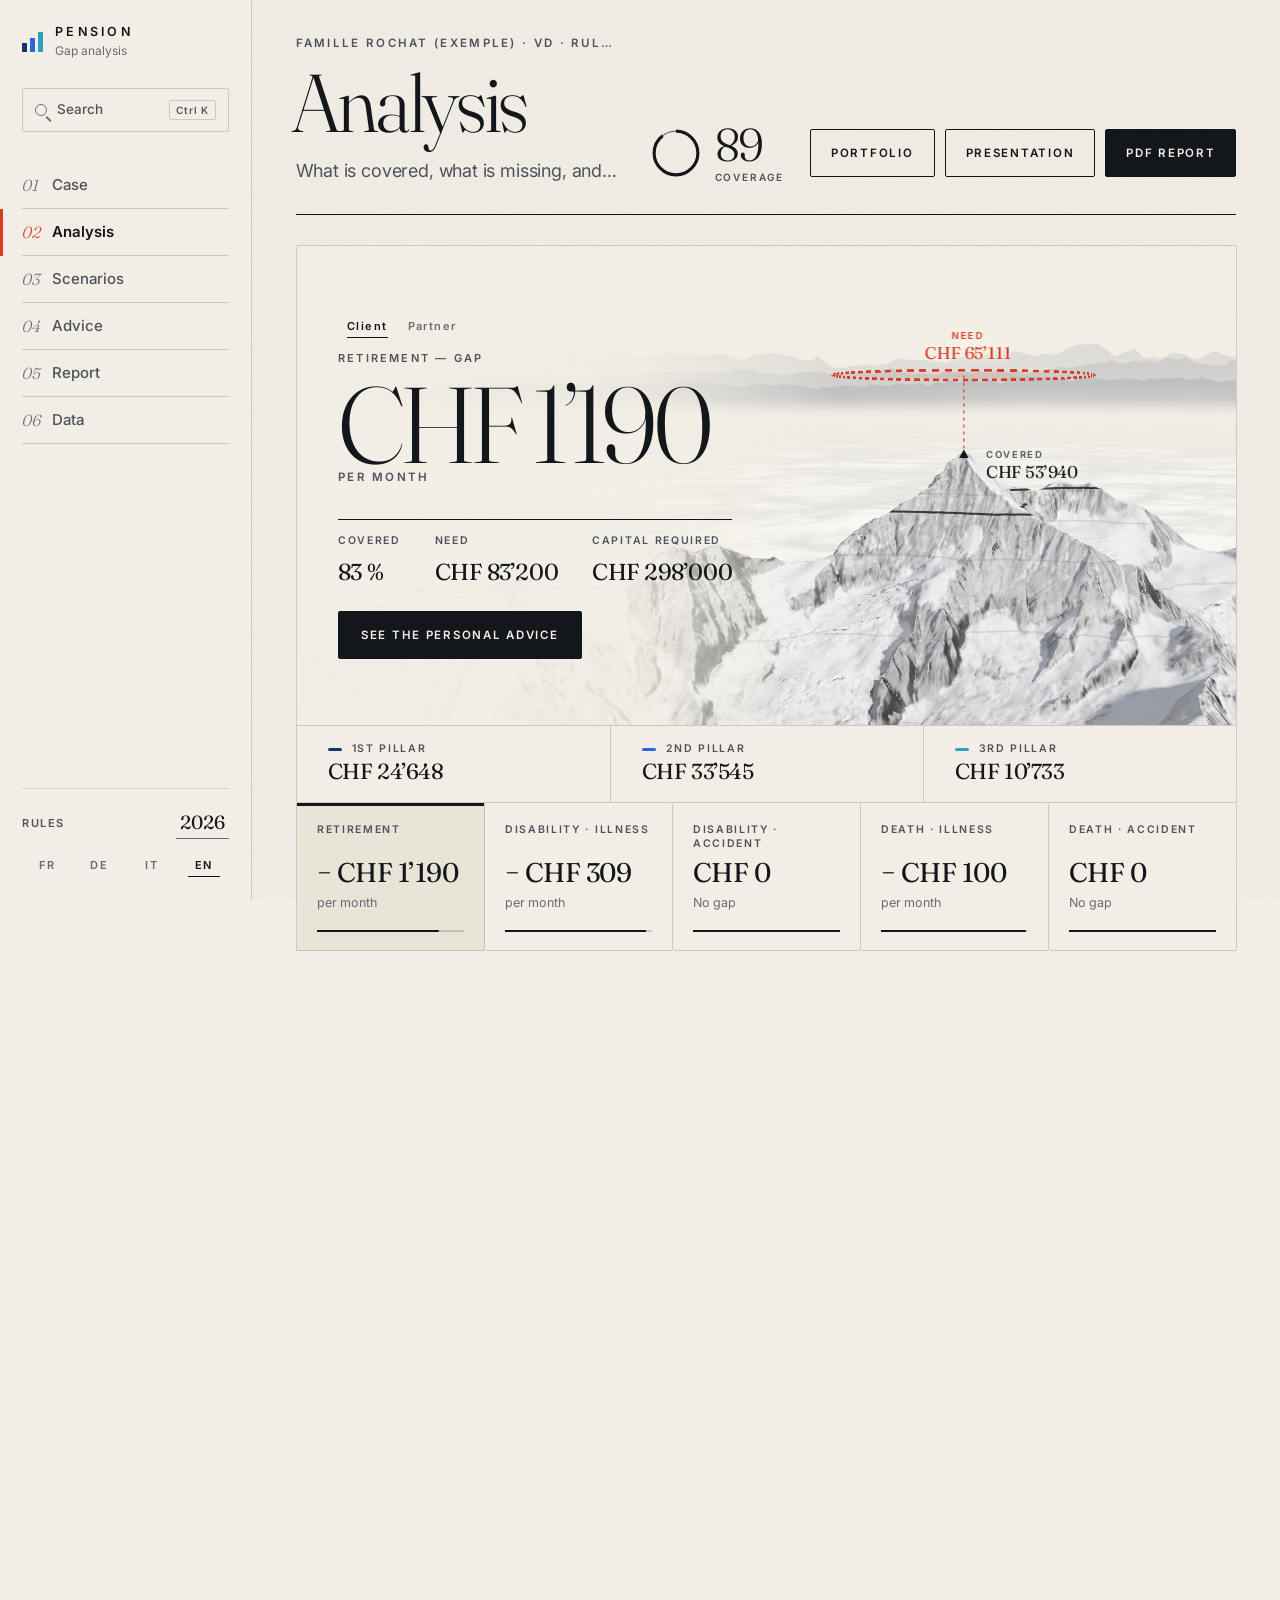
<file: web/index.html>
<!doctype html>
<html lang="fr">
<head>
<meta charset="utf-8">
<meta name="viewport" content="width=device-width, initial-scale=1, maximum-scale=1, user-scalable=no, viewport-fit=cover">
<meta name="color-scheme" content="light dark">
<meta name="theme-color" content="#0a0d12" media="(prefers-color-scheme: dark)">
<meta name="theme-color" content="#f2eee5" media="(prefers-color-scheme: light)">
<meta name="apple-mobile-web-app-capable" content="yes">
<meta name="apple-mobile-web-app-status-bar-style" content="black-translucent">
<meta name="apple-mobile-web-app-title" content="Prévoyance">
<meta name="robots" content="noindex">
<title>Prévoyance — analyse des lacunes</title>
<link rel="manifest" href="manifest.webmanifest">
<link rel="icon" href="images/icone-192.png">
<link rel="apple-touch-icon" href="images/icone-180.png">
<link rel="preload" href="polices/inter-normal-latin.woff2" as="font" type="font/woff2" crossorigin>
<link rel="preload" href="polices/fraunces-normal-latin.woff2" as="font" type="font/woff2" crossorigin>
<!-- le terrain du relief (navigateur d'ordinateur ; un téléphone charge la version légère) -->
<link rel="preload" href="images/terrain/weisshorn.png" as="image" media="(pointer: fine)">
<link rel="preload" href="images/terrain/weisshorn-photo.webp" as="image" media="(pointer: fine)">
<link rel="stylesheet" href="polices/polices.css">
<!-- Les feuilles d'origine sont rangées dans la couche « socle » : l'app iPhone / iPad s'y tient. Dans le navigateur,
     la peau « carte » (carte.css, hors couche) passe toujours devant ; « force », déclarée avant le socle, reprend ce
     qu'il impose avec !important. -->
<style>
@layer force, socle;
@import url("app.css") layer(socle);
@import url("vues.css") layer(socle);
@import url("apple.css") layer(socle);
@import url("haut.css") layer(socle);
@import url("verre.css") layer(socle);
@import url("bureau.css") layer(socle);
@import url("plus.css") layer(socle);
</style>
<link rel="stylesheet" href="carte.css">
<script type="module" src="src/app.js"></script>
</head>
<body>
<header class="barre">
  <div class="marque">
    <img src="images/icone-192.png" alt="" width="34" height="34">
    <div><b data-t="titre">Prévoyance</b><span data-t="sousTitre">Analyse des lacunes</span></div>
  </div>
  <button class="chercher" id="chercher" type="button"><span class="palette-loupe" aria-hidden="true"></span><span data-t="pa_bouton">Rechercher</span><kbd>Ctrl K</kbd></button>
  <nav class="onglets" id="onglets" role="tablist" aria-label="Vues"></nav>
  <div class="actions">
    <button class="lien" id="presentation" type="button" data-t="presentation">Présentation</button>
    <label class="choix-annee"><span data-t="regles">Règles</span><select id="annee" aria-label="Année des règles"></select></label>
    <div class="segments" id="langues" role="group" aria-label="Langue"></div>
  </div>
</header>

<main class="scene">
  <header class="entete-page" id="entete-page" hidden></header>
  <aside class="saisie" id="saisie" aria-label="Dossier du client"></aside>
  <section class="analyse" id="vue" aria-live="polite"></section>
</main>
<div class="bascule-panneau" id="panneaux" role="group"></div>
</body>
</html>
</file>
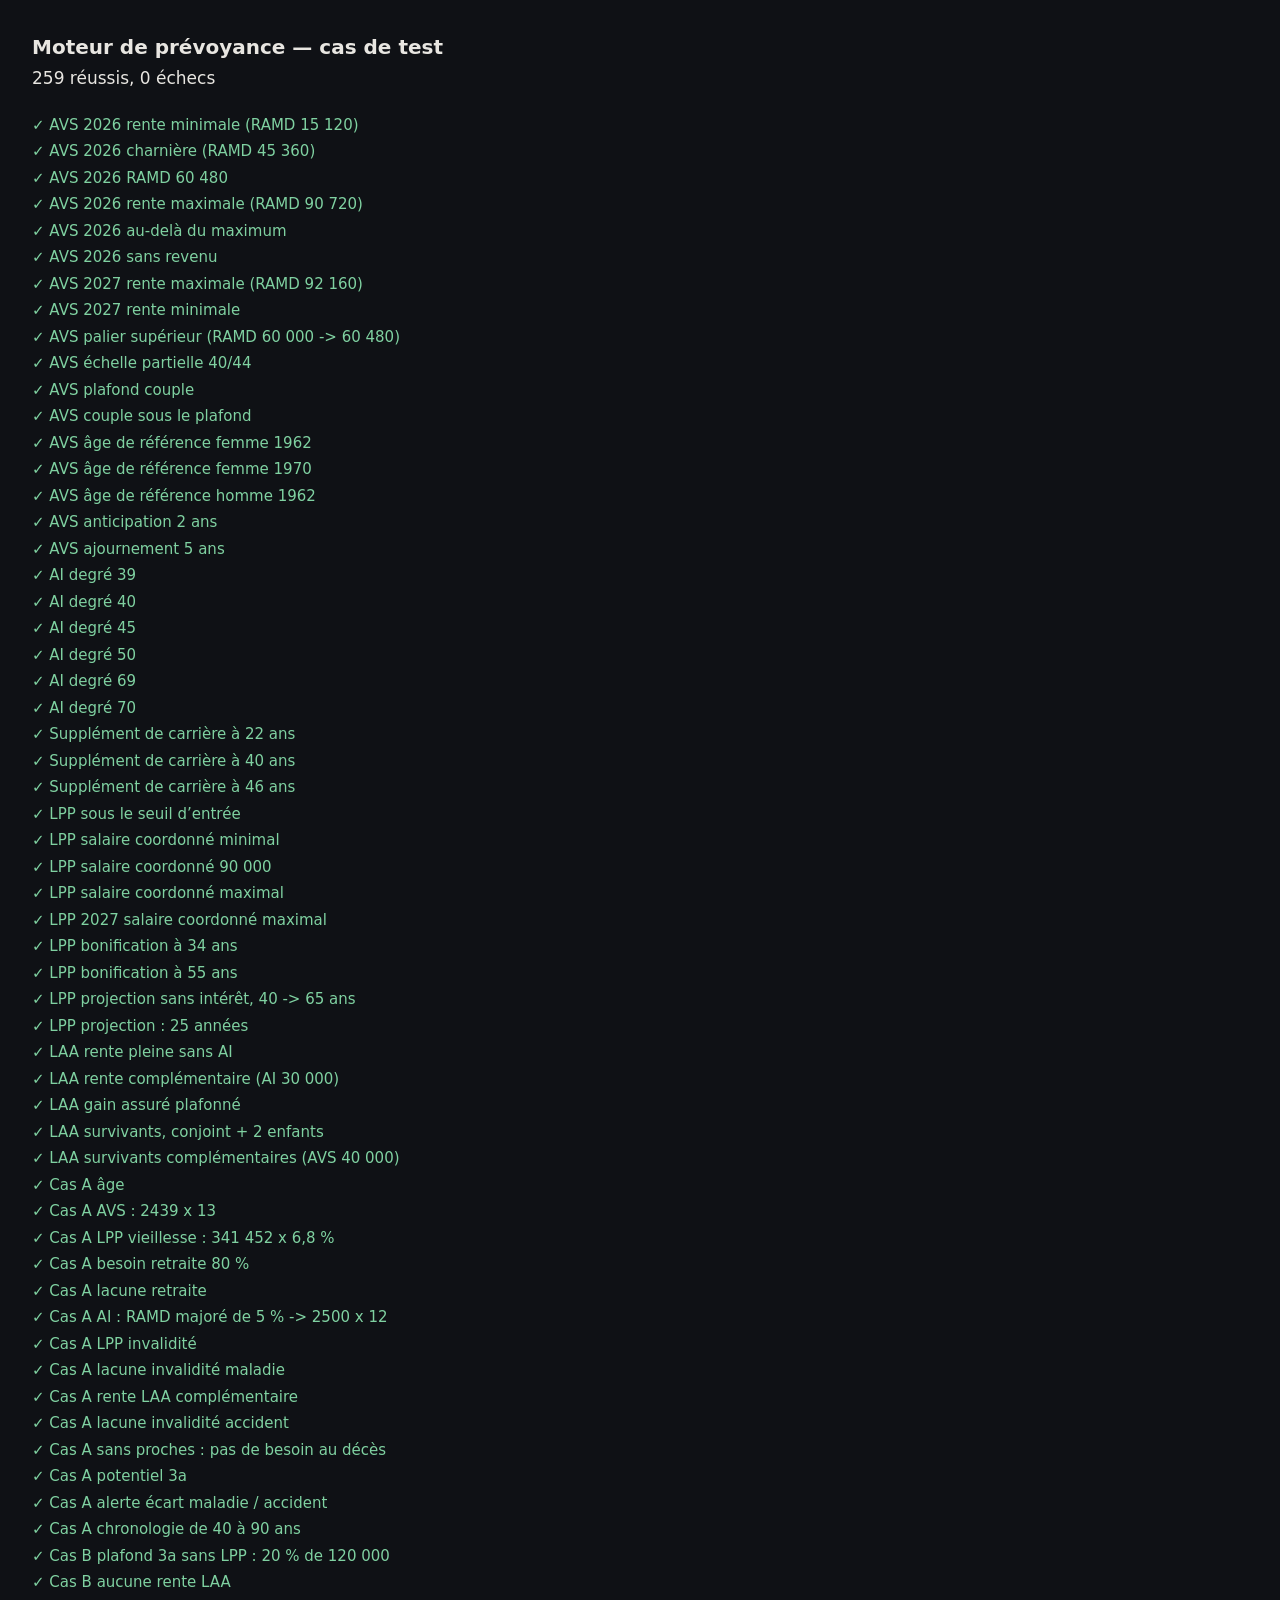
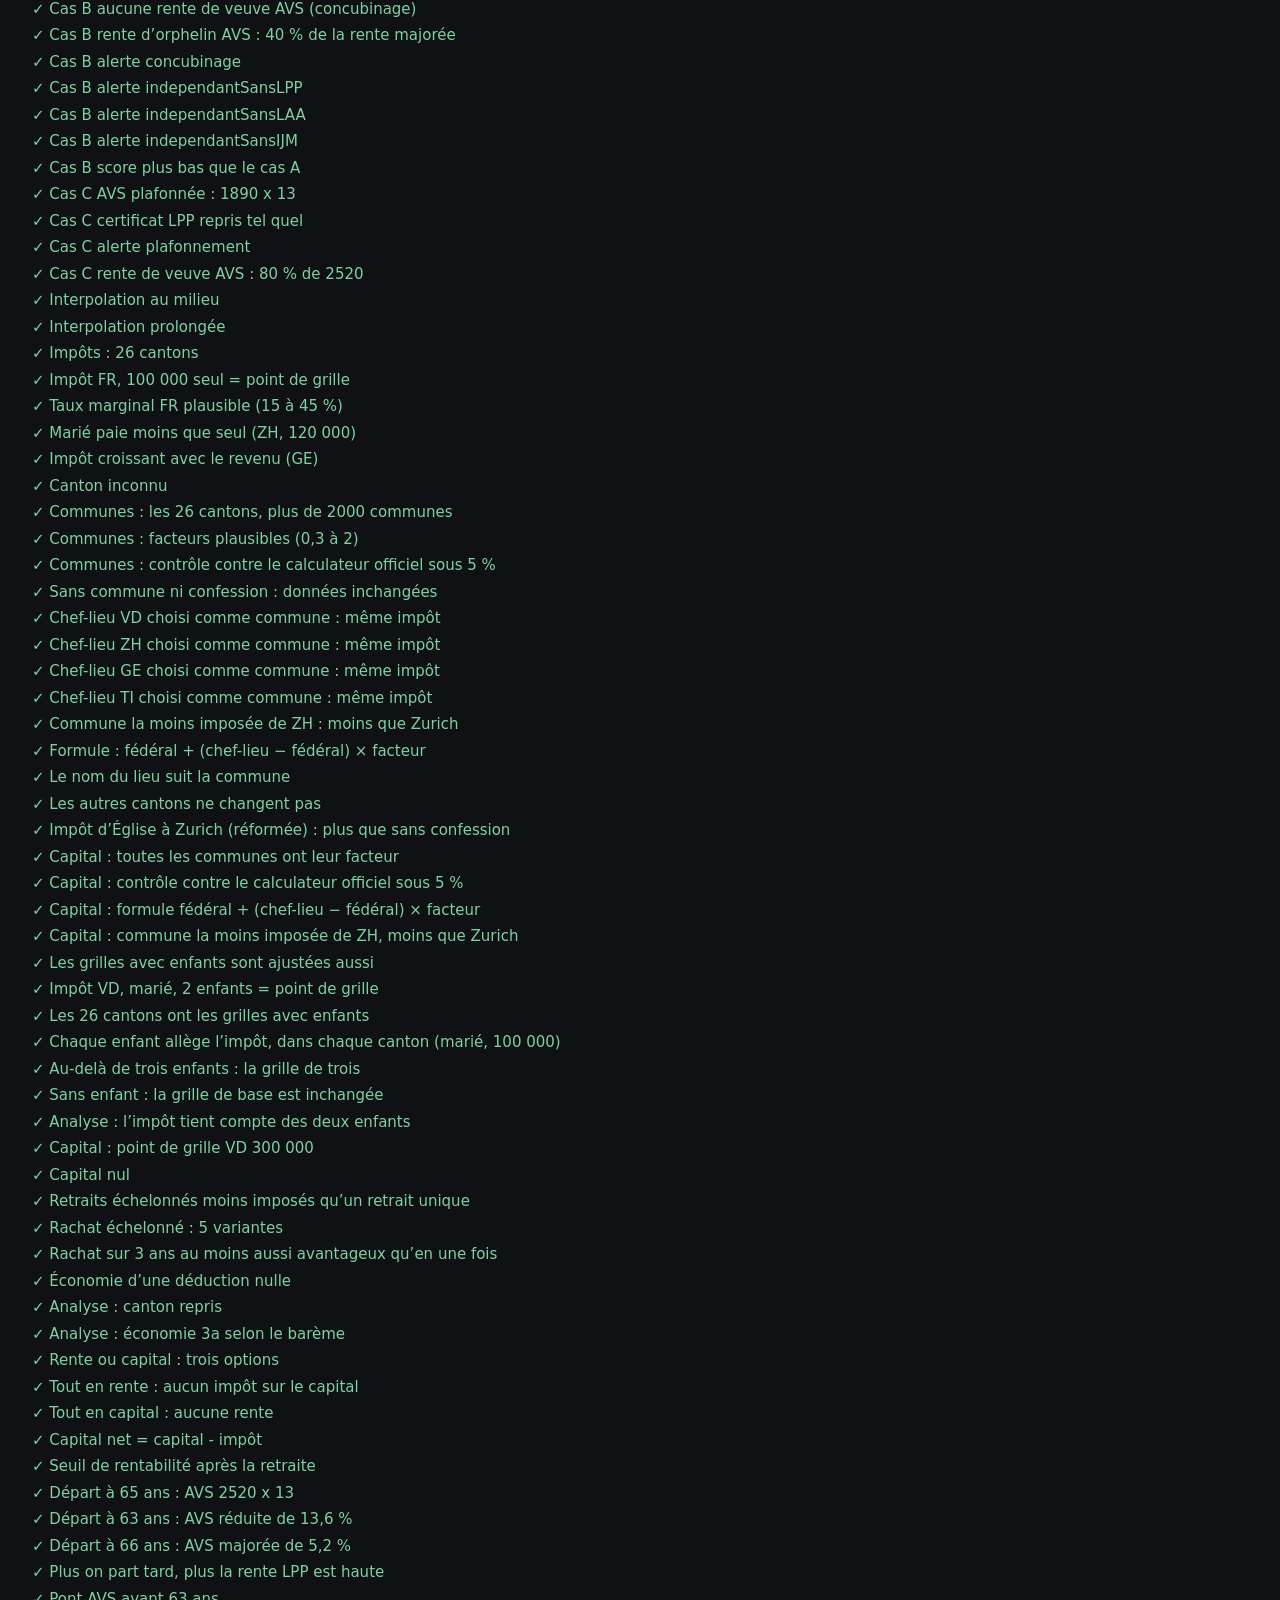
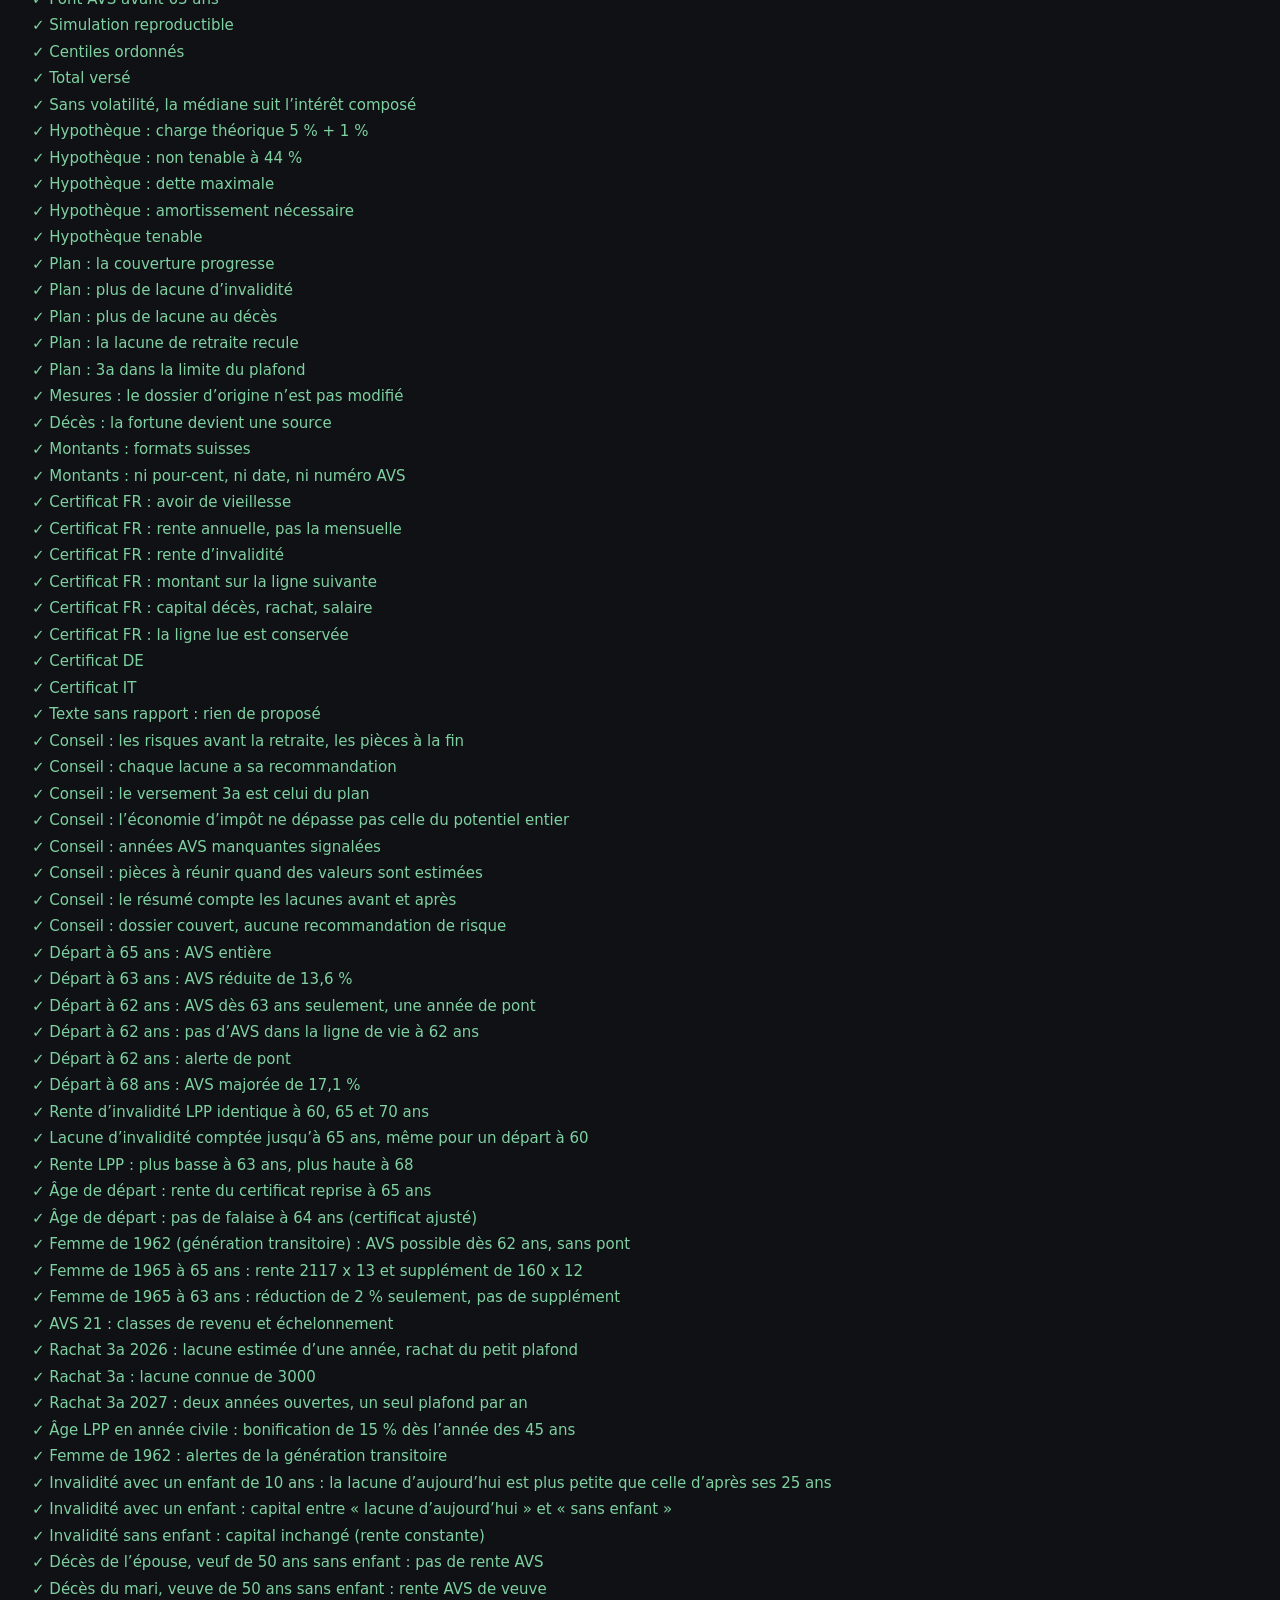
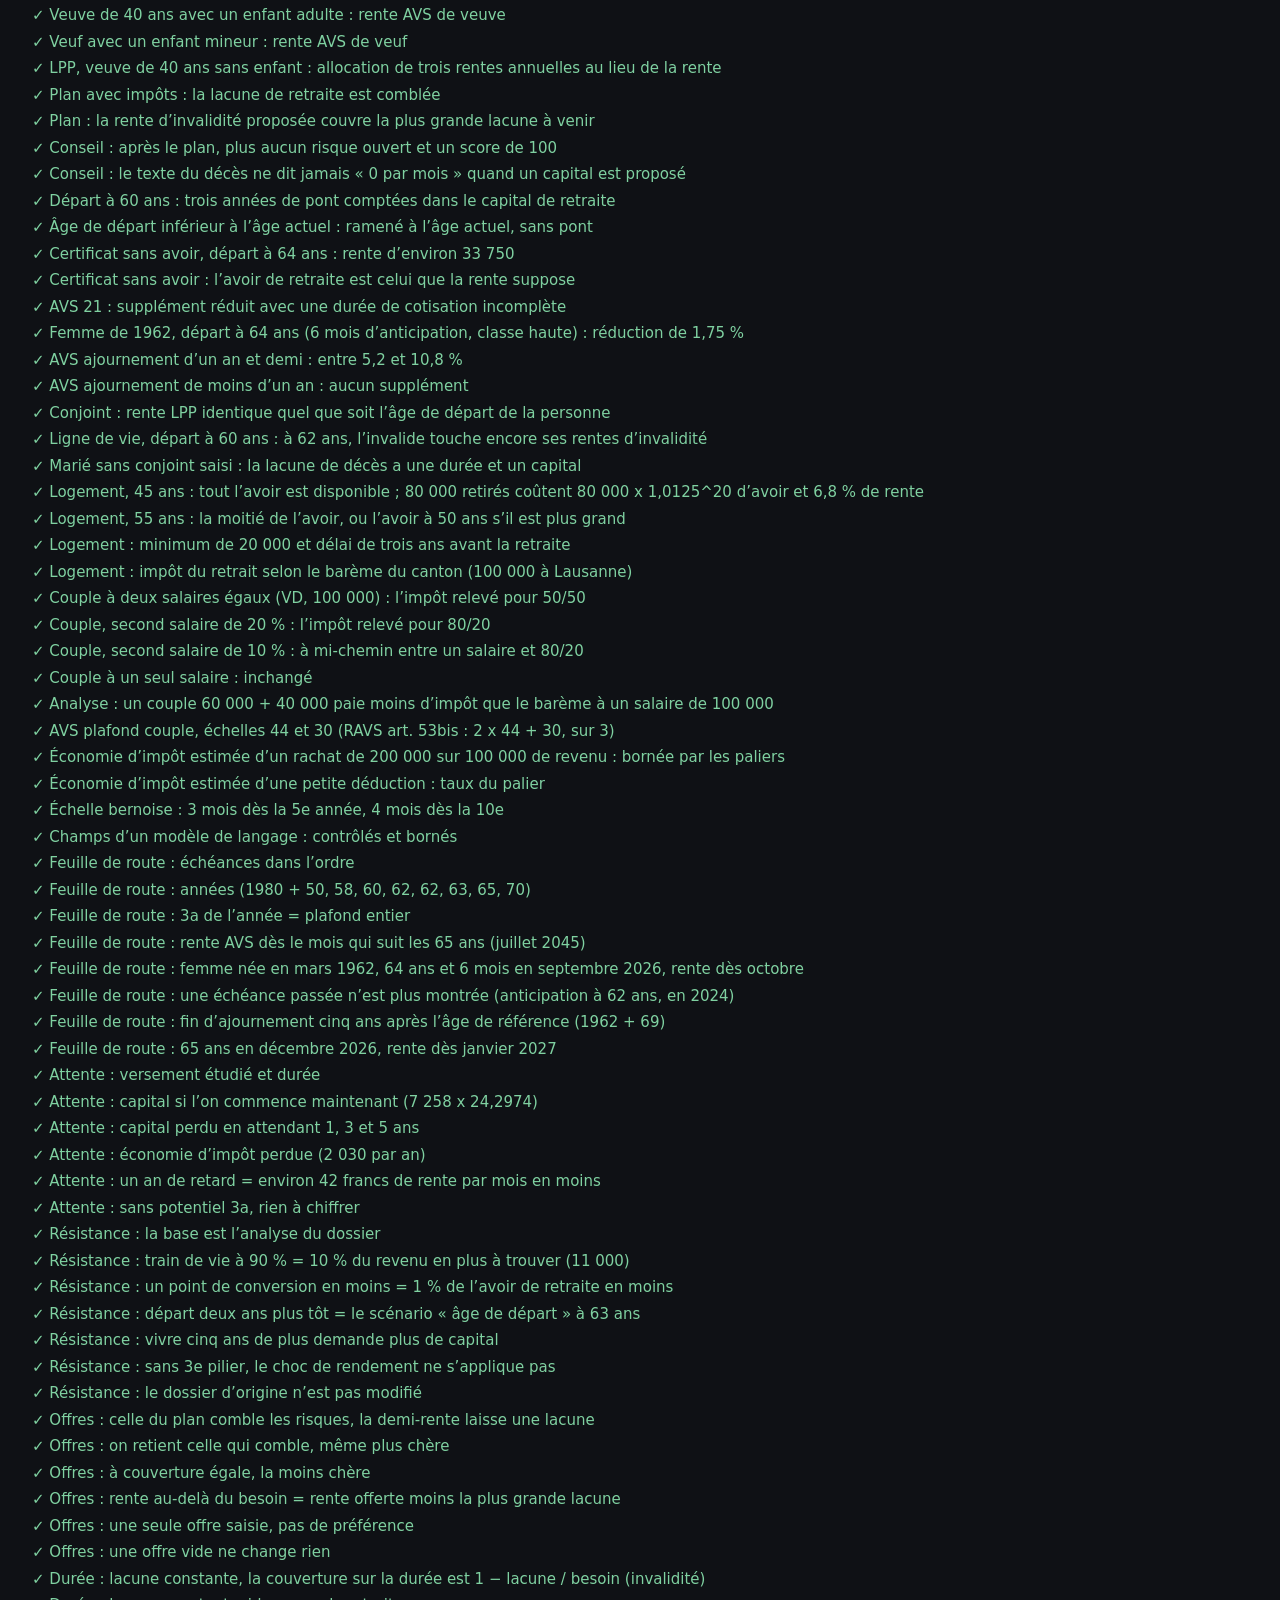
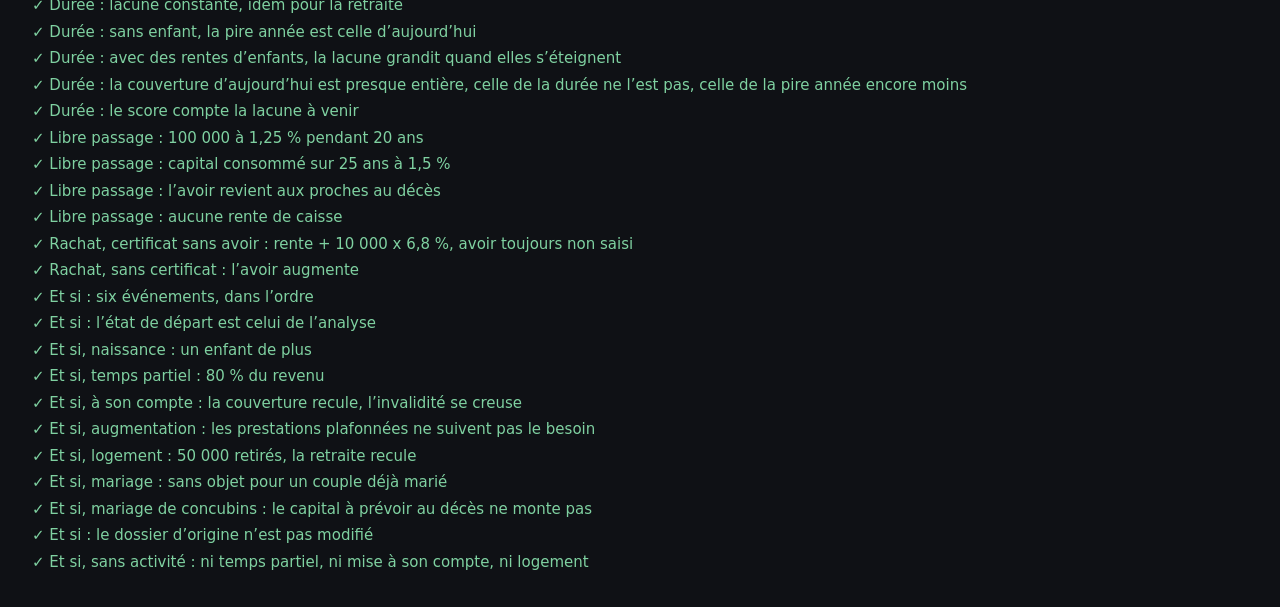
<file: moteur/tests/index.html>
<!doctype html>
<html lang="fr">
<meta charset="utf-8">
<title>Moteur de prévoyance — cas de test</title>
<style>
  body { font: 15px/1.5 system-ui, sans-serif; margin: 32px; background: #0f1115; color: #e8e6e1; }
  h1 { font-size: 20px; margin: 0 0 4px; }
  #bilan { font-size: 17px; margin: 0 0 20px; }
  li { list-style: none; padding: 2px 0; }
  .ok { color: #7fd1a1; } .ko { color: #ff8a7a; font-weight: 600; }
  ul { padding: 0; margin: 0; }
</style>
<h1>Moteur de prévoyance — cas de test</h1>
<p id="bilan">Calcul…</p>
<ul id="liste"></ul>
<script type="module">
  import { cas, casScenarios } from './cas.js';
  import { regles, impots, communes } from '../src/index.js';

  const liste = document.getElementById('liste');
  const identique = (a, b, t) => typeof a === 'number' && typeof b === 'number' ? Math.abs(a - b) <= t : JSON.stringify(a) === JSON.stringify(b);
  let reussis = 0;
  const echecs = [];
  try {
    const egal = (nom, obtenu, attendu, tolerance = 0) => {
      const ok = identique(obtenu, attendu, tolerance);
      if (ok) reussis += 1; else echecs.push(nom);
      const li = document.createElement('li');
      li.className = ok ? 'ok' : 'ko';
      li.textContent = (ok ? '✓ ' : '✗ ') + nom + (ok ? '' : ` — obtenu ${JSON.stringify(obtenu)}, attendu ${JSON.stringify(attendu)}`);
      liste.append(li);
    };
    const donnees = { r26: await regles(2026), r27: await regles(2027), i26: await impots(2026), c26: await communes(2026) };
    cas(egal, donnees);
    casScenarios(egal, donnees);
  } catch (erreur) {
    echecs.push('exception : ' + erreur.message);
    const li = document.createElement('li');
    li.className = 'ko';
    li.textContent = '✗ ' + erreur.stack;
    liste.append(li);
  }
  document.getElementById('bilan').textContent = `${reussis} réussis, ${echecs.length} échecs`;
  window.__tests = { reussis, echecs };
</script>
</html>
</file>
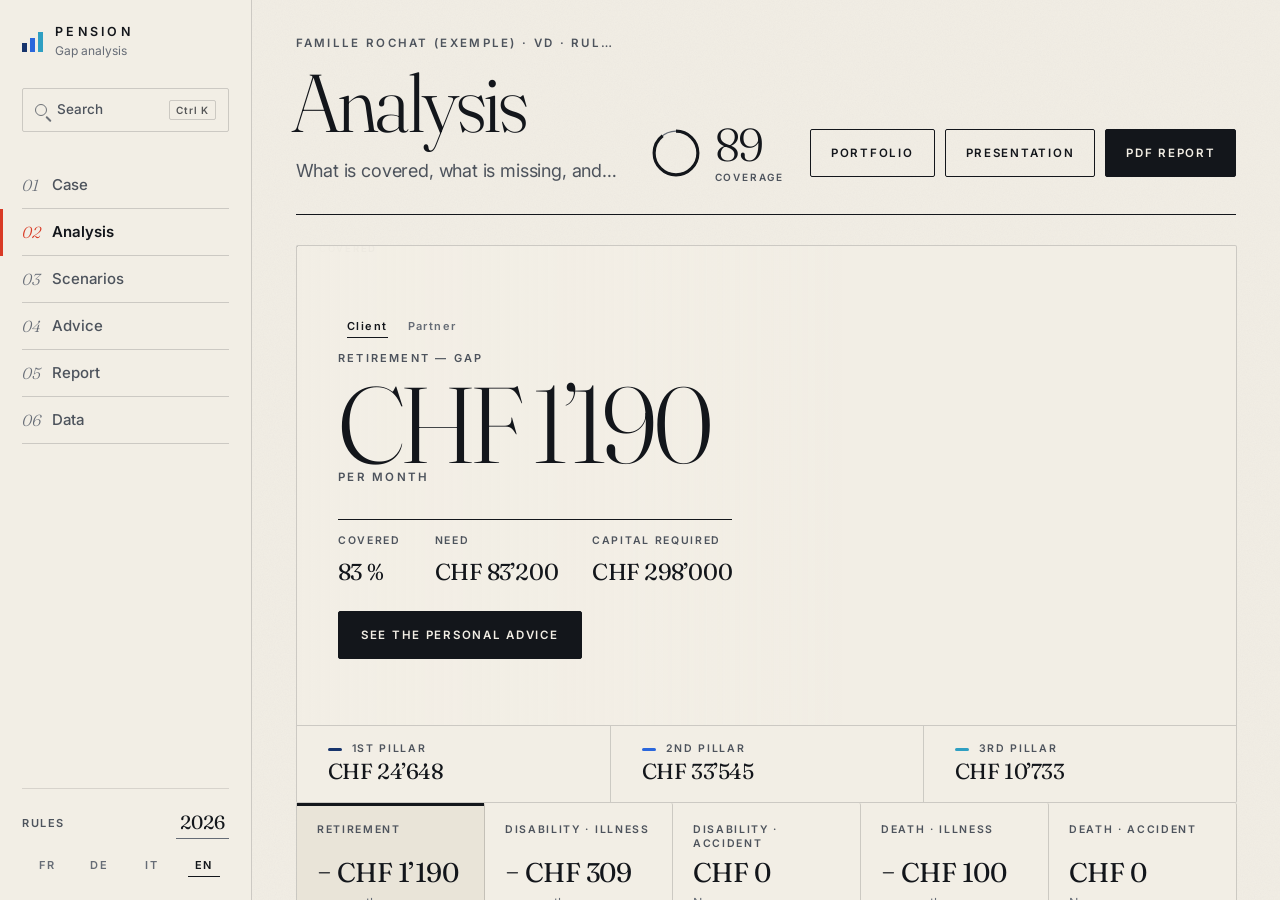
<file: outils/cadre.html>
<!doctype html>
<html lang="fr">
<head>
<meta charset="utf-8">
<meta name="color-scheme" content="light dark">
<title>Cadre de capture</title>
<!-- Cadre de capture : montre une page dans un cadre de la taille voulue, pour la photographier avec Edge sans fenêtre.
     Deux raisons : une capture d'Edge part toujours du haut du document (une page qui a défilé y paraît vide), et sa
     fenêtre ne descend pas sous 500 px de large. Ici la page défile dans son cadre, à la largeur d'un vrai téléphone.
     Usage : cadre.html?l=390&h=844&u=/web/bienvenue.html%3Ffige%26recit%3D0.5 -->
<style>
  html, body { margin: 0; height: 100%; background: #777; overflow: hidden; }
  iframe { position: fixed; left: 0; top: 0; border: 0; background: #fff; }
</style>
</head>
<body>
<script>
  const q = new URLSearchParams(location.search), cadre = document.createElement('iframe');
  cadre.style.width = q.get('l') ? q.get('l') + 'px' : '100%';
  cadre.style.height = q.get('h') ? q.get('h') + 'px' : '100%';
  cadre.src = q.get('u') || '/web/index.html';
  document.body.append(cadre);
</script>
</body>
</html>
</file>
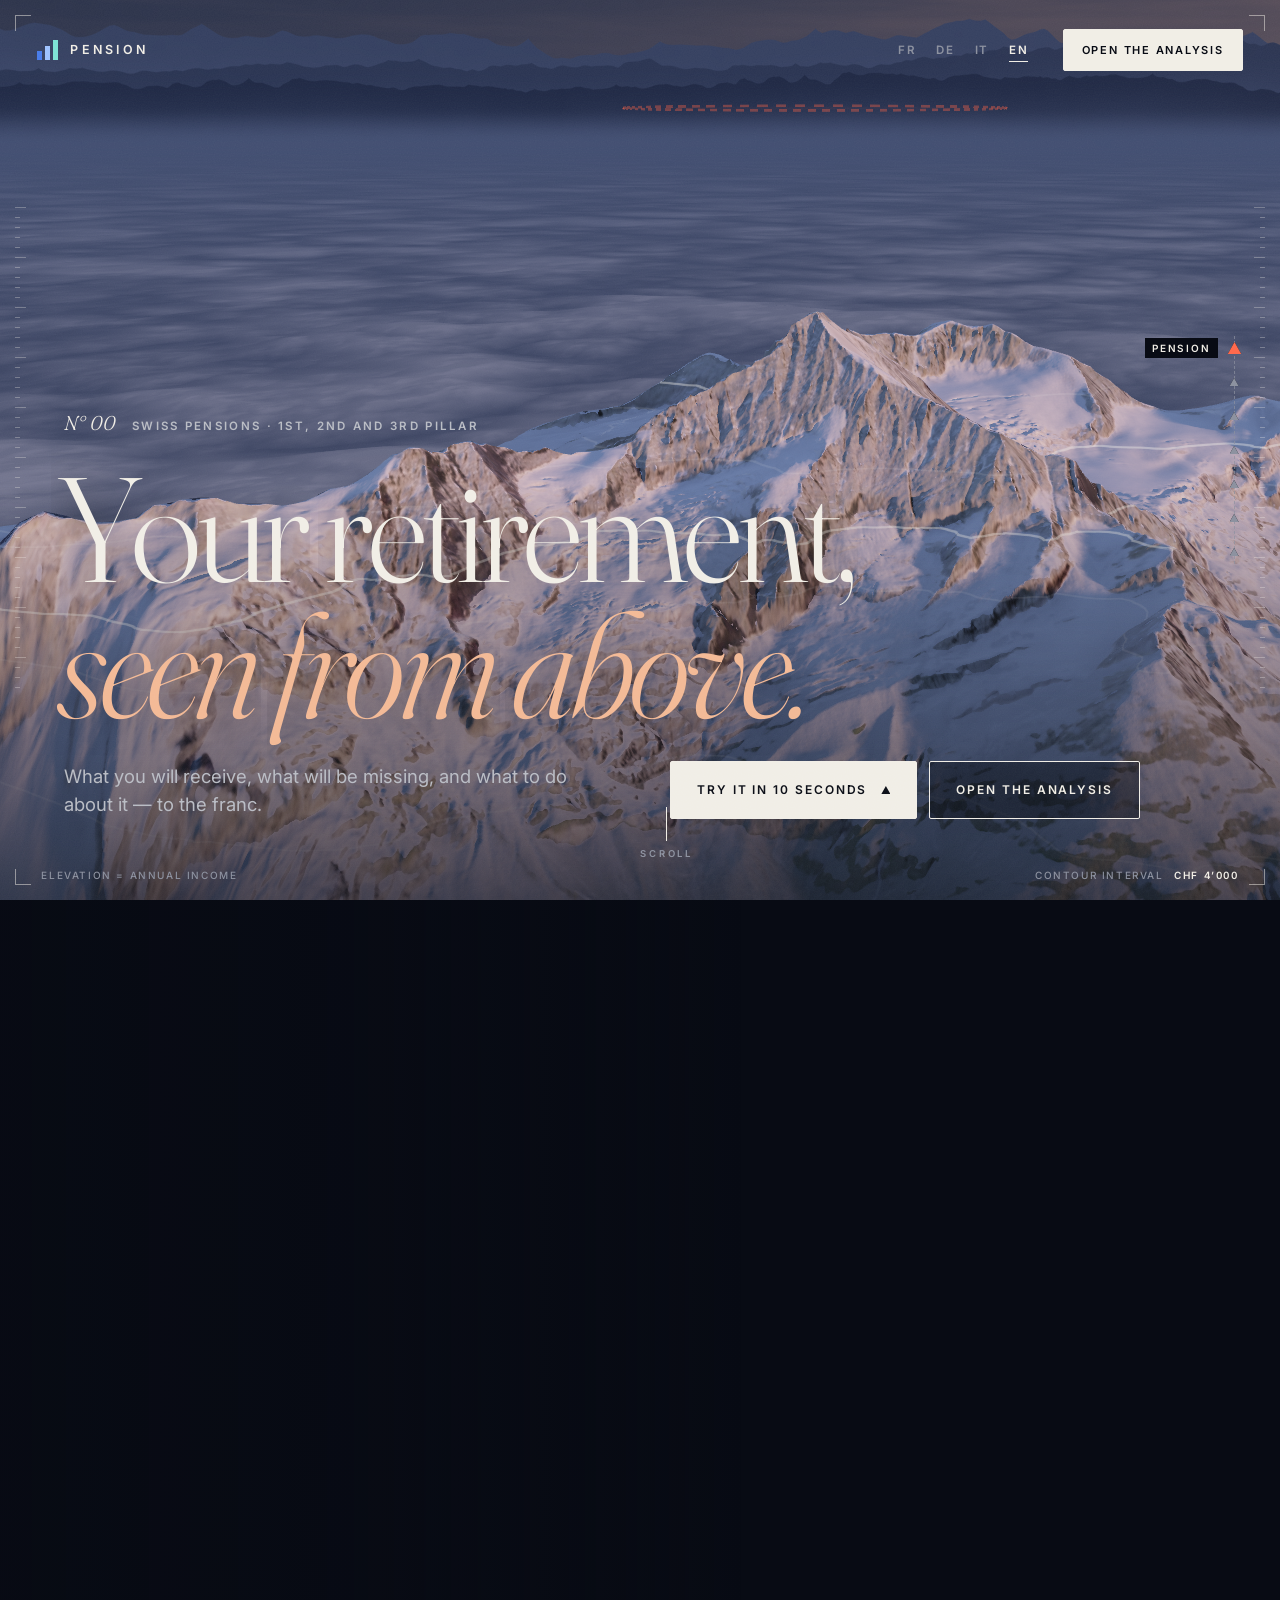
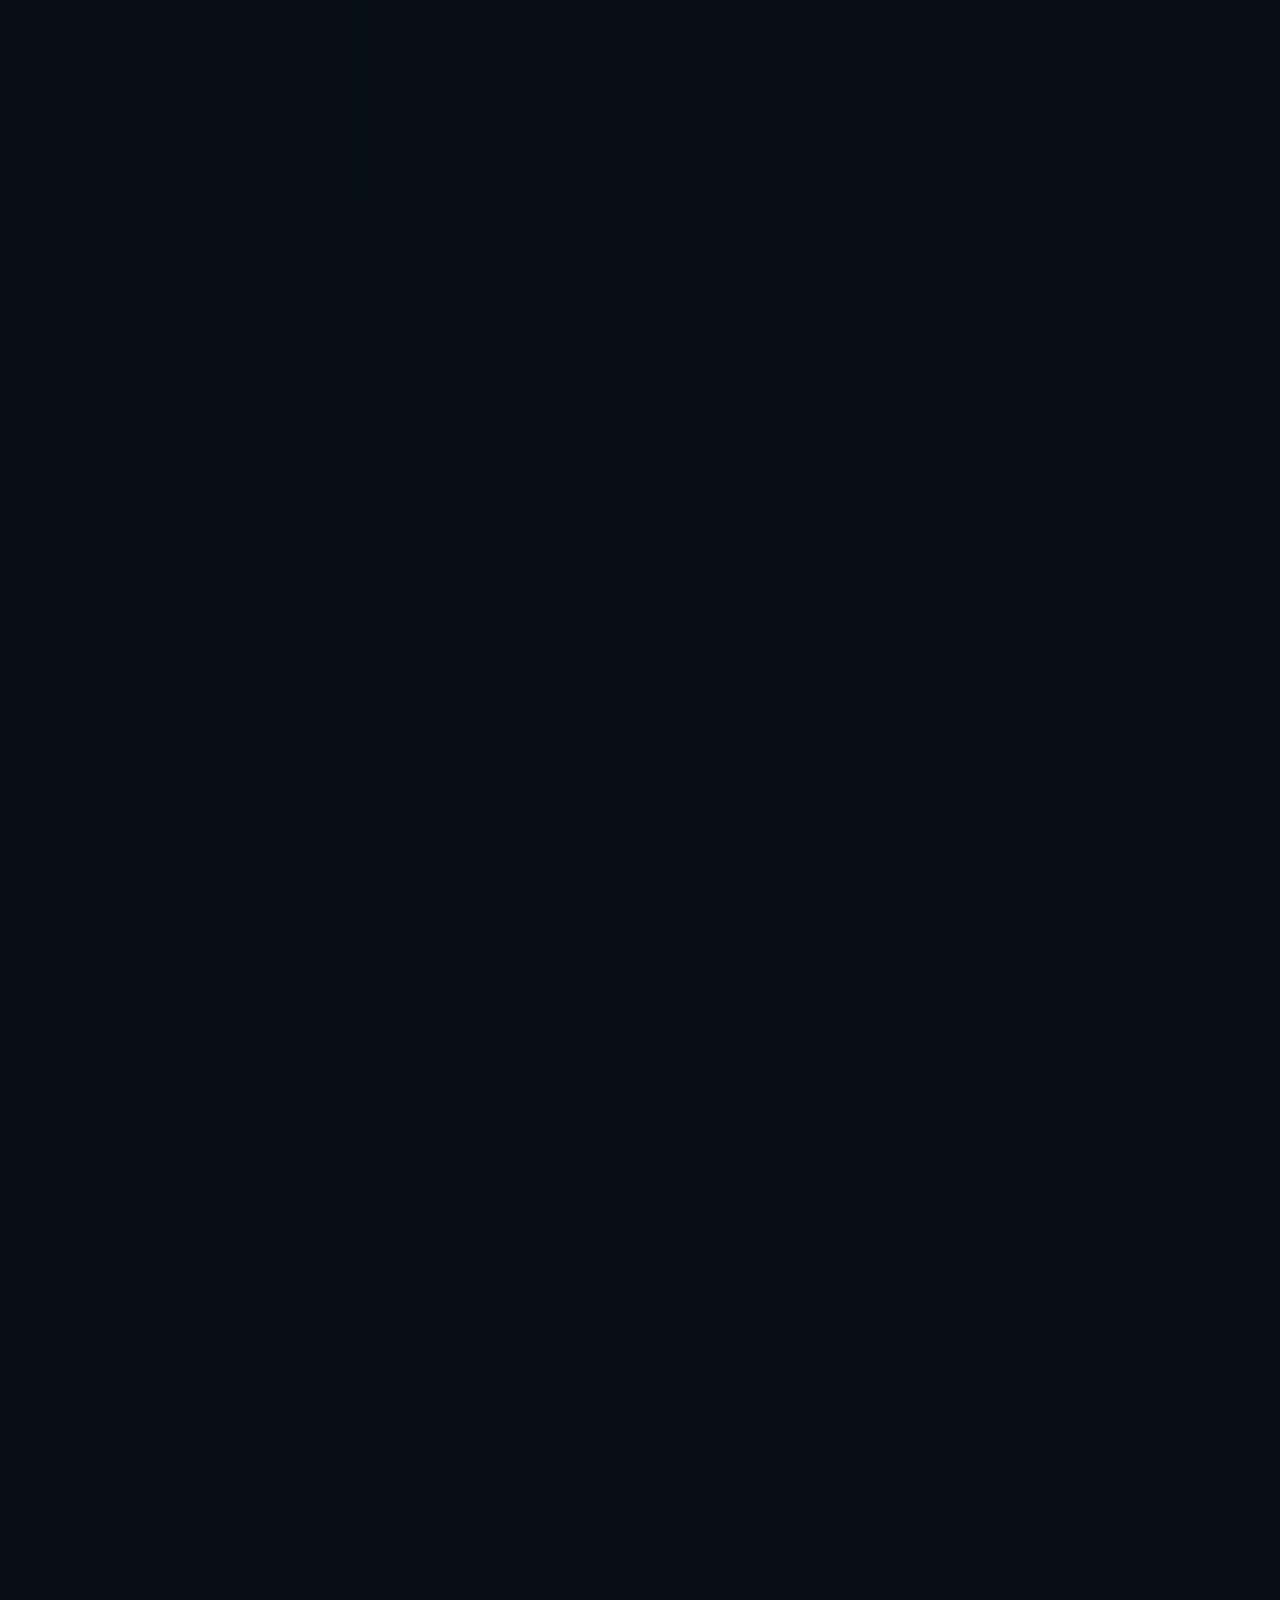
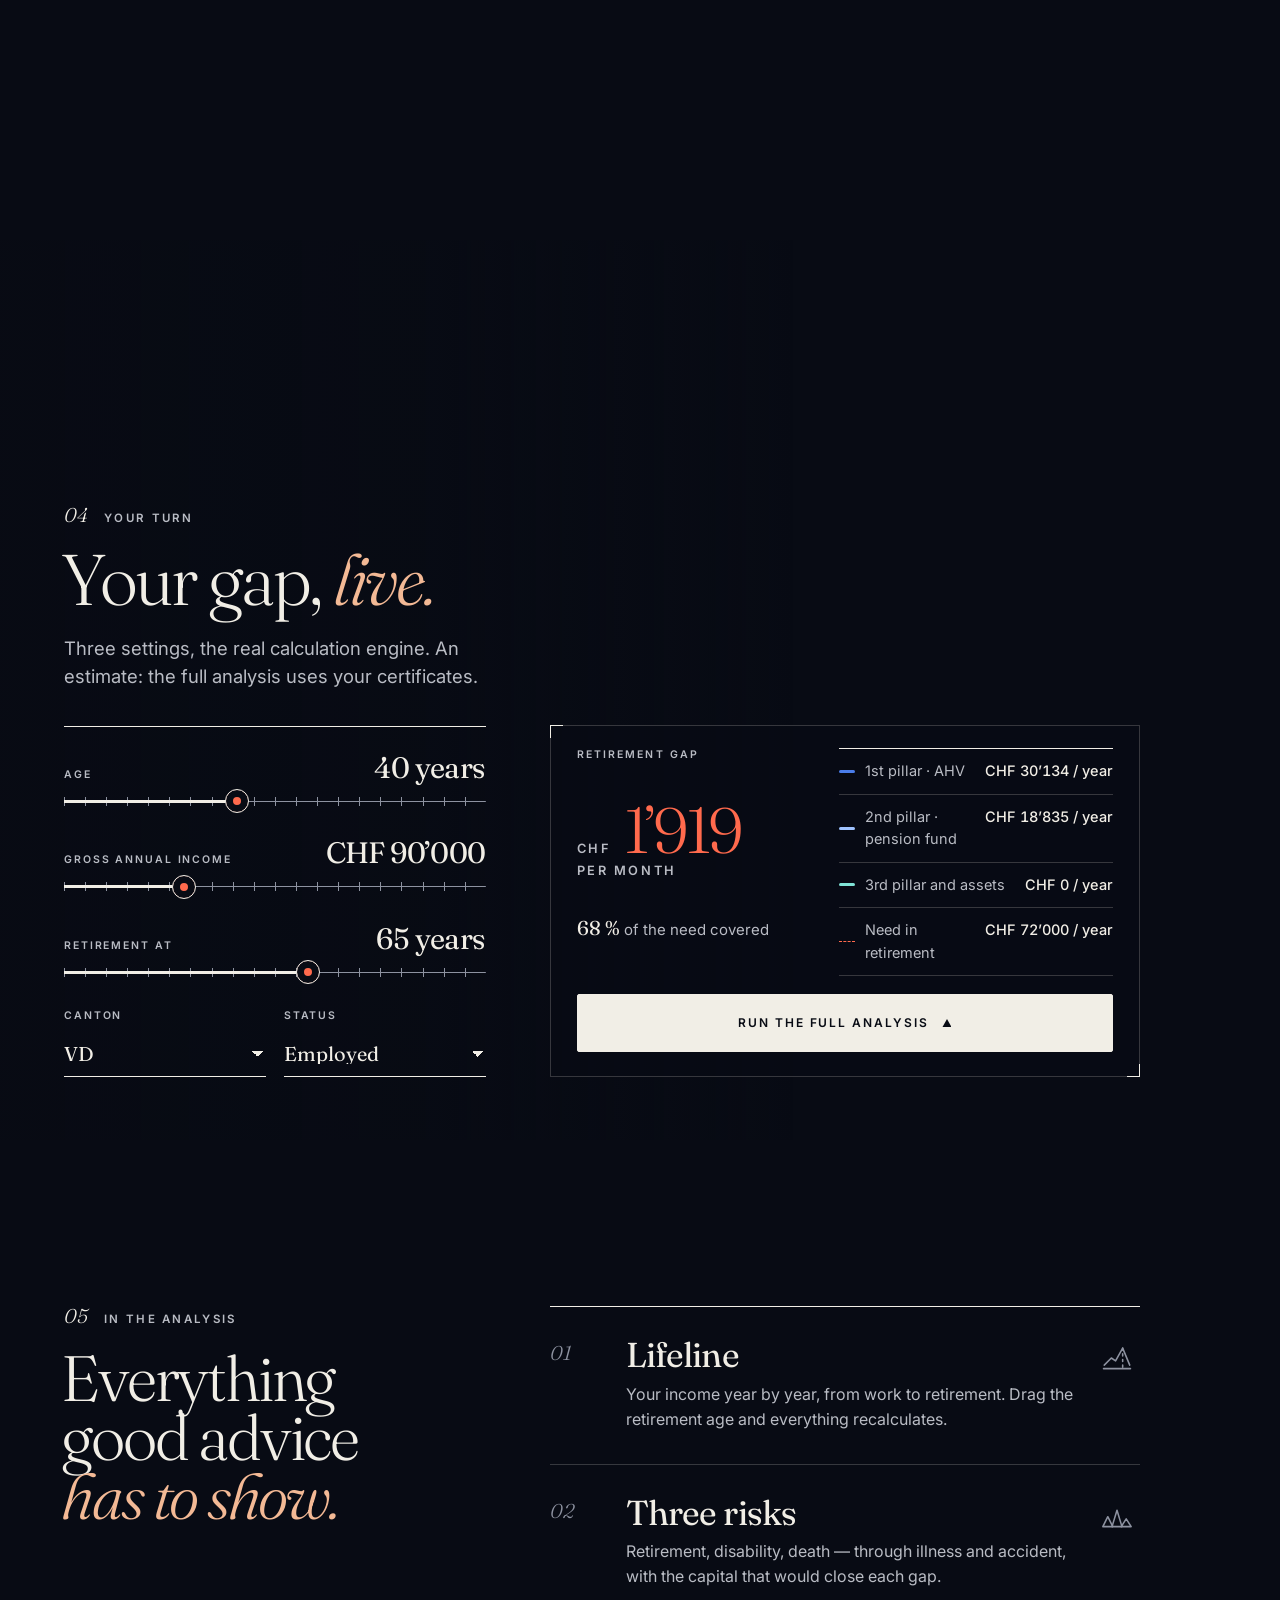
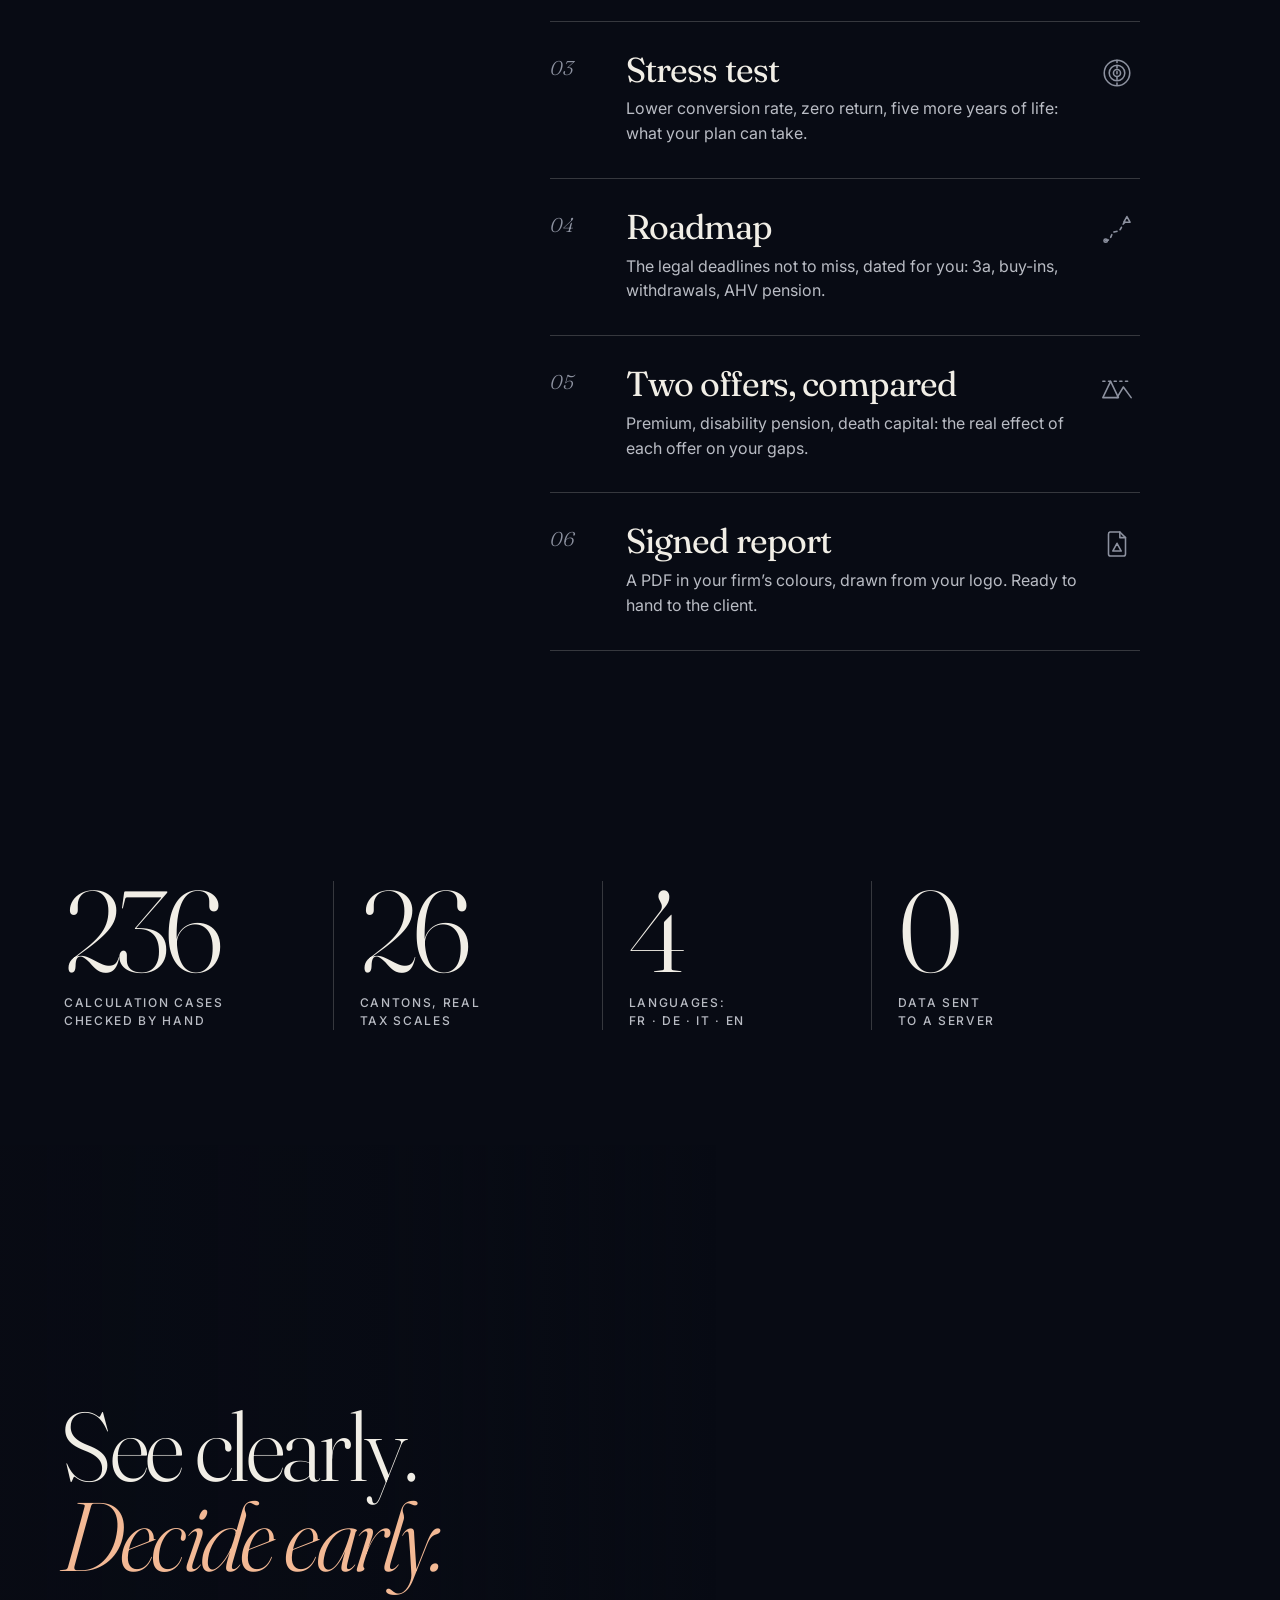
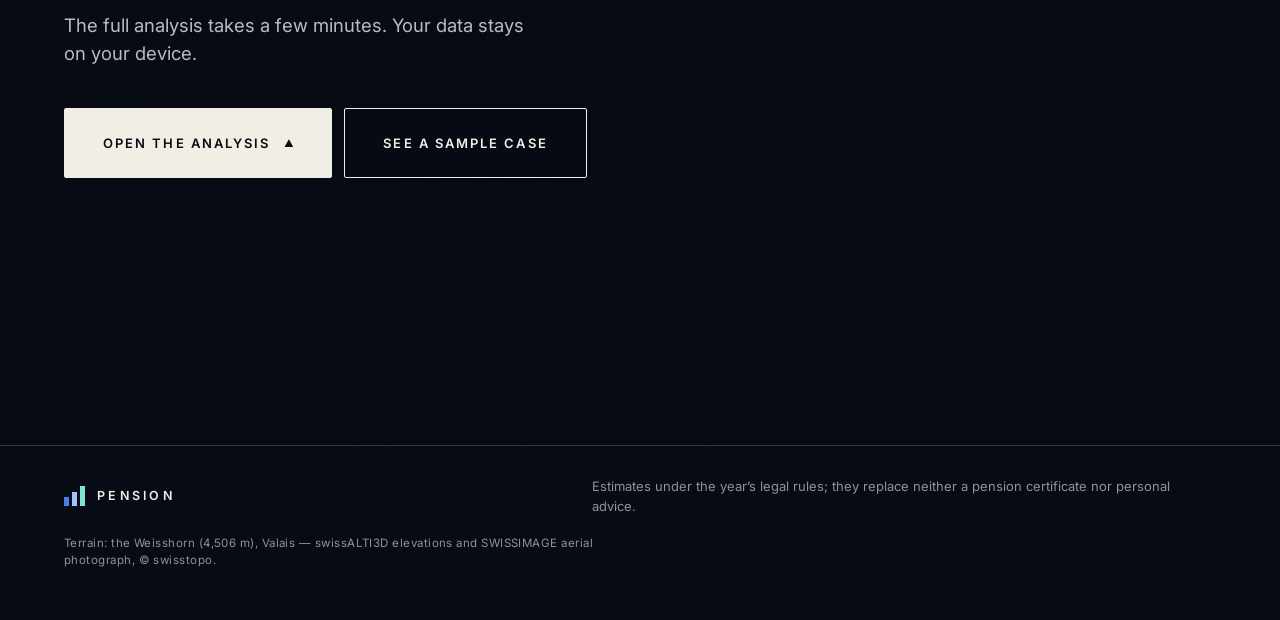
<file: web/bienvenue.html>
<!doctype html>
<html lang="fr">
<head>
<meta charset="utf-8">
<meta name="viewport" content="width=device-width, initial-scale=1, viewport-fit=cover">
<meta name="color-scheme" content="dark">
<meta name="theme-color" content="#080b14">
<meta name="robots" content="noindex">
<title>Prévoyance — votre retraite, vue d’en haut</title>
<meta name="description" content="L’analyse de prévoyance suisse : les trois piliers, la lacune chiffrée au franc près, un plan daté.">
<link rel="manifest" href="manifest.webmanifest">
<link rel="icon" href="images/icone-192.png">
<link rel="apple-touch-icon" href="images/icone-180.png">
<link rel="preload" href="polices/fraunces-normal-latin.woff2" as="font" type="font/woff2" crossorigin>
<link rel="preload" href="polices/inter-normal-latin.woff2" as="font" type="font/woff2" crossorigin>
<link rel="stylesheet" href="polices/polices.css">
<link rel="preload" href="images/terrain/weisshorn.png" as="image" media="(pointer: fine)">
<link rel="preload" href="images/terrain/weisshorn-photo.webp" as="image" media="(pointer: fine)">
<link rel="stylesheet" href="bienvenue.css?v=7">
<script src="src/pret.js?v=7"></script>
<script type="module" src="src/bienvenue.js?v=7"></script>
</head>
<body>
<!-- Le relief : un vrai sommet (le Weisshorn), éclairé et calculé en direct. Son altitude est un revenu annuel. -->
<canvas class="relief" id="relief" aria-hidden="true"></canvas>

<!-- Le cadre de la carte : coins, graduations, légende. Décor, sans rôle. -->
<div class="cadre" aria-hidden="true">
  <i class="coin hg"></i><i class="coin hd"></i><i class="coin bg"></i><i class="coin bd"></i>
  <i class="regle gauche"></i><i class="regle droite"></i>
  <p class="cadre-note gauche"><span data-t="l_altitude">Altitude = revenu annuel</span></p>
  <p class="cadre-note droite"><span data-t="l_equi">Équidistance des courbes</span> <b id="equidistance">CHF 4’000</b></p>
</div>

<!-- Les repères posés sur le relief : sommet, besoin, dénivelé. Placés par le script, à chaque image. -->
<div class="reperes" id="reperes" aria-hidden="true">
  <p class="repere sommet" id="rep-sommet"><i></i><span data-t="l_atteint">Revenu garanti</span><b id="rep-sommet-n"></b></p>
  <p class="repere besoin" id="rep-besoin"><i></i><span data-t="s_besoin">Besoin à la retraite</span><b id="rep-besoin-n"></b></p>
  <p class="repere ecart" id="rep-ecart"><span data-t="l_lacune">Lacune</span><b id="rep-ecart-n"></b></p>
  <p class="repere etage" id="rep-e1"><span data-t="s_p1">1er pilier · AVS</span></p>
  <p class="repere etage" id="rep-e2"><span data-t="s_p2">2e pilier · caisse de pension</span></p>
  <p class="repere etage" id="rep-e3"><span data-t="s_p3">3e pilier et fortune</span></p>
  <svg class="denivele" id="rep-trait"><line x1="0" y1="0" x2="0" y2="0"/></svg>
  <svg class="voie" id="rep-voie"><path d=""/></svg>
  <i class="arrivee" id="rep-arrivee"></i>
</div>

<div class="chargement" id="chargement" aria-hidden="true">
  <svg viewBox="0 0 200 200">
    <path d="M100 24c38 0 70 26 74 66 4 42-28 84-74 86-44 2-78-34-76-78 2-40 36-74 76-74z"/>
    <path d="M100 48c28 0 50 18 52 46 2 30-22 58-52 58-30 0-54-24-52-54 2-28 24-50 52-50z"/>
    <path d="M100 72c16 0 28 10 30 26 2 16-12 32-30 32s-32-14-30-30c2-16 14-28 30-28z"/>
    <path d="M100 92c6 0 10 4 10 9s-4 9-10 9-10-4-10-9 4-9 10-9z"/>
  </svg>
  <p><span data-t="l_charge">Levé du relief</span><b id="chargement-n">0</b></p>
</div>

<header class="haut" id="haut">
  <a class="griffe" href="#top" aria-label="Prévoyance"><i aria-hidden="true"></i><span data-t="marque">Prévoyance</span></a>
  <div class="langues" id="langues" role="group" aria-label="Langue"></div>
  <a class="bouton plein petit" href="index.html"><span data-t="ouvrir">Ouvrir l’analyse</span></a>
</header>

<nav class="itineraire" id="itineraire" aria-hidden="true"></nav>

<main>
  <section class="hero" id="top" data-repere="c0_sur">
    <p class="sur voir"><b>N° 00</b><span data-t="c0_sur">Prévoyance suisse · 1er, 2e et 3e pilier</span></p>
    <h1 data-t="c0_titre" data-mots>Votre retraite,<br><em>vue d’en haut.</em></h1>
    <div class="hero-pied">
      <p class="chapo voir" data-t="c0_texte">Ce que vous toucherez, ce qu’il manquera, et ce qu’il faut faire — chiffré au franc près.</p>
      <p class="actions voir">
        <a class="bouton plein" href="#essai"><span data-t="essayer">Essayer en 10 secondes</span></a>
        <a class="bouton fil" href="index.html"><span data-t="ouvrir">Ouvrir l’analyse</span></a>
      </p>
    </div>
    <p class="defiler voir" aria-hidden="true"><i></i><span data-t="defiler">Défiler</span></p>
  </section>

  <section class="recit" id="recit" aria-label="Présentation">
    <div class="recit-cadre">
      <article class="chapitre" data-repere="c1_sur">
        <p class="sur"><b>01</b><span data-t="c1_sur">Le point de départ</span></p>
        <h2 data-t="c1_titre" data-mots>Trois piliers.<br><em>Une seule image.</em></h2>
        <p class="chapo" data-t="c1_texte">AVS, caisse de pension, 3e pilier : chaque rente est calculée selon les règles de l’année, puis réunie sur une ligne de vie.</p>
        <ul class="etages">
          <li data-etage="3"><i></i><span data-t="p3">Épargne privée</span><b id="e-p3"></b></li>
          <li data-etage="2"><i></i><span data-t="p2">Caisse de pension</span><b id="e-p2"></b></li>
          <li data-etage="1"><i></i><span data-t="p1">AVS / AI</span><b id="e-p1"></b></li>
        </ul>
        <p class="exemple" id="exemple"></p>
      </article>
      <article class="chapitre" data-repere="c2_sur">
        <p class="sur"><b>02</b><span data-t="c2_sur">Le constat</span></p>
        <h2 data-t="c2_titre" data-mots>La lacune,<br><em>chiffrée.</em></h2>
        <p class="grandchiffre"><small>− CHF</small><span id="compteur">—</span><small data-t="parMois">par mois</small></p>
        <p class="chapo" data-t="c2_texte">Retraite, invalidité, décès : pour chaque risque, le revenu garanti, le besoin et l’écart entre les deux.</p>
      </article>
      <article class="chapitre" data-repere="c3_sur">
        <p class="sur"><b>03</b><span data-t="c3_sur">La suite</span></p>
        <h2 data-t="c3_titre" data-mots>Un plan,<br><em>daté.</em></h2>
        <p class="chapo" data-t="c3_texte">Rachats, versements 3a, retraits échelonnés : chaque mesure a son gain, son coût et sa dernière date utile.</p>
        <ol class="route">
          <li><time data-t="r1_quand">Chaque année</time><span data-t="r1_quoi">Versement 3a avant le 31 décembre</span></li>
          <li><time data-t="r2_quand">Dès 50 ans</time><span data-t="r2_quoi">Rachats dans la caisse de pension</span></li>
          <li><time data-t="r3_quand">5 ans avant</time><span data-t="r3_quoi">Retraits du 3a, échelonnés</span></li>
        </ol>
      </article>
    </div>
  </section>

  <section class="essai" id="essai" data-repere="s_sur">
    <div class="essai-tete">
      <p class="sur voir"><b>04</b><span data-t="s_sur">À vous</span></p>
      <h2 class="voir" data-t="s_titre" data-mots>Votre lacune, <em>en direct.</em></h2>
      <p class="chapo voir" data-t="s_texte">Trois réglages, le vrai moteur de calcul. Une estimation : l’analyse complète tient compte de vos certificats.</p>
      <form class="reglages voir" id="reglages" autocomplete="off">
        <label><span data-t="s_age">Âge</span><output id="o-age">40</output>
          <input type="range" id="age" min="25" max="62" step="1" value="40"></label>
        <label><span data-t="s_revenu">Revenu annuel brut</span><output id="o-revenu">CHF 90’000</output>
          <input type="range" id="revenu" min="30000" max="250000" step="1000" value="90000"></label>
        <label><span data-t="s_depart">Départ à la retraite</span><output id="o-depart">65</output>
          <input type="range" id="depart" min="58" max="70" step="1" value="65"></label>
        <div class="ligne">
          <label class="choix"><span data-t="s_canton">Canton</span><select id="canton"></select></label>
          <label class="choix"><span data-t="s_statut">Statut</span>
            <select id="statut"><option value="salarie" data-t="s_salarie">Salarié</option><option value="independant" data-t="s_independant">Indépendant</option></select></label>
        </div>
      </form>
    </div>
    <div class="essai-cote">
    <!-- la fenêtre du relief : le script y tient la montagne du visiteur, à la bonne taille, et elle la suit au défilement -->
    <div class="essai-scene" id="essai-scene" aria-hidden="true"></div>
    <div class="resultat voir" aria-live="polite">
      <p class="etiquette" data-t="s_resultat">Lacune à la retraite</p>
      <p class="grandchiffre"><small>CHF</small><output id="r-lacune">—</output><small data-t="parMois">par mois</small></p>
      <p class="couverture"><b id="r-couverture">—</b> <span data-t="s_couvert">du besoin couvert</span></p>
      <ul class="sources" id="r-sources"></ul>
      <a class="bouton plein" href="index.html#dossier"><span data-t="s_complet">Faire l’analyse complète</span></a>
    </div>
    </div>
  </section>

  <section class="fonctions" id="fonctions" data-repere="f_sur">
    <div class="fonctions-tete">
      <p class="sur voir"><b>05</b><span data-t="f_sur">Dans l’analyse</span></p>
      <h2 class="voir" data-t="f_titre" data-mots>Tout ce qu’un bon conseil <em>doit montrer.</em></h2>
    </div>
    <ol class="index" id="grille"></ol>
    <figure class="apercu" id="apercu" aria-hidden="true"><img alt="" width="1200" height="800" decoding="async"></figure>
  </section>

  <section class="preuves-bloc">
    <ul class="preuves" id="preuves"></ul>
  </section>

  <section class="fin" id="fin" data-repere="ouvrir">
    <h2 class="voir" data-t="c4_titre" data-mots>Voyez clair.<br><em>Décidez tôt.</em></h2>
    <p class="chapo voir" data-t="c4_texte">L’analyse complète se fait en quelques minutes. Vos données restent sur votre appareil.</p>
    <p class="actions voir">
      <a class="bouton plein grand" href="index.html"><span data-t="ouvrir">Ouvrir l’analyse</span></a>
      <a class="bouton fil grand" href="index.html#analyse"><span data-t="exemple">Voir un dossier d’exemple</span></a>
    </p>
  </section>
</main>

<footer class="pied">
  <a class="griffe" href="#top" aria-label="Prévoyance"><i aria-hidden="true"></i><span data-t="marque">Prévoyance</span></a>
  <p data-t="pied">Estimations selon les règles légales de l’année ; elles ne remplacent ni un certificat de prévoyance ni un conseil personnalisé.</p>
  <p class="source" data-t="source">Relief : le Weisshorn (4506 m), Valais — altitudes swissALTI3D et photographie aérienne SWISSIMAGE, © swisstopo.</p>
</footer>
</body>
</html>
</file>
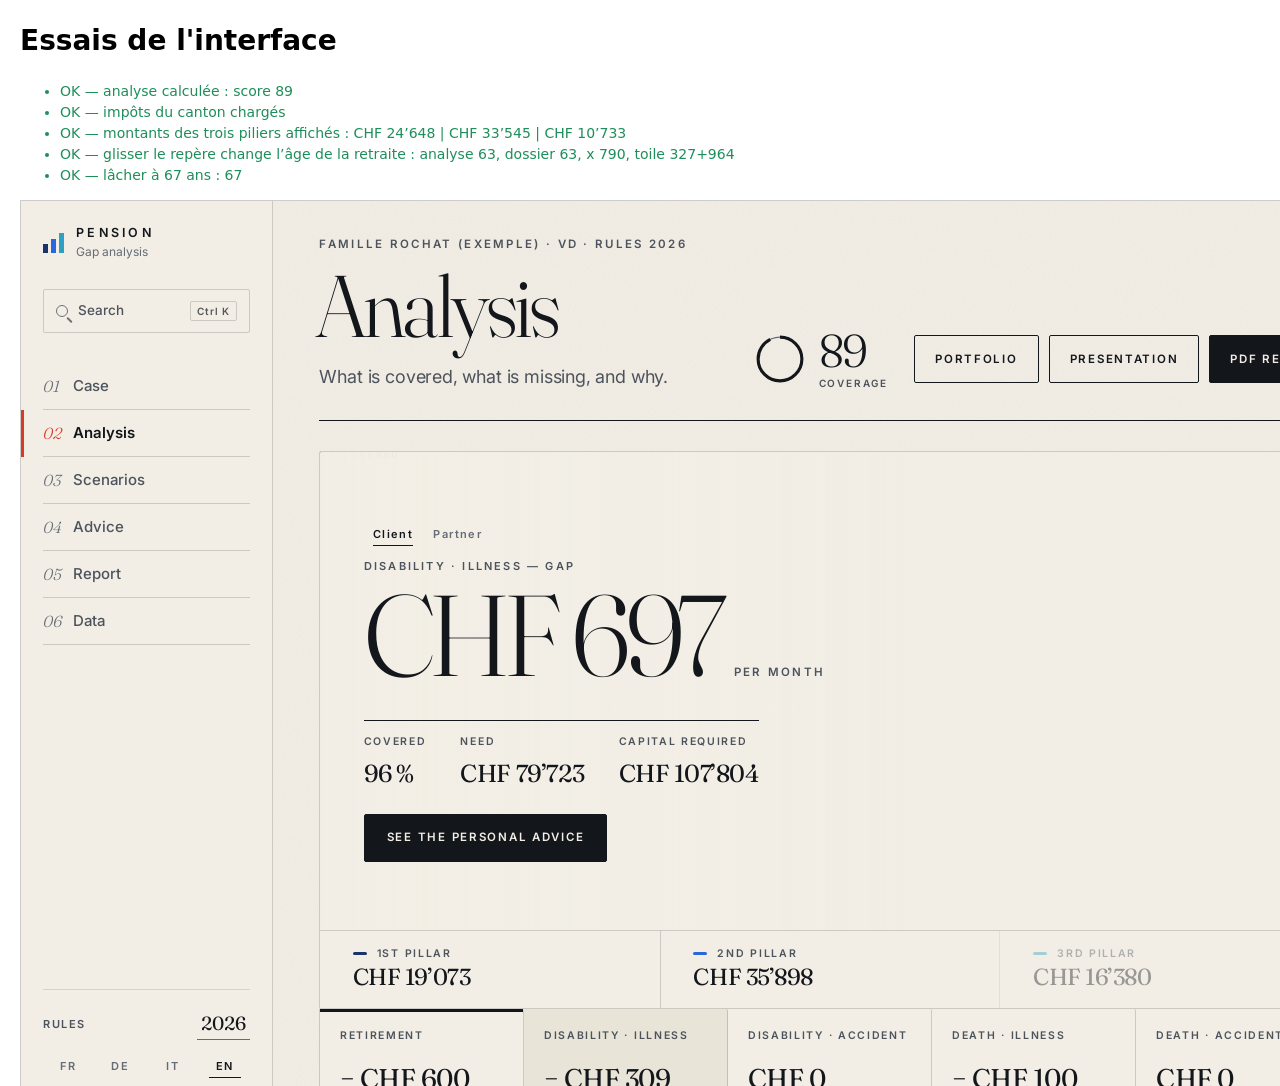
<file: web/essais.html>
<!doctype html>
<html lang="fr">
<meta charset="utf-8">
<title>Prévoyance — essais de l'interface</title>
<style>body { font: 14px/1.5 system-ui, sans-serif; margin: 20px; } iframe { width: 1366px; height: 900px; border: 1px solid #ccc; } .ko { color: #c0392b; font-weight: 700; } .ok { color: #1e8e5a; }</style>
<h1>Essais de l'interface</h1>
<ul id="resultats"></ul>
<iframe id="app" src="index.html#analyse"></iframe>
<script type="module">
  // Pilote l'application dans un cadre et vérifie les interactions principales. S'ouvre dans un navigateur, ou en
  // arrière-plan : msedge --headless --virtual-time-budget=20000 --dump-dom …/web/essais.html
  const liste = document.getElementById('resultats'), cadre = document.getElementById('app');
  const attendre = ms => new Promise(r => setTimeout(r, ms));
  // attend qu'une condition devienne vraie (l'interface se met à jour au rythme de l'écran)
  const jusqua = async (condition, max = 5000) => { for (let i = 0; i < max / 100; i++) { try { if (condition()) return true; } catch { /* pas encore */ } await attendre(100); } return false; };
  const noter = (nom, ok, detail = '') => { const li = document.createElement('li'); li.className = ok ? 'ok' : 'ko'; li.textContent = `${ok ? 'OK' : 'ECHEC'} — ${nom}${detail ? ' : ' + detail : ''}`; liste.append(li); };
  await new Promise(r => cadre.addEventListener('load', r, { once: true }));
  const w = cadre.contentWindow, d = cadre.contentDocument;
  for (let i = 0; i < 60 && !w.__prevoyance?.ctx.analyse; i++) await attendre(100);
  const p = w.__prevoyance;
  try {
    noter('analyse calculée', !!p?.ctx.analyse, `score ${p.ctx.analyse.score}`);
    noter('impôts du canton chargés', p.ctx.analyse.potentiels.canton === 'VD');
    await attendre(1200);
    noter('montants des trois piliers affichés', [...d.querySelectorAll('.scene-puce b')].every(b => /CHF/.test(b.textContent)), [...d.querySelectorAll('.scene-puce b')].map(b => b.textContent).join(' | '));
    // glisser le repère de la retraite sur la ligne de vie
    const toile = d.querySelector('.toile canvas'), b = toile.getBoundingClientRect(), a = p.ctx.analyse.personne;
    const X = age => b.left + 46 + (age - a.age) / (91 - a.age) * (b.width - 46 - 14);
    const ev = (type, x) => toile.dispatchEvent(new w.PointerEvent(type, { clientX: x, clientY: b.top + 60, pointerId: 1, bubbles: true }));
    ev('pointerdown', X(a.ageRetraite)); ev('pointermove', X(63));
    noter('glisser le repère change l’âge de la retraite', await jusqua(() => p.ctx.analyse.personne.ageRetraite === 63), `analyse ${p.ctx.analyse.personne.ageRetraite}, dossier ${p.etat.dossiers[0].ageRetraite}, x ${Math.round(X(63))}, toile ${Math.round(b.left)}+${Math.round(b.width)}`);
    ev('pointermove', X(67)); ev('pointerup', X(67));
    noter('lâcher à 67 ans', await jusqua(() => p.ctx.analyse.personne.ageRetraite === 67), String(p.ctx.analyse.personne.ageRetraite));
    // changer de risque
    d.querySelector('[data-risque=invaliditeMaladie]').click();
    noter('changement de risque', await jusqua(() => /maladie/i.test(d.querySelector('.surtitre').textContent)), d.querySelector('.surtitre').textContent);
    // saisie : le revenu passe à 150 000
    const revenu = d.querySelector('#saisie .montant input'); revenu.value = '150000'; revenu.dispatchEvent(new w.Event('input', { bubbles: true }));
    noter('la saisie recalcule', await jusqua(() => p.ctx.analyse.personne.revenu === 150000), String(p.ctx.analyse.personne.revenu));
    // les autres vues
    for (const [vue, motif] of [['scenarios', /63|65|67/], ['plan', /\d/], ['rapport', /CHF/], ['donnees', /2027/]]) {
      d.querySelector(`#onglets [data-vue=${vue}]`).click();
      const marque = { scenarios: '#scenarios .carte', plan: '.plan-tete', rapport: '.page', donnees: '.donnees-table' }[vue];
      const ok = await jusqua(() => d.body.dataset.vue === vue && d.querySelector('#vue ' + marque) && motif.test(d.getElementById('vue').innerText));
      noter(`vue ${vue}`, ok, `${d.getElementById('vue').innerText.length} caractères, vue ${d.body.dataset.vue}, marque ${!!d.querySelector('#vue ' + marque)}, motif ${motif.test(d.getElementById('vue').innerText)}`);
    }
    d.querySelector('#onglets [data-vue=rapport]').click();
    noter('rapport : au moins six pages', await jusqua(() => d.querySelectorAll('.page').length >= 6), String(d.querySelectorAll('.page').length));
    // conformité : fiche de l'intermédiaire (art. 45 LSA) et procès-verbal de conseil en fin de rapport
    const titres = [...d.querySelectorAll('.page header h2')].map(x => x.textContent);
    noter('rapport : informations de l’intermédiaire et procès-verbal de conseil', titres.includes('Informations de l’intermédiaire') && titres.at(-1) === 'Procès-verbal de conseil', titres.slice(-2).join(' | '));
    noter('rapport : le bandeau signale ce qui manque', /sur \d+/.test(d.querySelector('.conformite h2')?.textContent ?? '') && d.querySelectorAll('.page .a-completer').length > 0, d.querySelector('.conformite h2')?.textContent);
    // verrouillage : chiffrement des dossiers avec un code (dans un stockage d'essai, sans toucher à celui de l'application)
    const Verrou = await import('./src/verrou.js');
    const boite = new Map(), faux = { getItem: k => boite.get(k) ?? null, setItem: (k, v) => boite.set(k, v), removeItem: k => boite.delete(k) };
    const secret = { dossiers: [{ id: 'a', nom: 'Dupont Marie', personne: { revenu: 91000 } }], conseiller: 'Jean Conseiller' };
    await Verrou.creer('code-essai-42', secret, faux, 2000);
    const brut = [...boite.values()].join(' ');
    noter('verrou : rien de lisible dans le coffre', !brut.includes('Dupont') && !brut.includes('91000') && !brut.includes('code-essai'), `${brut.length} caractères`);
    Verrou.fermer();
    noter('verrou : un mauvais code n’ouvre pas', await Verrou.ouvrir('code-essai-43', faux) === null && !Verrou.ouvert());
    const rendu = await Verrou.ouvrir('code-essai-42', faux);
    noter('verrou : le bon code rend les dossiers', rendu?.dossiers[0].nom === 'Dupont Marie' && rendu.conseiller === 'Jean Conseiller' && Verrou.ouvert());
    const avant = boite.get('prevoyance.coffre.v1');
    await Verrou.enregistrer({ ...secret, conseiller: 'Autre' }, faux);
    noter('verrou : chaque enregistrement change de vecteur', JSON.parse(avant).iv !== JSON.parse(boite.get('prevoyance.coffre.v1')).iv);
    const abime = JSON.parse(boite.get('prevoyance.coffre.v1')); abime.donnees = abime.donnees.slice(0, -4) + 'AAAA'; boite.set('prevoyance.coffre.v1', JSON.stringify(abime));
    Verrou.fermer();
    noter('verrou : un contenu altéré est refusé', await Verrou.ouvrir('code-essai-42', faux) === null);
    let refus = false; try { await Verrou.creer('court', secret, faux, 2000); } catch { refus = true; }
    noter('verrou : un code trop court est refusé', refus);
    Verrou.supprimer(faux);
    noter('verrou : coffre supprimé', !Verrou.actif(faux) && !Verrou.ouvert());
    // un dossier lourd (logo, signatures) : 120 000 caractères passent par le chiffrement sans erreur
    const lourd = { dossiers: [{ nom: 'Lourd', image: 'x'.repeat(120000) }] };
    await Verrou.creer('code-essai-42', lourd, faux, 2000);
    Verrou.fermer();
    noter('verrou : un dossier lourd (120 000 caractères) se chiffre et se relit', (await Verrou.ouvrir('code-essai-42', faux))?.dossiers?.[0]?.image?.length === 120000);
    Verrou.supprimer(faux);
    const conf = await import('./src/conformite.js');
    noter('conformité : une fiche vide n’est pas complète, les signatures sont sur la dernière page', conf.controle().some(x => !x.ok) && !!d.querySelector('.page:last-child .r-signatures'));
    // langues
    for (const l of ['de', 'it', 'en', 'fr']) { d.querySelector(`[data-langue=${l}]`).click(); await jusqua(() => d.documentElement.lang === l && d.querySelectorAll('.page').length >= 6); }
    noter('retour au français', d.documentElement.lang === 'fr');
    const manquants = [...d.querySelectorAll('#vue *, #saisie *, .barre *')].filter(e => e.children.length === 0 && /^(a_|s_|sc_|pl_|rp_|dn_|v_|ct_|att_|p_|pr_|ev_|pf_|do_|ag_)\w+$/.test(e.textContent.trim())).map(e => e.textContent.trim());
    noter('aucun texte manquant', manquants.length === 0, manquants.slice(0, 8).join(', '));
    // traductions : chaque langue doit porter exactement les clés du français
    const i18n = await import('./src/i18n.js'), fr = i18n.clesDe('fr');
    for (const l of ['de', 'it', 'en']) {
      const cles = i18n.clesDe(l), absentes = [...fr].filter(c => !cles.has(c)), enTrop = [...cles].filter(c => !fr.has(c));
      noter(`traduction ${l} complète (${cles.size} textes)`, absentes.length === 0 && enTrop.length === 0, [...absentes, ...enTrop].slice(0, 10).join(', '));
    }
    // fonctions d'octobre 2026 : « Et si… », adresse qui suit la vue, demande d'offre, portefeuille, accords, enfants qui vieillissent
    d.querySelector('#onglets [data-vue=scenarios]').click();
    noter('Et si : au moins cinq événements, en tête des scénarios', await jusqua(() => d.querySelectorAll('#scenarios > .carte:first-child .evenement').length >= 5), String(d.querySelectorAll('#scenarios .evenement').length));
    noter('adresse : elle suit la vue ouverte', w.location.hash === '#scenarios', w.location.hash);
    d.querySelector('#onglets [data-vue=plan]').click();
    const demande = await jusqua(() => d.querySelectorAll('.demande-lignes li').length >= 3);
    noter('demande d’offre : des lignes, sans le nom du dossier', demande && !/Rochat/i.test(d.querySelector('.demande-lignes')?.textContent ?? ''), (d.querySelector('.demande-lignes')?.textContent ?? '').slice(0, 90));
    noter('plan : aucune phrase ne parle d’un rachat de zéro franc', !/CHF\s0\./.test(d.querySelector('.plan-tete .note')?.textContent ?? ''), d.querySelector('.plan-tete .note')?.textContent);
    d.dispatchEvent(new w.KeyboardEvent('keydown', { key: 'p', bubbles: true }));
    const lignesPortefeuille = () => d.querySelectorAll('dialog.portefeuille-vue .pf-liste > li').length;
    noter('portefeuille : la touche P l’ouvre, une ligne par dossier', await jusqua(() => lignesPortefeuille() === p.etat.dossiers.length), `${lignesPortefeuille()} ligne(s), ${p.etat.dossiers.length} dossier(s)`);
    d.querySelector('dialog.portefeuille-vue .pf-gestes .pastille:last-child')?.click();
    noter('portefeuille : il se referme', !d.querySelector('dialog.portefeuille-vue'));
    const accords = [i18n.accorder('1 année(s) manquante(s)', 'fr'), i18n.accorder('3 lacune(s)', 'fr'), i18n.accorder('1 fehlende(s) Jahr(e)', 'de'),
      i18n.accorder('2 fehlende(s) Jahr(e)', 'de'), i18n.accorder('1 year(s)', 'en'), i18n.accorder('widow(er)’s pension', 'en')].join(' | ');
    noter('accords : singulier et pluriel dans chaque langue', accords === '1 année manquante | 3 lacunes | 1 fehlendes Jahr | 2 fehlende Jahre | 1 year | widow(er)’s pension', accords);
    const Etat = await import('./src/etat.js');
    const vieilli = Etat.vieillirEnfants({ enfants: [4, 7], enfantsLe: '2024-10-01' }, '2026-10-10'), jeune = Etat.vieillirEnfants({ enfants: [4], enfantsLe: '2026-01-15' }, '2026-10-10');
    noter('enfants : l’âge avance avec les années du dossier', vieilli.enfants.join() === '6,9' && vieilli.enfantsLe === '2026-10-01' && jeune.enfants.join() === '4', `${vieilli.enfants} le ${vieilli.enfantsLe} ; ${jeune.enfants}`);
    // l'agenda des échéances (.ics) et les segments du portefeuille
    const Agenda = await import('./src/agenda.js'), Partage = await import('./src/partage.js'), Portefeuille = await import('./src/portefeuille.js');
    const echeances = Agenda.echeances(p.etat.dossiers, p.ctx), agenda = Agenda.enICS(echeances, p.ctx), lignesAgenda = agenda.split('\r\n');
    const octets = new TextEncoder();
    noter('agenda : un événement par échéance, fichier bien formé', echeances.length >= 3 && lignesAgenda[0] === 'BEGIN:VCALENDAR' && agenda.trimEnd().endsWith('END:VCALENDAR')
      && agenda.split('BEGIN:VEVENT').length - 1 === echeances.length && agenda.split('END:VEVENT').length - 1 === echeances.length, `${echeances.length} échéance(s)`);
    noter('agenda : aucune ligne de plus de 75 octets, dates d’une journée', lignesAgenda.every(l => octets.encode(l).length <= 75) && /DTSTART;VALUE=DATE:\d{8}\r\nDTEND;VALUE=DATE:\d{8}/.test(agenda),
      String(Math.max(...lignesAgenda.map(l => octets.encode(l).length))));
    const trois = echeances.find(e => e.cle === 'versement3a');
    noter('agenda : le versement 3a tombe le 1er décembre, un anniversaire du 29 février devient le 28', (!trois || trois.jour.endsWith('1201'))
      && Agenda.jourDe({ cle: 'anticipationLPP', annee: 2031, v: {} }, '1988-02-29') === '20310228' && Agenda.jourDe({ cle: 'anticipationLPP', annee: 2032, v: {} }, '1988-02-29') === '20320229'
      && Agenda.jourDe({ cle: 'renteAVS', annee: 2052, v: { mois: 4, anneeRente: 2052 } }, '1987-03-21') === '20520401', trois?.jour ?? 'sans 3a');
    noter('agenda : les virgules et points-virgules du texte sont protégés', !/^(SUMMARY|DESCRIPTION):.*[^\\][,;]/m.test(agenda.replace(/\r\n /g, '')));
    noter('partage : dans un navigateur, pas de pont vers l’app', Partage.dansApp() === false);
    const portefeuille = Portefeuille.calculer(p.ctx), segment3a = Portefeuille.segment(portefeuille, '3a'), tous = Portefeuille.segment(portefeuille, 'tous');
    noter('portefeuille : un segment ne garde que les dossiers concernés, triés par montant', tous.dossiers.length === portefeuille.dossiers.length
      && segment3a.dossiers.every(x => x.potentiel3a > 0) && segment3a.dossiers.every((x, i, l) => i === 0 || l[i - 1].potentiel3a >= x.potentiel3a)
      && segment3a.somme === segment3a.dossiers.reduce((n, x) => n + x.potentiel3a, 0), `${segment3a.dossiers.length} dossier(s) 3a, ${segment3a.somme}`);
    d.dispatchEvent(new w.KeyboardEvent('keydown', { key: 'p', bubbles: true }));
    const puces = await jusqua(() => d.querySelectorAll('dialog.portefeuille-vue .pf-segments .pastille').length === 6);
    d.querySelector('dialog.portefeuille-vue [data-segment="3a"]')?.click();
    noter('portefeuille : six segments, celui choisi filtre la liste', puces && d.querySelector('dialog.portefeuille-vue [data-segment="3a"]')?.getAttribute('aria-pressed') === 'true'
      && d.querySelectorAll('dialog.portefeuille-vue .pf-liste > li').length === segment3a.dossiers.length, `${d.querySelectorAll('dialog.portefeuille-vue .pf-liste > li').length} ligne(s)`);
    d.querySelector('dialog.portefeuille-vue .pf-gestes .pastille:last-child')?.click();
    // la peau « carte » (navigateur) : elle passe devant les feuilles d'origine, le relief tient la synthèse, le rapport garde ses feuilles
    noter('carte : la peau du navigateur est appliquée', getComputedStyle(d.documentElement).getPropertyValue('--relief-fond').trim() !== '' && /Inter/.test(getComputedStyle(d.body).fontFamily), getComputedStyle(d.body).fontFamily.slice(0, 30));
    d.querySelector('#onglets [data-vue=analyse]').click();
    noter('carte : la synthèse porte le relief, ou à défaut la scène d’origine', await jusqua(() => !!d.querySelector('.tete .relief-toile, .tete .scene-toile')), d.querySelector('.tete')?.className);
    d.querySelector('#onglets [data-vue=rapport]').click();
    const feuille = await jusqua(() => !!d.querySelector('.rapport .page'));
    const fondPage = feuille ? getComputedStyle(d.querySelector('.rapport .page')).backgroundColor : '';
    noter('carte : une page du rapport reste sur papier blanc, avec ses feuilles d’origine', feuille && fondPage === 'rgb(255, 255, 255)', fondPage);
    noter('rapport : la couverture porte son image (relief du client, ou image d’origine)', !!d.querySelector('.rapport .page.couverture img, .rapport .page.couverture .r-bandeau'));
    // le relief : son terrain réel (altitudes et photographie de swisstopo) se charge, et il se règle sur les montants
    const Relief = await import('./src/relief.js');
    noter('relief : le terrain réel se charge (altitudes et photographie)', await Relief.chargerTerrain() === true);
    const toileRelief = document.createElement('canvas');
    const rel = Relief.creerRelief(toileRelief, { fige: true, taille: [480, 300], couleurs: { fond: '#0a0d12', trait: '#f1eee6', besoin: '#ff6a4d', ok: '#45c08a' } });
    if (!rel) noter('relief : sans WebGL ici, la page garde sa version sans relief', true, 'WebGL indisponible');
    else {
      rel.regler({ p1: 20000, p2: 30000, p3: 10000, besoin: 80000 }, true); rel.viser({ azimut: 0.5, elevation: 0.12, distance: 2, cibleY: 0.7, dx: 0, dy: 0 }, true); rel.redessiner();
      const sous = rel.reperes();
      rel.regler({ besoin: 40000 }, true); rel.redessiner();
      const dessus = rel.reperes();
      noter('relief : le sommet est sous l’anneau quand il manque de l’argent, au-dessus quand le besoin est couvert',
        sous.total === 60000 && sous.sommet.y > sous.anneau.y + 4 && dessus.sommet.y < dessus.anneau.y - 4 && sous.flancs.length === 3,
        `sommet ${Math.round(sous.sommet.y)} / anneau ${Math.round(sous.anneau.y)}, puis ${Math.round(dessus.sommet.y)} / ${Math.round(dessus.anneau.y)}`);
      const image = toileRelief.toDataURL('image/png');
      noter('relief : l’image est bien dessinée', image.length > 20000, `${Math.round(image.length / 1024)} Ko`);
      rel.detruire();
    }
    // vitesse du moteur : une analyse complète doit rester très en dessous d'une image à 120 Hz (8,3 ms)
    const moteur = await import('../moteur/src/index.js'), TOURS = 3000, debut = Date.now();
    let temoin = null;
    for (let i = 0; i < TOURS; i++) temoin = moteur.analyser(p.ctx.dossierMoteur, p.ctx.regles, { impots: p.ctx.impots });
    const duree = Date.now() - debut, parAnalyse = duree / TOURS;
    noter('analyse recalculée à l’identique', temoin.score === p.ctx.analyse.score, `score ${temoin.score}`);
    // en arrière-plan (temps virtuel) l'horloge est figée : la vitesse ne se mesure que dans un navigateur ouvert
    if (duree > 0) noter('analyse complète en moins de 4 ms', parAnalyse < 4, `${parAnalyse.toFixed(3)} ms (${TOURS} analyses en ${duree} ms)`);
    // largeur de tablette : le dossier (liste + rubrique) ne s'affiche que sur son onglet, jamais par-dessus une vue
    cadre.style.width = '1180px'; cadre.style.height = '820px';
    const affiche = id => w.getComputedStyle(d.getElementById(id)).display !== 'none';
    for (const vue of ['analyse', 'scenarios', 'plan', 'rapport', 'donnees']) {
      d.querySelector(`#onglets [data-vue=${vue}]`).click(); await jusqua(() => d.body.dataset.vue === vue); await attendre(300);
      noter(`tablette : la vue ${vue} s’affiche seule, sans le dossier`, affiche('vue') && !affiche('saisie'));
    }
    d.querySelector('#onglets [data-vue=dossier]').click(); await attendre(300);
    const visibles = () => [...d.querySelectorAll('#saisie .bloc[data-bloc]')].filter(b => w.getComputedStyle(b).display !== 'none');
    noter('tablette : le dossier montre la liste des rubriques et une seule rubrique', affiche('saisie') && !affiche('vue')
      && w.getComputedStyle(d.querySelector('.rubriques')).display !== 'none' && visibles().length === 1, `${visibles().length} rubrique(s)`);
    d.querySelector('.rubriques [data-rubrique=lpp]').click(); await attendre(200);
    noter('tablette : choisir une rubrique dans la liste l’affiche', visibles().length === 1 && visibles()[0].dataset.bloc === 'lpp');
    noter('tablette (1180 px) : aucun débordement horizontal', d.documentElement.scrollWidth <= 1182, `${d.documentElement.scrollWidth} px`);
    // largeur de téléphone : rien ne dépasse de l'écran
    cadre.style.width = '390px'; cadre.style.height = '844px';
    d.querySelector('#onglets [data-vue=analyse]').click(); await jusqua(() => d.body.dataset.vue === 'analyse' && d.querySelector('.scene-puce'));
    await attendre(600);
    noter('téléphone (390 px) : aucun débordement horizontal', d.documentElement.scrollWidth <= 392, `${d.documentElement.scrollWidth} px`);
    d.querySelector('#onglets [data-vue=dossier]').click(); await attendre(300);
    noter('navigation : « Dossier » ouvre le dossier seul', w.getComputedStyle(d.getElementById('saisie')).display !== 'none' && w.getComputedStyle(d.getElementById('vue')).display === 'none');
    noter('dossier sur téléphone : aucun débordement', d.documentElement.scrollWidth <= 392, `${d.documentElement.scrollWidth} px`);
    d.querySelector('.voir-analyse').click(); await attendre(300);
    noter('« Voir l’analyse » revient à l’analyse', w.getComputedStyle(d.getElementById('vue')).display !== 'none' && d.querySelector('#onglets [data-vue=analyse]').getAttribute('aria-selected') === 'true');
    for (const vue of ['scenarios', 'plan', 'donnees']) {
      d.querySelector(`#onglets [data-vue=${vue}]`).click(); await jusqua(() => d.body.dataset.vue === vue); await attendre(700);
      noter(`téléphone : vue ${vue} sans débordement`, d.documentElement.scrollWidth <= 392, `${d.documentElement.scrollWidth} px`);
    }
  } catch (erreur) {
    noter('exception', false, erreur.stack);
  }
  document.title = `essais : ${liste.querySelectorAll('.ok').length} ok, ${liste.querySelectorAll('.ko').length} échecs`;
  document.body.dataset.fini = 'oui';
</script>
</html>
</file>
<file: web/polices/polices.css>
/* Polices de l'application : Fraunces et Inter, licence OFL. Générées par outils/visuels/polices.py. */
@font-face {
  font-family: 'Fraunces';
  font-style: italic;
  font-weight: 300 500;
  font-display: swap;
  src: url(fraunces-italic-latin-ext.woff2) format('woff2');
  unicode-range: U+0100-02BA, U+02BD-02C5, U+02C7-02CC, U+02CE-02D7, U+02DD-02FF, U+0304, U+0308, U+0329, U+1D00-1DBF, U+1E00-1E9F, U+1EF2-1EFF, U+2020, U+20A0-20AB, U+20AD-20C4, U+2113, U+2C60-2C7F, U+A720-A7FF;
}
@font-face {
  font-family: 'Fraunces';
  font-style: italic;
  font-weight: 300 500;
  font-display: swap;
  src: url(fraunces-italic-latin.woff2) format('woff2');
  unicode-range: U+0000-00FF, U+0131, U+0152-0153, U+02BB-02BC, U+02C6, U+02DA, U+02DC, U+0304, U+0308, U+0329, U+2000-206F, U+20AC, U+2122, U+2191, U+2193, U+2212, U+2215, U+FEFF, U+FFFD;
}
@font-face {
  font-family: 'Fraunces';
  font-style: normal;
  font-weight: 300 500;
  font-display: swap;
  src: url(fraunces-normal-latin-ext.woff2) format('woff2');
  unicode-range: U+0100-02BA, U+02BD-02C5, U+02C7-02CC, U+02CE-02D7, U+02DD-02FF, U+0304, U+0308, U+0329, U+1D00-1DBF, U+1E00-1E9F, U+1EF2-1EFF, U+2020, U+20A0-20AB, U+20AD-20C4, U+2113, U+2C60-2C7F, U+A720-A7FF;
}
@font-face {
  font-family: 'Fraunces';
  font-style: normal;
  font-weight: 300 500;
  font-display: swap;
  src: url(fraunces-normal-latin.woff2) format('woff2');
  unicode-range: U+0000-00FF, U+0131, U+0152-0153, U+02BB-02BC, U+02C6, U+02DA, U+02DC, U+0304, U+0308, U+0329, U+2000-206F, U+20AC, U+2122, U+2191, U+2193, U+2212, U+2215, U+FEFF, U+FFFD;
}
@font-face {
  font-family: 'Inter';
  font-style: normal;
  font-weight: 400 600;
  font-display: swap;
  src: url(inter-normal-latin-ext.woff2) format('woff2');
  unicode-range: U+0100-02BA, U+02BD-02C5, U+02C7-02CC, U+02CE-02D7, U+02DD-02FF, U+0304, U+0308, U+0329, U+1D00-1DBF, U+1E00-1E9F, U+1EF2-1EFF, U+2020, U+20A0-20AB, U+20AD-20C4, U+2113, U+2C60-2C7F, U+A720-A7FF;
}
@font-face {
  font-family: 'Inter';
  font-style: normal;
  font-weight: 400 600;
  font-display: swap;
  src: url(inter-normal-latin.woff2) format('woff2');
  unicode-range: U+0000-00FF, U+0131, U+0152-0153, U+02BB-02BC, U+02C6, U+02DA, U+02DC, U+0304, U+0308, U+0329, U+2000-206F, U+20AC, U+2122, U+2191, U+2193, U+2212, U+2215, U+FEFF, U+FFFD;
}
</file>
<file: web/carte.css>
/* Prévoyance — « la carte » : la peau de l'application dans le navigateur (téléphone, tablette, ordinateur).
   Même parti pris que la page d'entrée : la prévoyance se lit comme une carte nationale. Papier le jour, encre la
   nuit ; des filets à la place des panneaux de verre ; Fraunces pour les titres et les montants, Inter pour le reste ;
   le triangle des sommets comme jalon ; dans l'Analyse, le relief calculé en direct (relief.js).
   Les feuilles d'origine (app, vues, apple, haut, verre, bureau, plus) restent chargées, rangées dans la couche
   « socle » (voir index.html) : tout ce qui est écrit ici passe devant, sans guerre de sélecteurs. Là où le socle
   impose une valeur (!important), la couche « force », déclarée avant lui, la reprend.
   Chaque sélecteur commence par html:not(.natif) : l'app iPhone / iPad garde son apparence. Écran seulement : le
   rapport imprimé n'est pas concerné. */

@media screen {

/* ------------------------------------------------------------------ couleurs, typographie */
html:not(.natif) {
  --fond: #f2eee5; --surface: #f2eee5; --creux: #e9e4d8; --encre: #13161b; --encre-2: #4d535c; --encre-3: #666c76;
  --filet: rgba(19, 22, 27, .17); --ombre: none;
  --p1: #17346c; --p2: #2b67dc; --p3: #2f9fc2; --salaire: #cdc7b8; --attente: #b98a2f; --lacune: #d93a25; --ok: #1d8658;
  --critique: #d93a25; --attention: #b7791f; --opportunite: #1d8658; --info: #4d535c;
  --accent: #13161b; --sur-accent: #f2eee5; --trait: #13161b; --bleu: #2b67dc; --bleu-2: #1f51b4;
  --rayon: 2px; --aise-2: cubic-bezier(.65, 0, .35, 1);
  --police: 'Inter', ui-sans-serif, system-ui, -apple-system, 'Segoe UI', sans-serif;
  --titre: 'Fraunces', 'Iowan Old Style', Georgia, serif;
  --verre: transparent; --verre-bord: var(--filet); --verre-flou: none; --verre-ombre: 0 0 0 0 transparent; --verre-reflet: 0 0 0 0 transparent;
  --bulle: transparent; --bulle-ombre: 0 0 0 0 transparent; --puits: transparent; --puits-bord: transparent; --halo: none; --tel: var(--fond);
  --relief-fond: var(--fond); --relief-trait: #13161b;
}
@media (prefers-color-scheme: dark) {
  html:not(.natif) {
    --fond: #0a0d12; --surface: #0a0d12; --creux: #141920; --encre: #eeeae0; --encre-2: #adb0b6; --encre-3: #858a93;
    --filet: rgba(238, 234, 224, .17);
    --p1: #3f74e6; --p2: #9fc3ff; --p3: #7fe3d6; --salaire: #2a313c; --attente: #e0b055; --lacune: #ff6a4d; --ok: #45c08a;
    --critique: #ff6a4d; --attention: #e0b055; --opportunite: #45c08a; --info: #adb0b6;
    --accent: #eeeae0; --sur-accent: #0a0d12; --trait: #eeeae0; --bleu: #9cc0ff; --bleu-2: #7fa9f5;
    --relief-trait: #f1eee6;
  }
}

/* le papier et son grain */
html:not(.natif) body { font-family: var(--police); font-feature-settings: 'cv11', 'ss01'; color: var(--encre); background-color: var(--fond); background-attachment: fixed;
  background-image: url("data:image/svg+xml;utf8,<svg xmlns='http://www.w3.org/2000/svg' width='220' height='220'><filter id='g'><feTurbulence type='fractalNoise' baseFrequency='.85' numOctaves='2' stitchTiles='stitch'/><feColorMatrix values='0 0 0 0 .5  0 0 0 0 .5  0 0 0 0 .5  0 0 0 .1 0'/></filter><rect width='220' height='220' filter='url(%23g)'/></svg>"); }
html:not(.natif) .fond { display: none; }
html:not(.natif) ::selection { background: var(--bleu); color: var(--fond); }
html:not(.natif) :focus-visible { outline: 2px solid var(--bleu); outline-offset: 3px; }
html:not(.natif) h2 { font-family: var(--titre); font-weight: 400; letter-spacing: -.02em; }

/* ------------------------------------------------------------------ commandes */
html:not(.natif) .bouton { position: relative; isolation: isolate; overflow: hidden; display: inline-flex; align-items: center; justify-content: center; gap: 12px; min-height: 48px; padding: 8px 22px;
  border: 1px solid var(--encre); border-radius: 2px; background: var(--encre); color: var(--fond); box-shadow: none; filter: none;
  font: 600 11.5px/1.25 var(--police); letter-spacing: .15em; text-transform: uppercase; text-align: center; transition: color .45s var(--aise), border-color .45s, transform .3s var(--aise); }
html:not(.natif) .bouton::before { content: ""; position: absolute; inset: -1px; z-index: -1; background: var(--bleu); transform: scaleX(0); transform-origin: right center; transition: transform .6s var(--aise-2); }
html:not(.natif) .bouton::after { content: ""; flex: none; width: 9px; height: 8px; background: currentColor; clip-path: polygon(50% 0, 100% 100%, 0 100%); transition: transform .5s var(--aise); }
html:not(.natif) .bouton.discret, html:not(.natif) .ep-droite .bouton.discret { background: none; color: var(--encre); box-shadow: none; }
html:not(.natif) .bouton.discret::before { background: var(--encre); }
html:not(.natif) .bouton.discret::after { display: none; }
html:not(.natif) .bouton i { display: none; }
html:not(.natif) .bouton:disabled { filter: none; opacity: .4; }
html:not(.natif) .bouton:active { transform: scale(.98); }
html:not(.natif) .pastille { border: 1px solid var(--encre-3); border-radius: 2px; background: none; box-shadow: none; padding: 9px 14px; color: var(--encre); font: 600 10.5px/1.2 var(--police); letter-spacing: .13em; text-transform: uppercase;
  transition: background .35s var(--aise), color .35s var(--aise), border-color .35s; }
html:not(.natif) .pastille.danger { color: var(--critique); border-color: color-mix(in srgb, var(--critique) 50%, transparent); }
html:not(.natif) .lien { font: 600 11px/1 var(--police); letter-spacing: .14em; text-transform: uppercase; color: var(--encre-2); }
html:not(.natif) kbd { border-radius: 2px; background: none; border: 1px solid var(--filet); font: 600 10px/1 var(--police); letter-spacing: .08em; }

html:not(.natif) .segments, html:not(.natif) .choix-annee select, html:not(.natif) .compteur { background: none; border: 0; box-shadow: none; }
html:not(.natif) .segments { display: inline-flex; gap: 2px; padding: 0; border-radius: 0; }
html:not(.natif) .segments button { position: relative; padding: 9px 9px; border-radius: 0; background: none; box-shadow: none; font: 600 11px/1 var(--police); letter-spacing: .13em; color: var(--encre-3); transition: color .3s; }
html:not(.natif) .segments button::after { content: ""; position: absolute; left: 9px; right: 9px; bottom: 3px; height: 1px; background: var(--encre); transform: scaleX(0); transform-origin: right; transition: transform .5s var(--aise); }
html:not(.natif) .segments button[aria-pressed="true"], html:not(.natif) .cibles button[aria-pressed="true"] { background: none; box-shadow: none; color: var(--encre); }
html:not(.natif) .segments button[aria-pressed="true"]::after { transform: scaleX(1); transform-origin: left; }
html:not(.natif) select { border-radius: 0; }
html:not(.natif) .choix-annee { font: 600 11px/1 var(--police); letter-spacing: .14em; text-transform: uppercase; color: var(--encre-2); }
html:not(.natif) .choix-annee select { padding: 6px 4px; border-bottom: 1px solid var(--encre-3); font: 400 19px/1 var(--titre); letter-spacing: 0; color: var(--encre); }
html:not(.natif) .compteur { border: 1px solid var(--encre-3); border-radius: 2px; padding: 0; }
html:not(.natif) .compteur button { background: none; box-shadow: none; border-radius: 0; color: var(--encre); }
html:not(.natif) .compteur b { font: 400 18px/1 var(--titre); }

/* champs : une ligne d'écriture, pas une boîte */
html:not(.natif) .champ > span { font: 600 10.5px/1.35 var(--police); letter-spacing: .14em; text-transform: uppercase; color: var(--encre-2); }
html:not(.natif) .champ > span i { letter-spacing: .06em; text-transform: none; font-weight: 500; }
html:not(.natif) .champ input[type="text"], html:not(.natif) .champ input[type="date"], html:not(.natif) .champ input[type="password"], html:not(.natif) .champ select, html:not(.natif) .champ textarea, html:not(.natif) dialog.scan textarea, html:not(.natif) .verrou-carte input {
  background-color: transparent; border: 0; border-bottom: 1px solid var(--encre-3); border-radius: 0; box-shadow: none; padding: 9px 0 10px; font: 400 19px/1.2 var(--titre); color: var(--encre); }
html:not(.natif) .champ select { padding-right: 22px; background-image: linear-gradient(45deg, transparent 50%, var(--encre) 50%), linear-gradient(-45deg, transparent 50%, var(--encre) 50%);
  background-size: 6px 6px; background-position: right 7px center, right 1px center; background-repeat: no-repeat; }
html:not(.natif) .champ select option { color: #13161b; background: #fff; }
html:not(.natif) .champ input:hover, html:not(.natif) .champ select:hover { border-color: var(--encre); }
html:not(.natif) .champ input:focus, html:not(.natif) .champ select:focus, html:not(.natif) .champ textarea:focus, html:not(.natif) dialog.scan textarea:focus, html:not(.natif) .verrou-carte input:focus { background-color: transparent; border-color: var(--bleu); box-shadow: 0 1px 0 var(--bleu); }
html:not(.natif) .champ input[type="text"]::placeholder { color: var(--encre-3); }
html:not(.natif) .montant::before { left: 0; font: 600 10.5px/1 var(--police); letter-spacing: .12em; }
html:not(.natif) .bascule { font-size: 14.5px; }
html:not(.natif) .bascule input { width: 40px; height: 22px; background: none; border: 1px solid var(--encre); box-shadow: none; }
html:not(.natif) .bascule input::after { left: 3px; top: 3px; width: 14px; height: 14px; background: var(--encre); box-shadow: none; }
html:not(.natif) .bascule input:checked { background: var(--encre); }
html:not(.natif) .bascule input:checked::after { background: var(--fond); transform: translateX(18px); }
html:not(.natif) .curseur output { font: 400 22px/1 var(--titre); letter-spacing: -.01em; }
html:not(.natif) input[type="range"] { height: 30px; cursor: grab; }
html:not(.natif) input[type="range"]::-webkit-slider-runnable-track { height: 9px; border-radius: 0;
  background: linear-gradient(var(--encre), var(--encre)) left center / var(--part, 50%) 3px no-repeat, linear-gradient(var(--encre-3), var(--encre-3)) center / 100% 1px no-repeat,
    repeating-linear-gradient(90deg, var(--encre-3) 0 1px, transparent 1px 5%) center / 100% 9px no-repeat; }
html:not(.natif) input[type="range"]::-moz-range-track { height: 1px; background: var(--encre-3); }
html:not(.natif) input[type="range"]::-moz-range-progress { height: 3px; background: var(--encre); }
html:not(.natif) input[type="range"]::-webkit-slider-thumb { width: 24px; height: 24px; margin-top: -7.5px; border-radius: 50%; background: var(--fond); border: 1px solid var(--encre);
  box-shadow: inset 0 0 0 7px var(--fond), inset 0 0 0 12px var(--lacune); }
html:not(.natif) input[type="range"]::-moz-range-thumb { width: 22px; height: 22px; border-radius: 50%; background: var(--fond); border: 1px solid var(--encre); box-shadow: inset 0 0 0 7px var(--fond), inset 0 0 0 12px var(--lacune); }
html:not(.natif) .intertitre { font: 600 10.5px/1.3 var(--police); letter-spacing: .16em; color: var(--encre-2); border-top-color: var(--encre); padding-top: 12px; }

/* ------------------------------------------------------------------ feuilles : un filet, deux coins, pas d'ombre */
html:not(.natif) .carte, html:not(.natif) .bloc, html:not(.natif) .risque, html:not(.natif) dialog.scan, html:not(.natif) .verrou-carte, html:not(.natif) .rubriques { background: var(--fond); background-image: none; border: 1px solid var(--filet); border-radius: 2px; box-shadow: none; -webkit-backdrop-filter: none; backdrop-filter: none; }
html:not(.natif) .carte { position: relative; padding: clamp(18px, 2vw, 30px); }
html:not(.natif) #vue .carte::before, html:not(.natif) #vue .carte::after, html:not(.natif) .saisie .bloc[data-bloc]::before { content: ""; position: absolute; width: 12px; height: 12px; border: 0 solid var(--encre); background: none; opacity: 1; border-radius: 0; pointer-events: none; }
html:not(.natif) #vue .carte::before, html:not(.natif) .saisie .bloc[data-bloc]::before { left: -1px; top: -1px; right: auto; bottom: auto; border-width: 1px 0 0 1px; }
html:not(.natif) #vue .carte::after { inset: auto -1px -1px auto; border-width: 0 1px 1px 0; }
html:not(.natif) #vue .carte:not(.tete):hover, html:not(.natif) .risque:hover { transform: none; }
html:not(.natif) .carte h2 { font: 400 clamp(22px, 1.75vw, 28px)/1.12 var(--titre); letter-spacing: -.02em; }
html:not(.natif) .carte-tete { align-items: flex-start; margin-bottom: 16px; }
html:not(.natif) .carte-tete p, html:not(.natif) .carte > p { color: var(--encre-2); font-size: 14.5px; line-height: 1.5; margin-top: 6px; }
html:not(.natif) .surtitre { font: 600 11px/1.3 var(--police); letter-spacing: .2em; color: var(--encre-2); }
html:not(.natif) .note { color: var(--encre-2); }
html:not(.natif) .petit { color: var(--encre-3); font-size: 12.5px; line-height: 1.5; }
html:not(.natif) .avertissement { font-size: 12px; color: var(--encre-3); letter-spacing: .01em; }

html:not(.natif) .chiffres { gap: 0 22px; margin-top: 18px; border-top: 1px solid var(--encre); }
html:not(.natif) .chiffre, html:not(.natif) .tenue, html:not(.natif) .option, html:not(.natif) .scan-ligne, html:not(.natif) .attente, html:not(.natif) .remarque, html:not(.natif) .alertes li { background: none; border: 0; border-radius: 0; }
html:not(.natif) .chiffre { padding: 13px 0 14px; gap: 5px; border-bottom: 1px solid var(--filet); align-content: start; }
html:not(.natif) .chiffre small { font: 600 10.5px/1.35 var(--police); letter-spacing: .14em; text-transform: uppercase; color: var(--encre-2); }
html:not(.natif) .chiffre b { font-family: var(--titre); letter-spacing: -.02em; line-height: 1.08; }
html:not(.natif) .chiffre span { color: var(--encre-3); font-size: 12.5px; }

html:not(.natif) .lignes li { padding: 11px 0; }
html:not(.natif) .lignes .nom i, html:not(.natif) .legende i { width: 14px; height: 3px; border-radius: 2px; transform: translateY(-4px); }
html:not(.natif) .legende i { transform: none; }
html:not(.natif) .legende { font: 600 10.5px/1.3 var(--police); letter-spacing: .12em; text-transform: uppercase; gap: 8px 18px; }
html:not(.natif) .lignes em { border-radius: 2px; font: 600 9.5px/1 var(--police); letter-spacing: .1em; text-transform: uppercase; padding: 3px 6px; }
html:not(.natif) .lignes b, html:not(.natif) .lignes .total b { font: 400 18px/1 var(--titre); white-space: nowrap; }
html:not(.natif) .lignes .nom { flex-wrap: wrap; row-gap: 4px; }
html:not(.natif) .lignes .total { font-weight: 500; }
html:not(.natif) .lignes .total span { font: 600 10.5px/1.3 var(--police); letter-spacing: .14em; text-transform: uppercase; }
html:not(.natif) .lignes li.total { border-top: 1px solid var(--encre); }
html:not(.natif) .pile { height: 12px; border-radius: 0; background: var(--creux); margin: 16px 0 8px; }
html:not(.natif) .pile.large { height: 16px; }
html:not(.natif) .pile i.separateur { background: var(--fond); }
html:not(.natif) .attente { margin-top: 14px; padding: 12px 0 0 14px; border-left: 2px solid var(--attente); font-size: 14px; line-height: 1.5; }
html:not(.natif) .attente b { font: 600 10.5px/1.3 var(--police); letter-spacing: .16em; margin-bottom: 5px; }
html:not(.natif) .remarque { margin-top: 14px; padding: 4px 0 4px 14px; border-left: 2px solid var(--attention); font-size: 14.5px; line-height: 1.5; }
html:not(.natif) .remarque.ok { border-left-color: var(--ok); background: none; }
html:not(.natif) .levier { padding: 14px 0; }
html:not(.natif) .levier b { font: 400 19px/1.2 var(--titre); letter-spacing: -.01em; margin-bottom: 5px; }
html:not(.natif) .levier p { font-size: 14.5px; line-height: 1.5; }

html:not(.natif) .alertes { gap: 0; margin-top: 14px; border-top: 1px solid var(--encre); }
html:not(.natif) .alertes li { grid-template-columns: 12px minmax(0, 1fr); gap: 14px; padding: 13px 0; border-bottom: 1px solid var(--filet); font-size: 14.5px; line-height: 1.5; }
html:not(.natif) .alertes li::before { width: 9px; height: 8px; margin-top: 7px; border-radius: 0; box-shadow: none; clip-path: polygon(50% 0, 100% 100%, 0 100%); }

html:not(.natif) .options { gap: 0; border-top: 1px solid var(--encre); border-left: 1px solid var(--filet); }
html:not(.natif) .option { position: relative; padding: 18px; border-right: 1px solid var(--filet); border-bottom: 1px solid var(--filet); gap: 6px; }
html:not(.natif) .option.meilleure { background: var(--creux); border-color: var(--filet); box-shadow: inset 0 3px 0 var(--ok); }
html:not(.natif) .option h3 { font: 600 10.5px/1.35 var(--police); letter-spacing: .14em; text-transform: uppercase; color: var(--encre-2); }
html:not(.natif) .option > b { font-family: var(--titre); letter-spacing: -.02em; }
html:not(.natif) .option li { padding: 8px 0; font-size: 13.5px; }
html:not(.natif) .mini-barres i { border-radius: 0; background: var(--creux); }
html:not(.natif) .tenues { gap: 0 26px; border-top: 1px solid var(--encre); }
html:not(.natif) .tenue { padding: 14px 0; border-bottom: 1px solid var(--filet); }
html:not(.natif) .tenue small { font: 600 10.5px/1.35 var(--police); letter-spacing: .14em; text-transform: uppercase; }
html:not(.natif) .tenue b { font-family: var(--titre); font-size: 30px; }
html:not(.natif) .tenue-barre { height: 2px; border-radius: 0; background: var(--filet); margin-top: 10px; }
html:not(.natif) .tenue-barre em { top: -5px; bottom: -5px; width: 1px; border-radius: 0; }
html:not(.natif) .barre-couv, html:not(.natif) .effet-barres { height: 2px; border-radius: 0; background: var(--filet); overflow: visible; }
html:not(.natif) .effet-barres { height: 6px; background: var(--creux); margin: 8px 0 6px; }
html:not(.natif) .effet-barres .avant { height: 2px; top: 2px; background: var(--encre-3); opacity: .7; }
html:not(.natif) .effet-tete b { font: 400 18px/1 var(--titre); }

html:not(.natif) svg .axe { font-family: var(--police); letter-spacing: .04em; }
html:not(.natif) svg .besoin { stroke-width: 1.2; }
html:not(.natif) .bulle { border-radius: 2px; background: var(--encre); color: var(--fond); box-shadow: none; }
html:not(.natif) .r-tableau thead th { font: 600 10px/1.3 var(--police); letter-spacing: .14em; }
html:not(.natif) .r-tableau td { font-variant-numeric: tabular-nums; }
html:not(.natif) .cantons-barres i { border-radius: 0; }
html:not(.natif) .etapes b { font: 400 24px/1.1 var(--titre); letter-spacing: -.02em; }
html:not(.natif) .etapes li[data-prochaine="true"] b { color: var(--lacune); }
html:not(.natif) .etapes small { font: 600 10px/1.4 var(--police); letter-spacing: .14em; text-transform: uppercase; }
html:not(.natif) .avant-apres small { font: 600 10.5px/1.3 var(--police); letter-spacing: .16em; }
html:not(.natif) .avant-apres b { font-family: var(--titre); letter-spacing: -.04em; }
html:not(.natif) .avant-apres .apres b { color: var(--encre); }
html:not(.natif) .fleche { font-size: 0; width: 44px; height: 1px; background: var(--encre-3); position: relative; }
html:not(.natif) .fleche::after { content: ""; position: absolute; right: -1px; top: -4px; width: 9px; height: 8px; background: var(--encre); clip-path: polygon(0 0, 100% 50%, 0 100%); }
html:not(.natif) .petit-grand, html:not(.natif) .menage-total { font-family: var(--titre); letter-spacing: -.03em; }
html:not(.natif) .budget h3, html:not(.natif) .cantons h3 { font: 400 20px/1.2 var(--titre); }

/* ------------------------------------------------------------------ dossier : les rubriques, la fiche ouverte */
html:not(.natif) .bloc > summary { font: 400 20px/1.2 var(--titre); letter-spacing: -.01em; padding: 16px 18px; }
html:not(.natif) .champs { padding: 0 18px 20px; gap: 16px; }
html:not(.natif) .rubriques { padding: 0; gap: 0; border-radius: 2px; counter-reset: rubrique; }
html:not(.natif) .rubriques button { min-height: 52px; padding: 10px 16px; border-radius: 0; border-bottom: 1px solid var(--filet); font: 500 15px/1.25 var(--police); transition: background .3s, color .3s, padding .4s var(--aise); }
html:not(.natif) .rubriques button:last-child { border-bottom: 0; }
html:not(.natif) .rubriques button[aria-current="true"] { background: var(--creux); box-shadow: inset 3px 0 0 var(--encre); color: var(--encre); font-weight: 600; }
html:not(.natif) .rubriques i { width: 26px; height: auto; border-radius: 0; background: none; font: italic 300 16px/1 var(--titre); color: var(--encre-3); justify-items: start; }
html:not(.natif) .rubriques button[aria-current="true"] i { background: none; color: var(--lacune); }
html:not(.natif) .saisie .bloc[data-bloc] { position: relative; overflow: visible; }
html:not(.natif) .saisie .bloc[data-bloc] > summary { font: 300 clamp(30px, 3vw, 44px)/1.05 var(--titre); letter-spacing: -.03em; padding-bottom: 20px; }
html:not(.natif) .bloc[data-bloc][open] > summary::before { background: var(--encre); color: var(--fond); border-radius: 2px; }
html:not(.natif) .portefeuille > summary small { font: 600 10px/1.3 var(--police); letter-spacing: .16em; }
html:not(.natif) .portefeuille > summary b { font: 400 22px/1.15 var(--titre); letter-spacing: -.01em; }
html:not(.natif) .portefeuille > summary em { border-radius: 2px; background: none; border: 1px solid var(--filet); font: 600 10.5px/1 var(--police); padding: 4px 7px; }
html:not(.natif) .portefeuille-liste button { border-radius: 0; background: none; border: 0; border-bottom: 1px solid var(--filet); padding: 12px 4px; }
html:not(.natif) .portefeuille-liste button.actif { background: var(--creux); border-color: var(--filet); box-shadow: inset 3px 0 0 var(--encre); padding-left: 12px; }
html:not(.natif) .ecran-titre h1 { font: 300 clamp(40px, 9vw, 72px)/.95 var(--titre); letter-spacing: -.035em; }
html:not(.natif) .ecran-titre p { color: var(--encre-2); }

/* ------------------------------------------------------------------ analyse : la synthèse sur le relief */
html:not(.natif) .tete, html:not(.natif) .tete.carte { border: 1px solid var(--filet); border-radius: 2px; box-shadow: none; -webkit-backdrop-filter: none; backdrop-filter: none; overflow: hidden; }
html:not(.natif) .tete .jauge { display: none; }
html:not(.natif) .relief-toile { position: absolute; inset: 0; width: 100%; height: 100%; z-index: 0; pointer-events: none; }
html:not(.natif) .relief-reperes { position: absolute; inset: 0; z-index: 1; pointer-events: none; }
html:not(.natif) .repere { position: absolute; left: 0; top: 0; display: grid; gap: 3px; margin: 0; white-space: nowrap; transform: translate3d(calc(var(--x, 0) * 1px), calc(var(--y, 0) * 1px), 0); transition: opacity .5s var(--aise); will-change: transform; }
html:not(.natif) .repere span { font: 600 9.5px/1 var(--police); letter-spacing: .18em; text-transform: uppercase; color: var(--encre-2); }
html:not(.natif) .repere b { font: 400 17px/1 var(--titre); letter-spacing: -.01em; }
/* sur la photographie du massif, un halo à la couleur du fond garde les étiquettes lisibles */
html:not(.natif) .repere b, html:not(.natif) .repere span { text-shadow: 0 0 3px var(--fond), 0 0 8px var(--fond), 0 0 14px var(--fond); }
html:not(.natif) .repere.sommet { padding-left: 22px; margin-top: -2px; }
html:not(.natif) .repere.sommet i { position: absolute; left: -5px; top: 0; width: 10px; height: 9px; background: var(--encre); clip-path: polygon(50% 0, 100% 100%, 0 100%); }
html:not(.natif) .repere.besoin { justify-items: center; text-align: center; color: var(--lacune); transform: translate3d(calc(var(--x, 0) * 1px - 50%), calc(var(--y, 0) * 1px - 100% - 10px), 0); }
html:not(.natif) .repere.besoin span { color: inherit; }
html:not(.natif) .relief-reperes.atteint .repere.besoin { color: var(--ok); }
html:not(.natif) .relief-reperes.atteint .repere.sommet, html:not(.natif) .relief-reperes.proche .repere.sommet { opacity: 0; }
html:not(.natif) .relief-reperes svg { position: absolute; inset: 0; width: 100%; height: 100%; }
html:not(.natif) .relief-reperes line { stroke: var(--lacune); stroke-width: 1.2; stroke-dasharray: 3 4; }
html:not(.natif) .relief-reperes.atteint line { opacity: 0; }
html:not(.natif) .tete.avec-relief .scene-toile, html:not(.natif) .tete.avec-relief .scene-voile, html:not(.natif) .tete.avec-relief .scene-point { display: none; }
html:not(.natif) .tete .resume { position: relative; z-index: 2; }
html:not(.natif) .tete .grand small { font: 600 11.5px/1 var(--police); letter-spacing: .2em; text-transform: uppercase; color: var(--encre-2); }
html:not(.natif) .tete .note { display: none; }
html:not(.natif) .cles { display: flex; flex-wrap: wrap; gap: 0 34px; margin-top: 26px; padding-top: 2px; border-top: 1px solid var(--encre); }
html:not(.natif) .cles > div { display: grid; gap: 6px; padding-top: 12px; }
html:not(.natif) .cles small { font: 600 10.5px/1.3 var(--police); letter-spacing: .16em; text-transform: uppercase; color: var(--encre-2); }
html:not(.natif) .cles b { font: 400 clamp(20px, 1.8vw, 26px)/1 var(--titre); letter-spacing: -.02em; }
html:not(.natif) .vers-conseil { margin-top: 28px; align-self: flex-start; }
html:not(.natif) .scene-piliers { position: relative; z-index: 2; border-top: 1px solid var(--filet); background: var(--fond); }
html:not(.natif) .scene-puce { border-radius: 0; cursor: default; transition: background .4s var(--aise); }
html:not(.natif) .scene-puce small { display: flex; align-items: center; gap: 10px; font: 600 10.5px/1.3 var(--police); letter-spacing: .16em; text-transform: uppercase; color: var(--encre-2); }
html:not(.natif) .scene-puce small::before { content: ""; width: 14px; height: 3px; border-radius: 2px; background: var(--c); }
html:not(.natif) .scene-puce:nth-child(1) { --c: var(--p1); } html:not(.natif) .scene-puce:nth-child(2) { --c: var(--p2); } html:not(.natif) .scene-puce:nth-child(3) { --c: var(--p3); }
html:not(.natif) .scene-puce b { font: 400 clamp(19px, 1.7vw, 24px)/1.1 var(--titre); letter-spacing: -.02em; }
html:not(.natif) .scene-puce.actif b, html:not(.natif) .scene-puce:hover b { color: var(--encre); }
html:not(.natif) .scene-puce.vide { opacity: .4; }

html:not(.natif) .risques { background: none; border: 0; border-radius: 0; box-shadow: none; -webkit-backdrop-filter: none; backdrop-filter: none; }
html:not(.natif) .risque { position: relative; }
html:not(.natif) .risque::before { content: ""; position: absolute; left: -1px; top: -1px; bottom: -1px; width: 3px; background: var(--encre); transform: scaleY(0); transform-origin: top; transition: transform .5s var(--aise); }
html:not(.natif) .risque[aria-selected="true"] { background: var(--creux); border-color: var(--filet); box-shadow: none; }
html:not(.natif) .risque[aria-selected="true"]::before { transform: scaleY(1); }
html:not(.natif) .risque h3 { font: 600 10.5px/1.35 var(--police); letter-spacing: .16em; text-transform: uppercase; color: var(--encre-2); }
html:not(.natif) .risque b { font-family: var(--titre); letter-spacing: -.02em; }
html:not(.natif) .risque small { font-size: 12.5px; color: var(--encre-3); }
html:not(.natif) .toile { margin-top: 6px; }

/* ------------------------------------------------------------------ fenêtres : palette, portefeuille */
html:not(.natif) dialog.palette, html:not(.natif) dialog.portefeuille-vue { border-radius: 2px; border: 1px solid var(--encre); background: var(--fond); -webkit-backdrop-filter: none; backdrop-filter: none; box-shadow: 0 40px 90px -40px rgba(0, 0, 0, .55); }
html:not(.natif) dialog.palette::backdrop, html:not(.natif) dialog.portefeuille-vue::backdrop { background: color-mix(in srgb, var(--fond) 78%, transparent); -webkit-backdrop-filter: none; backdrop-filter: none; }
html:not(.natif) dialog.portefeuille-vue::after { display: none; }
html:not(.natif) .palette-champ input { font: 400 22px/1.3 var(--titre); }
html:not(.natif) .palette-groupe { font: 600 10px/1 var(--police); letter-spacing: .2em; }
html:not(.natif) .palette-entree { border-radius: 0; font-size: 15px; }
html:not(.natif) .palette-entree[aria-selected="true"] { background: var(--creux); box-shadow: inset 3px 0 0 var(--encre); }
html:not(.natif) .pf-tete h2 { font: 300 clamp(34px, 4vw, 56px)/.95 var(--titre); letter-spacing: -.035em; }
html:not(.natif) .pf-gestes .pastille, html:not(.natif) .pf-liste .pastille, html:not(.natif) .demande-actions .pastille, html:not(.natif) .pf-segments .pastille { border-radius: 2px; }
html:not(.natif) .pf-segments .pastille[aria-pressed="true"] { background: var(--encre); color: var(--fond); border-color: var(--encre); }
html:not(.natif) .pf-bilan { font: 600 10.5px/1.4 var(--police); letter-spacing: .14em; text-transform: uppercase; }
html:not(.natif) .pf-totaux { border-top: 1px solid var(--encre); margin: 18px 28px 0; padding: 0; }
html:not(.natif) .pf-liste > li { border-radius: 0; }
html:not(.natif) .pf-liste > li:hover { background: var(--creux); }
html:not(.natif) .pf-corps > b { font: 400 21px/1.15 var(--titre); letter-spacing: -.01em; }
html:not(.natif) .pf-corps > small { font: 600 10px/1.3 var(--police); letter-spacing: .14em; text-transform: uppercase; }
html:not(.natif) .pf-raisons li { border-radius: 2px; background: none; border: 1px solid var(--filet); padding: 5px 9px 5px 22px; font-weight: 500; }
html:not(.natif) .pf-raisons li::before { width: 7px; height: 6px; border-radius: 0; margin-top: -3px; clip-path: polygon(50% 0, 100% 100%, 0 100%); }
html:not(.natif) .pf-score circle { stroke-width: 1.5; }
html:not(.natif) .pf-score circle + circle { stroke: var(--encre); stroke-width: 3; stroke-linecap: butt; }
html:not(.natif) .pf-score b { font: 400 19px/1 var(--titre); }
html:not(.natif) .demande-lignes li::before { width: 7px; height: 6px; border-radius: 0; background: var(--encre); clip-path: polygon(50% 0, 100% 100%, 0 100%); }
html:not(.natif) .evenement .levier b { font: 400 20px/1.2 var(--titre); }
html:not(.natif) .conseil-resume { font: 300 clamp(20px, 2vw, 26px)/1.35 var(--titre); letter-spacing: -.015em; }
html:not(.natif) .conseil-rang { width: 30px; height: 32px; place-items: start; border: 0; border-bottom: 1px solid var(--encre); border-radius: 0; background: none; color: var(--encre); font: italic 300 22px/1 var(--titre); }
html:not(.natif) .conseil-point[data-urgence="maintenant"] .conseil-rang { background: none; color: var(--lacune); border-color: var(--lacune); }
html:not(.natif) .conseil-point small { font: 600 10.5px/1.3 var(--police); letter-spacing: .16em; }

/* ------------------------------------------------------------------ menu du bas (téléphone, tablette) : une marge de carte */
html:not(.natif) .onglets { background: var(--fond); border: 0; border-top: 1px solid var(--encre); border-radius: 0; box-shadow: none; -webkit-backdrop-filter: none; backdrop-filter: none; }
html:not(.natif) .onglets::before { background: var(--encre); box-shadow: none; border-radius: 0; }
html:not(.natif) .onglets button { border-radius: 0; font-family: var(--police); }
html:not(.natif) .bascule-panneau { background: var(--fond); border: 1px solid var(--encre); border-radius: 2px; box-shadow: none; -webkit-backdrop-filter: none; backdrop-filter: none; }
html:not(.natif) .bascule-panneau button { border-radius: 0; font: 600 11px/1 var(--police); letter-spacing: .14em; text-transform: uppercase; }
@media (max-width: 1199.98px) {
  html:not(.natif) .barre::before { -webkit-backdrop-filter: none; backdrop-filter: none; background: var(--fond); -webkit-mask-image: none; mask-image: none; inset: 0; border-bottom: 1px solid var(--filet); }
  html:not(.natif) .marque b { font: 600 12.5px/1.5 var(--police); letter-spacing: .24em; text-transform: uppercase; }
  html:not(.natif) .onglets { left: 0; right: 0; bottom: 0; transform: none; width: auto; justify-content: space-around; padding: 6px 8px calc(6px + env(safe-area-inset-bottom, 0px)); }
  html:not(.natif) .onglets::before { top: -1px; bottom: auto; height: 3px; }
  html:not(.natif) .onglets button { flex: 1 1 0; min-width: 0; flex-direction: column; justify-content: center; gap: 5px; min-height: 50px; padding: 6px 1px; font: 600 8.5px/1 var(--police); letter-spacing: .05em; text-transform: uppercase; color: var(--encre-3); }
  html:not(.natif) .onglets button span:not(.icone) { max-width: 100%; overflow: hidden; text-overflow: clip; white-space: nowrap; }
  html:not(.natif) .onglets button[aria-selected="true"] { color: var(--encre); }
  html:not(.natif) .onglets button .icone, html:not(.natif) .onglets button svg { width: 20px; height: 20px; }
  html:not(.natif) body::after { display: none; }
  html:not(.natif) .tete, html:not(.natif) .tete.carte { min-height: 0; }
  html:not(.natif) .relief-toile { position: relative; inset: auto; order: -1; flex: none; height: clamp(260px, 44vh, 380px); }
  html:not(.natif) .relief-reperes { bottom: auto; height: clamp(260px, 44vh, 380px); }
  html:not(.natif) .tete .resume { width: auto; margin-top: 0; padding: 4px clamp(18px, 4vw, 30px) 24px; }
  html:not(.natif) .scene-piliers { padding: 0; gap: 0; }
  html:not(.natif) .scene-puce { padding: 14px clamp(12px, 3vw, 22px); }
  html:not(.natif) .scene-puce + .scene-puce { border-left: 1px solid var(--filet); }
  html:not(.natif) .risques { border-top: 1px solid var(--encre); padding: 0; }
  html:not(.natif) .risque { padding: 16px 12px 15px 16px; }
  html:not(.natif) .carte, html:not(.natif) .bloc { border-radius: 2px; }
}

/* ------------------------------------------------------------------ grand écran : le rail, l'en-tête de page, la grille */
@media (min-width: 1200px) {
  html:not(.natif) { --rail: 252px; --encre-2: #4d535c; --encre-3: #666c76; }
  html:not(.natif) body { font-size: 16px; }
  html:not(.natif) .barre { gap: 30px; border-right: 1px solid var(--filet); -webkit-backdrop-filter: none; backdrop-filter: none; }
  html:not(.natif) .marque { padding: 0; }
  html:not(.natif) .marque img { width: 30px; height: 30px; border-radius: 8px; box-shadow: none; }
  html:not(.natif) .marque b { font: 600 12.5px/1 var(--police); letter-spacing: .26em; text-transform: uppercase; }
  html:not(.natif) .marque span { font: 400 12px/1.2 var(--police); color: var(--encre-3); }
  html:not(.natif) .chercher { margin: 0; min-height: 44px; padding: 0 12px; border-radius: 2px; border: 1px solid var(--filet); background: none; font: 500 13.5px/1 var(--police); color: var(--encre-2); }
  html:not(.natif) .chercher:hover { background: none; border-color: var(--encre); color: var(--encre); }
  html:not(.natif) .palette-loupe { width: 12px; height: 12px; border-width: 1.5px; }
  html:not(.natif) .onglets { counter-reset: vue; border-top: 1px solid var(--encre); }
  html:not(.natif) .onglets::before { left: -22px; right: auto; top: 0; border-radius: 0; background: var(--lacune); box-shadow: none; }
  html:not(.natif) .onglets button { counter-increment: vue; border-bottom: 1px solid var(--filet); }
  html:not(.natif) .onglets button::before { content: counter(vue, decimal-leading-zero); flex: none; width: 30px; text-align: left; font: italic 300 16px/1 var(--titre); letter-spacing: 0; color: var(--encre-3); transition: color .4s; }
  html:not(.natif) .onglets button[aria-selected="true"]::before { color: var(--lacune); }
  html:not(.natif) .onglets button span:not(.icone) { transition: transform .5s var(--aise); }
  html:not(.natif) .onglets button:not([aria-selected="true"]):hover span:not(.icone) { transform: translateX(5px); }
  html:not(.natif) .actions { border-top-color: var(--encre); }
  html:not(.natif) .actions .choix-annee { padding: 0; }
  html:not(.natif) .actions .segments { display: flex; justify-content: space-between; }
  html:not(.natif) .entete-page { align-items: flex-end; padding: 0 0 30px; margin-bottom: 30px; border-bottom: 1px solid var(--encre); }
  html:not(.natif) .ep-sur { margin-bottom: 20px; font: 600 11.5px/1 var(--police); letter-spacing: .2em; color: var(--encre-2); }
  html:not(.natif) .entete-page h1 { margin-left: -.05em; font: 300 clamp(64px, 6.4vw, 124px)/.9 var(--titre); letter-spacing: -.04em; }
  html:not(.natif) .ep-sous { margin-top: 18px; font: 400 18px/1.45 var(--police); color: var(--encre-2); }
  html:not(.natif) .ep-droite { gap: 10px; padding-bottom: 2px; }
  html:not(.natif) .ep-score { grid-template-columns: 50px auto; column-gap: 14px; margin-right: 16px; }
  html:not(.natif) .ep-score svg { width: 50px; height: 50px; }
  html:not(.natif) .ep-score circle { stroke-width: 1.2; stroke: var(--encre-3); }
  html:not(.natif) .ep-score circle + circle { stroke: var(--encre); stroke-width: 3; stroke-linecap: butt; transition: stroke-dasharray 1.1s var(--aise); }
  html:not(.natif) .ep-score b { font: 300 46px/.86 var(--titre); letter-spacing: -.04em; }
  html:not(.natif) .ep-score small { font: 600 10px/1 var(--police); letter-spacing: .18em; margin-top: 8px; }
  html:not(.natif) .ep-droite .bouton { min-height: 48px; padding: 8px 20px; border-radius: 2px; font-size: 11.5px; }
  html:not(.natif) .carte h2 { font: 400 clamp(22px, 1.75vw, 28px)/1.12 var(--titre); letter-spacing: -.02em; }
  html:not(.natif) .carte-tete p, html:not(.natif) .carte > p { font-size: 14.5px; }
  html:not(.natif) .cles b { font-weight: 400; }
  html:not(.natif) .surtitre, html:not(.natif) .cles small, html:not(.natif) .risque h3, html:not(.natif) .scene-puce small { font-weight: 600; }
  html:not(.natif) .lignes li { font-size: 15px; }
  html:not(.natif) .alertes li { font-size: 14.5px; }
  html:not(.natif) .tete .resume { width: min(58%, 700px); max-width: none; padding: clamp(28px, 3.2vw, 54px); align-self: flex-start; flex: 1 1 auto; justify-content: center;
    background: linear-gradient(90deg, var(--fond) 0%, color-mix(in srgb, var(--fond) 86%, transparent) 62%, color-mix(in srgb, var(--fond) 0%, transparent) 100%); }
  html:not(.natif) .scene-puce { padding: 16px clamp(18px, 2.4vw, 34px) 18px; }
  /* la synthèse sur toute la largeur ; dessous, les cinq risques en onglets : celui qu'on choisit redessine le relief */
  html:not(.natif) body[data-vue="analyse"] #vue > .tete, html:not(.natif) body[data-vue="analyse"] #vue > .risques { grid-column: 1 / -1; }
  html:not(.natif) body[data-vue="analyse"] #vue > .risques { gap: 0; margin-top: -20px; border-left: 1px solid var(--filet); }
  html:not(.natif) body[data-vue="analyse"] .risque { grid-template-columns: minmax(0, 1fr); grid-template-areas: "titre" "montant" "note" "barre"; align-items: start; row-gap: 8px;
    padding: 20px 20px 18px; border: 0; border-right: 1px solid var(--filet); border-bottom: 1px solid var(--filet); }
  html:not(.natif) body[data-vue="analyse"] .risque::before { left: 0; right: 0; top: 0; bottom: auto; width: auto; height: 3px; transform: scaleX(0); transform-origin: left; }
  html:not(.natif) body[data-vue="analyse"] .risque[aria-selected="true"]::before { transform: scaleX(1); }
  html:not(.natif) body[data-vue="analyse"] .risque h3 { font-size: 10.5px; min-height: 2.7em; align-self: start; }
  html:not(.natif) body[data-vue="analyse"] .risque small { align-self: start; }
  html:not(.natif) body[data-vue="analyse"] .risque .barre-couv { margin-top: 10px; }
  html:not(.natif) body[data-vue="analyse"] .alertes { gap: 0 28px; }
  html:not(.natif) .rubriques { top: 28px; }
}
@media (min-width: 1200px) and (prefers-color-scheme: dark) { html:not(.natif) { --encre-2: #adb0b6; --encre-3: #858a93; } }

/* ------------------------------------------------------------------ mouvement */
@media (prefers-reduced-motion: no-preference) {
  /* les feuilles entrent quand elles arrivent à l'écran (carte.js pose « a-voir », puis « vu ») */
  html:not(.natif) #vue > *, html:not(.natif) .pile-cartes > *, html:not(.natif) body[data-vue="analyse"] #vue > .deux > .carte, html:not(.natif) .carte, html:not(.natif) .risque, html:not(.natif) .bloc { animation: none; }
  html:not(.natif) .a-voir { opacity: 0; transform: translate3d(0, 26px, 0); }
  html:not(.natif) .a-voir.vu { opacity: 1; transform: none; transition: opacity .9s var(--aise), transform .9s var(--aise); transition-delay: calc(var(--rang, 0) * 70ms); }
  /* le titre de la page monte mot à mot quand on change de vue */
  html:not(.natif) .mot { display: inline-block; overflow: hidden; vertical-align: top; padding: .08em .05em .16em; margin: -.08em -.05em -.16em; }
  html:not(.natif) .mot > span { display: inline-block; animation: mot-monte 1s var(--aise) both; animation-delay: calc(var(--m, 0) * 70ms + 40ms); }
  @keyframes mot-monte { from { transform: translate3d(0, 112%, 0) rotate(4deg); } }
  html:not(.natif) .entete-page.change .ep-sur, html:not(.natif) .entete-page.change .ep-sous { animation: ep-entre .9s var(--aise) both; }
  html:not(.natif) .entete-page.change .ep-sous { animation-delay: .16s; }
  @keyframes ep-entre { from { opacity: 0; transform: translate3d(0, 14px, 0); } }
  html:not(.natif) .onglets button { animation: none; }
}
@media (hover: hover) {
  html:not(.natif) .bouton:hover::before { transform: scaleX(1); transform-origin: left center; }
  html:not(.natif) .bouton:hover { color: var(--fond); filter: none; }
  html:not(.natif) .bouton.discret:hover { color: var(--fond); }
  html:not(.natif) .bouton:hover::after { transform: translateY(-3px); }
  html:not(.natif) .pastille:hover { background: var(--encre); color: var(--fond); border-color: var(--encre); }
  html:not(.natif) .pastille.danger:hover { background: var(--critique); border-color: var(--critique); color: var(--fond); }
  html:not(.natif) .segments button:hover { color: var(--encre); }
  html:not(.natif) .risque:not([aria-selected="true"]):hover { background: color-mix(in srgb, var(--creux) 55%, transparent); }
  html:not(.natif) .scene-puce:hover { background: var(--creux); }
  html:not(.natif) input[type="range"]:hover::-webkit-slider-thumb { transform: scale(1.15); }
}

/* ------------------------------------------------------------------ retouches après une relecture critique indépendante */
/* la marque : trois barres qui montent, à plat (le dessin de l'icône, sans son vernis) */
html:not(.natif) .marque img { display: none; }
html:not(.natif) .marque::before { content: ""; flex: none; width: 21px; height: 20px; background: linear-gradient(var(--p1), var(--p1)) 0 100% / 5px 46% no-repeat,
  linear-gradient(var(--p2), var(--p2)) 8px 100% / 5px 72% no-repeat, linear-gradient(var(--p3), var(--p3)) 16px 100% / 5px 100% no-repeat; }
/* le triangle reste le signe des sommets et des jalons : ni sur les boutons, ni sur les puces */
html:not(.natif) .bouton::after { display: none; }
html:not(.natif) .alertes li::before { width: 10px; height: 2px; margin-top: 10px; clip-path: none; }
html:not(.natif) .pf-raisons li::before { width: 6px; height: 6px; margin-top: -3px; clip-path: none; }
html:not(.natif) .demande-lignes li::before { width: 8px; height: 1px; top: 1.25em; clip-path: none; }
/* interrupteurs à angles droits, comme le reste ; fenêtres : une ombre portée nette, sans flou */
html:not(.natif) .bascule input { border-radius: 2px; }
html:not(.natif) .bascule input::after { border-radius: 1px; }
html:not(.natif) dialog.palette, html:not(.natif) dialog.portefeuille-vue { box-shadow: 10px 10px 0 color-mix(in srgb, var(--encre) 10%, transparent); }
/* libellés longs (allemand surtout) : césure propre, jamais de mot coupé au hasard ni de boîte qui déborde */
html:not(.natif) .chiffre small, html:not(.natif) .option h3, html:not(.natif) .champ > span, html:not(.natif) .tenue small, html:not(.natif) .cles small, html:not(.natif) .risque h3, html:not(.natif) .curseur > span { overflow-wrap: break-word; hyphens: auto; min-width: 0; }
html:not(.natif) .rangee > *, html:not(.natif) .chiffres > *, html:not(.natif) .tenues > *, html:not(.natif) .curseur > * { min-width: 0; }
html:not(.natif) .chiffre { position: relative; }
html:not(.natif) .chiffre b { overflow-wrap: anywhere; }
html:not(.natif) .effet-tete b, html:not(.natif) .curseur output, html:not(.natif) .r-tableau td, html:not(.natif) .r-tableau thead th, html:not(.natif) .etapes b { white-space: nowrap; }
html:not(.natif) .lignes li { flex-wrap: wrap; }
html:not(.natif) .conformite-liste { margin-top: 6px; }
html:not(.natif) .conformite-liste li { padding: 8px 0 8px 20px; font-size: 14px; }
html:not(.natif) .rapport-cote { display: grid; gap: 14px; margin-bottom: 18px; min-width: 0; }
/* une feuille A4 ne doit jamais élargir la page : la colonne garde sa largeur, la feuille s'y réduit */
html:not(.natif) #vue > *, html:not(.natif) #rapport-zone, html:not(.natif) .rapport { min-width: 0; }
html:not(.natif) .rapport { overflow-x: clip; }
/* cantons : seules les valeurs utiles sont écrites (la plus basse, la plus haute, celle du client) ; barres visibles de nuit */
html:not(.natif) .cantons-barres div:not(.actif):not(:first-child):not(:last-child) b { visibility: hidden; }
html:not(.natif) .cantons-barres i { background: color-mix(in srgb, var(--encre) 18%, transparent); }
html:not(.natif) .cantons-barres .actif i { background: var(--encre); }
html:not(.natif) svg.colonnes .axe, html:not(.natif) svg.couloir .axe { font-size: 13.5px; }
html:not(.natif) .evenement .chiffre small { min-height: 2.7em; }
@media (min-width: 760px) { html:not(.natif) .lignes b { white-space: nowrap; } }
@media (max-width: 1199.98px) {
  html:not(.natif) .onglets button { font: 600 9px/1.5 var(--police); letter-spacing: .02em; }
}
@media (max-width: 760px) {
  /* un tableau de montants ne se coupe pas : il défile dans sa carte */
  html:not(.natif) .r-tableau.donnees-table { display: block; overflow-x: auto; }
}
@media (max-width: 520px) {
  /* six entrées sur un téléphone : l'icône pour toutes, le mot (lisible) pour celle qui est ouverte */
  html:not(.natif) .onglets button:not([aria-selected="true"]) span:not(.icone) { position: absolute; width: 1px; height: 1px; overflow: hidden; clip-path: inset(50%); }
  html:not(.natif) .onglets button[aria-selected="true"] { flex: 2.4 1 0; }
  html:not(.natif) .onglets button span:not(.icone) { font-size: 10px; letter-spacing: .06em; overflow: visible; }
}
@media (min-width: 1200px) {
  /* en-tête de page : une ligne par élément, quelle que soit la vue (la hauteur ne change plus d'une vue à l'autre) */
  html:not(.natif) .ep-texte { flex: 1 1 auto; min-width: 0; }
  html:not(.natif) .ep-sur, html:not(.natif) .ep-sous { white-space: nowrap; overflow: hidden; text-overflow: ellipsis; }
  html:not(.natif) .ep-sur { line-height: 1.6; margin-bottom: 14px; }   /* la place des accents sur les capitales (« RÈGLES ») */
  /* rapport : les réglages restent en vue pendant que les feuilles défilent */
  html:not(.natif) .rapport-cote { gap: 20px; margin: 0; align-self: start; position: sticky; top: 28px; max-height: calc(100vh - 56px); overflow: auto; scrollbar-width: thin; }
  /* une carte en pleine largeur garde le même écart que les autres avec ce qui la précède */
  html:not(.natif) .pile-cartes > .carte:has(.options):not(:first-child), html:not(.natif) .pile-cartes > .carte:has(.evenements):not(:first-child) { margin-top: 20px; }
  /* « Et si… » : les quatre libellés une seule fois, en tête ; dessous, les valeurs alignées d'une ligne à l'autre */
  html:not(.natif) .pile-cartes .evenement { align-items: end; }
  html:not(.natif) .pile-cartes .evenement .chiffres { border-top: 0; }
  html:not(.natif) .pile-cartes .evenement .chiffre { border-bottom: 0; padding: 4px 0 2px; }
  html:not(.natif) .pile-cartes .evenement:first-child .chiffre small { min-height: 4em; padding-bottom: 8px; margin-bottom: 8px; border-bottom: 1px solid var(--encre); }
  html:not(.natif) .pile-cartes .evenement:not(:first-child) .chiffre small { position: absolute; width: 1px; height: 1px; min-height: 0; overflow: hidden; clip-path: inset(50%); }
}

/* ------------------------------------------------------------------ les pages du rapport : ce qu'on voit est ce qui s'imprime
   La peau ne s'applique pas à l'intérieur d'une page A4 : tout y revient aux feuilles d'origine, les mêmes qu'à
   l'impression. (Le sélecteur porte un identifiant fictif pour passer devant toutes les règles ci-dessus.) */
html:not(.natif) .page:is(#feuille, *), html:not(.natif) .page :is(#feuille, *), html:not(.natif) .page :is(#feuille, *)::before, html:not(.natif) .page :is(#feuille, *)::after, html:not(.natif) .page:is(#feuille, *)::before, html:not(.natif) .page:is(#feuille, *)::after { all: revert-layer; }
html:not(.natif) .page { --accent: #0b1322; --sur-accent: #ffffff; --trait: #17335c; --bleu: #2f7cf6; --rayon: 22px; }
/* Chaque feuille garde sa vraie largeur A4, celle de l'impression, et se réduit d'un bloc à la place disponible
   (rapport.js mesure la colonne et pose --echelle-page). Avant, la feuille rétrécissait sans son contenu, coupé en bas. */
html:not(.natif) .rapport .page:is(#feuille, *) { all: revert-layer; width: 210mm; height: 297mm; max-width: none; aspect-ratio: auto; zoom: var(--echelle-page, 1); border-radius: 0; box-shadow: 0 0 0 1px rgba(19, 22, 27, .18); }
/* mêmes marges et mêmes deux colonnes qu'à l'impression, quelle que soit la largeur de l'écran */
html:not(.natif) .rapport .page:not(.couverture):is(#feuille, *) { padding: 9mm; }
html:not(.natif) .rapport .page .r-deux:is(#feuille, *) { grid-template-columns: repeat(2, minmax(0, 1fr)); gap: 8mm; }

/* ------------------------------------------------------------------ ce que le socle impose, repris ici */
@layer force {
  html:not(.natif) .barre-couv i, html:not(.natif) .effet-barres i:not(.avant), html:not(.natif) .tenue-barre i, html:not(.natif) .mini-barres .actif i { background: var(--encre) !important; border-radius: 0 !important; }
  html:not(.natif) .tenue.depasse .tenue-barre i { background: var(--lacune) !important; }
  html:not(.natif) .jauge .arc { stroke: var(--encre) !important; }
  html:not(.natif) .montant input { padding-left: 42px !important; }
  html:not(.natif) .chiffre b, html:not(.natif) .option > b, html:not(.natif) .tenue b, html:not(.natif) .risque b, html:not(.natif) .menage-total, html:not(.natif) .petit-grand, html:not(.natif) .avant-apres b, html:not(.natif) .scene-puce b { font-weight: 400 !important; }
  html:not(.natif) .chiffre small, html:not(.natif) .option h3 { white-space: normal !important; }
  html:not(.natif) .tete, html:not(.natif) .tete.carte { background: var(--fond) !important; }
  html:not(.natif) .scene-puce, html:not(.natif) .scene-puce:hover, html:not(.natif) .scene-puce.actif, html:not(.natif) .scene-puce:focus-visible { background: none !important; }
  html:not(.natif) .onglets button, html:not(.natif) .onglets button[aria-selected="true"], html:not(.natif) .onglets button:hover { background: none !important; box-shadow: none !important; }
  @media (max-width: 1199.98px) {
    html:not(.natif) .barre { background: var(--fond) !important; }
    html:not(.natif) .tete, html:not(.natif) .tete.carte { min-height: 0 !important; }
    html:not(.natif) .tete .grand { font: 300 clamp(64px, 19vw, 132px)/.86 var(--titre) !important; letter-spacing: -.05em !important; }
    html:not(.natif) .risque { border: 0 !important; border-bottom: 1px solid var(--filet) !important; }
    html:not(.natif) .risque[aria-selected="true"] { background: var(--creux) !important; }
  }
  @media (min-width: 1200px) {
    html:not(.natif) .barre { padding: 26px 22px 20px !important; background: var(--fond) !important; }
    html:not(.natif) .onglets { gap: 0 !important; }
    html:not(.natif) .onglets::before { width: 3px !important; }
    html:not(.natif) .onglets button { padding: 15px 0 !important; border-radius: 0 !important; gap: 0 !important; font: 500 15px/1 var(--police) !important; color: var(--encre-2) !important; }
    html:not(.natif) .onglets button .icone { display: none !important; }
    html:not(.natif) .onglets button[aria-selected="true"] { color: var(--encre) !important; font-weight: 600 !important; }
    html:not(.natif) .onglets button:not([aria-selected="true"]):hover { background: none !important; color: var(--encre) !important; }
    html:not(.natif) .actions { padding: 18px 0 0 !important; }
    html:not(.natif) .scene { padding: 34px clamp(28px, 3.4vw, 68px) 90px !important; }
    html:not(.natif) .tete, html:not(.natif) .tete.carte { min-height: clamp(520px, 62vh, 700px) !important; }
    html:not(.natif) .tete .grand { font: 300 clamp(76px, 8.4vw, 156px)/.86 var(--titre) !important; letter-spacing: -.05em !important; }
    html:not(.natif) body[data-vue="analyse"] #vue > .risques { grid-template-columns: repeat(5, minmax(0, 1fr)) !important; }
    html:not(.natif) .pile-cartes .chiffre b, html:not(.natif) .deux .chiffre b { font-size: clamp(20px, 1.5vw, 27px) !important; }
    html:not(.natif) .option > b { font-size: clamp(20px, 1.5vw, 27px) !important; }
    html:not(.natif) body[data-vue="analyse"] .risque b { font-size: 27px !important; }
    html:not(.natif) .conseil-resume { font-weight: 400 !important; }
  }
}

}
</file>
<file: web/bienvenue.css>
/* Prévoyance — page d'entrée.
   Parti pris : la prévoyance se lit sur un vrai sommet. La retraite est une montagne (le Weisshorn, éclairé et calculé
   en direct ; ses trois étages sont les trois piliers), le besoin est une altitude à atteindre, la lacune est le
   dénivelé qui reste, le plan est l'itinéraire. Le jour se lève à mesure qu'on avance : l'heure bleue à l'arrivée,
   l'aube quand le plan comble la lacune. Par-dessus, la carte : le cadre, les repères, le trait pointillé et ses jalons
   en triangle. Deux familles : Fraunces pour les titres et les grands chiffres, Inter pour le reste. Une seule
   ambiance, sombre : la nuit qui finit.
   Sans script, ou en mouvement réduit : tout est visible et les chapitres se lisent à la suite. */

:root {
  --papier: #080b14; --papier-2: #10151f; --encre: #f1eee6; --encre-2: #b9bcc4; --encre-3: #8d92a0;
  --filet: rgba(241, 238, 230, .2); --filet-2: rgba(241, 238, 230, .09); --bistre: #68717f;
  --p1: #4a7dea; --p2: #9fc3ff; --p3: #7fe3d6; --lacune: #ff6a4d; --ok: #4fc892; --accent: #f3b995; --sur-accent: #080b14;
  --relief-fond: var(--papier); --relief-trait: #f4f1ea;
  --titre: 'Fraunces', 'Iowan Old Style', Georgia, serif;
  --texte: 'Inter', ui-sans-serif, system-ui, -apple-system, 'Segoe UI', sans-serif;
  --aise: cubic-bezier(.22, 1, .36, 1); --aise-2: cubic-bezier(.65, 0, .35, 1);
  --bord: clamp(22px, 5vw, 84px); --cadre: clamp(8px, 1.2vw, 18px);
}

* { box-sizing: border-box; }
html { -webkit-text-size-adjust: 100%; background: var(--papier); }
html.anime { scroll-behavior: smooth; }
body { margin: 0; background: var(--papier); color: var(--encre); font: 400 16px/1.55 var(--texte); -webkit-font-smoothing: antialiased; overflow-x: clip; }
a { color: inherit; text-decoration: none; }
button, input, select, output { font: inherit; color: inherit; }
h1, h2, h3, p, ul, ol { margin: 0; }
ul, ol { padding: 0; list-style: none; }
em { font-style: italic; }
::selection { background: var(--accent); color: var(--sur-accent); }
:focus-visible { outline: 2px solid var(--accent); outline-offset: 4px; }

h1, h2 { font-family: var(--titre); font-weight: 300; letter-spacing: -.035em; line-height: .92; text-wrap: balance; }
h1 { font-size: clamp(54px, 11.6vw, 208px); }
h2 { font-size: clamp(44px, 7.6vw, 132px); }
h1 em, h2 em { font-weight: 300; color: var(--accent); }
.sur { display: flex; align-items: baseline; gap: 16px; font: 600 11.5px/1.3 var(--texte); letter-spacing: .2em; text-transform: uppercase; color: var(--encre-2); }
.sur b { flex: none; font: italic 300 20px/1 var(--titre); letter-spacing: 0; text-transform: none; white-space: nowrap; color: var(--encre); }
.chapo { max-width: 46ch; font-size: clamp(17px, 1.45vw, 21px); line-height: 1.5; color: var(--encre-2); text-wrap: pretty; }

/* ------------------------------------------------------------------ un grain de pellicule, sur toute la page */
body::after { content: ""; position: fixed; inset: 0; z-index: 3; pointer-events: none; opacity: .26; mix-blend-mode: screen;
  background-image: url("data:image/svg+xml;utf8,<svg xmlns='http://www.w3.org/2000/svg' width='220' height='220'><filter id='g'><feTurbulence type='fractalNoise' baseFrequency='.85' numOctaves='2' stitchTiles='stitch'/><feColorMatrix values='0 0 0 0 .5  0 0 0 0 .5  0 0 0 0 .5  0 0 0 .22 0'/></filter><rect width='220' height='220' filter='url(%23g)'/></svg>"); }

/* ------------------------------------------------------------------ le relief, fixe derrière la page */
.relief { position: fixed; left: 0; top: 0; width: 100%; height: 100vh; height: 100lvh; z-index: 0; pointer-events: none; opacity: var(--relief-o, 1); transition: opacity .9s var(--aise); }
.sans-relief .relief, .sans-relief .reperes { display: none; }
html:not(.js) .relief { opacity: .5; }

/* ------------------------------------------------------------------ le cadre de la carte */
.cadre { position: fixed; inset: var(--cadre); z-index: 4; pointer-events: none; }
.coin { position: absolute; width: 16px; height: 16px; border: 0 solid var(--encre); opacity: .5; }
.coin.hg { left: 0; top: 0; border-width: 1px 0 0 1px; } .coin.hd { right: 0; top: 0; border-width: 1px 1px 0 0; }
.coin.bg { left: 0; bottom: 0; border-width: 0 0 1px 1px; } .coin.bd { right: 0; bottom: 0; border-width: 0 1px 1px 0; }
.regle { position: absolute; top: 22%; bottom: 22%; width: 5px; opacity: .3; background: repeating-linear-gradient(180deg, var(--encre) 0 1px, transparent 1px 10px); }
.regle::after { content: ""; position: absolute; top: 0; bottom: 0; width: 11px; background: repeating-linear-gradient(180deg, var(--encre) 0 1px, transparent 1px 50px); }
.regle.gauche { left: 0; } .regle.gauche::after { left: 0; } .regle.droite { right: 0; } .regle.droite::after { right: 0; }
.cadre-note { position: absolute; bottom: 5px; font: 500 10px/1 var(--texte); letter-spacing: .16em; text-transform: uppercase; color: var(--encre-3); white-space: nowrap; transition: opacity .5s; }
html[data-phase="essai"] .cadre-note, html[data-phase="pages"] .cadre-note, html[data-phase="fin"] .cadre-note, html[data-phase="calme"] .cadre-note { opacity: 0; }
@media (max-height: 760px) { .cadre-note { display: none; } }
.cadre-note.gauche { left: 26px; } .cadre-note.droite { right: 26px; }
.cadre-note b { margin-left: 6px; font-weight: 600; color: var(--encre); font-variant-numeric: tabular-nums; }

/* ------------------------------------------------------------------ les repères posés sur le relief */
.reperes { position: fixed; inset: 0; z-index: 1; pointer-events: none; }
.repere { position: absolute; left: 0; top: 0; display: grid; gap: 3px; white-space: nowrap; opacity: 0; transform: translate3d(calc(var(--x, 0) * 1px), calc(var(--y, 0) * 1px), 0); transition: opacity .5s var(--aise); will-change: transform; }
.repere span { font: 600 10px/1 var(--texte); letter-spacing: .18em; text-transform: uppercase; color: var(--encre-2); }
.repere b { font: 400 clamp(17px, 1.5vw, 22px)/1 var(--titre); letter-spacing: -.01em; font-variant-numeric: tabular-nums; }
.repere.sommet { padding-left: 24px; margin-top: -9px; }
.repere.sommet i { position: absolute; left: -5px; top: 0; width: 10px; height: 9px; background: var(--encre); clip-path: polygon(50% 0, 100% 100%, 0 100%); }
.repere.besoin { justify-items: center; text-align: center; color: var(--lacune); transform: translate3d(calc(var(--x, 0) * 1px - 50%), calc(var(--y, 0) * 1px - 100% - 12px), 0); }
.repere.besoin span { color: inherit; }
.repere.besoin i { display: none; }
/* sur un ciel qui s'éclaire, les étiquettes rouges gardent une plaque de nuit derrière elles */
.repere.besoin, .repere.ecart { padding: 7px 10px 8px; background: color-mix(in srgb, var(--papier) 58%, transparent); }
.repere.ecart { margin-left: -12px; text-align: right; color: var(--lacune); transform: translate3d(calc(var(--x, 0) * 1px - 100%), calc(var(--y, 0) * 1px - 50%), 0); }
.repere.ecart span { color: inherit; }
.reperes.atteint .repere.besoin { color: var(--ok); }
.reperes.atteint .repere.sommet, .reperes.proche .repere.sommet, .reperes.proche .repere.ecart { opacity: 0; }
.denivele { position: absolute; inset: 0; width: 100%; height: 100%; opacity: 0; transition: opacity .5s var(--aise); }
.denivele line { stroke: var(--lacune); stroke-width: 1.2; stroke-dasharray: 3 4; }
.reperes.voit-sommet .sommet, .reperes.voit-besoin .besoin, .reperes.voit-ecart .ecart, .reperes.voit-ecart .denivele { opacity: 1; }
/* le nom d'un étage, accroché au versant par un trait */
.repere.etage { padding-left: 38px; transform: translate3d(calc(var(--x, 0) * 1px), calc(var(--y, 0) * 1px - 50%), 0); }
.repere.etage span { color: var(--encre); text-shadow: 0 1px 14px rgba(4, 6, 12, .7); }
.repere.etage::before { content: ""; position: absolute; left: 0; top: 50%; width: 30px; height: 1px; background: var(--encre); opacity: .75; }
.repere.etage::after { content: ""; position: absolute; left: -3px; top: calc(50% - 2.5px); width: 5px; height: 5px; border-radius: 50%; background: var(--encre); }
.repere.etage.la { opacity: 1; }
.repere.etage.vide { display: none; }
.repere.etage span { padding: 6px 8px; background: color-mix(in srgb, var(--papier) 72%, transparent); }
.repere.etage.gauche { padding-left: 0; padding-right: 38px; transform: translate3d(calc(var(--x, 0) * 1px - 100%), calc(var(--y, 0) * 1px - 50%), 0); }
.repere.etage.gauche::before { left: auto; right: 0; }
.repere.etage.gauche::after { left: auto; right: -3px; }
/* l'itinéraire de la fin : un trait pointillé qui monte jusqu'au sommet, et son jalon */
.voie { position: absolute; inset: 0; width: 100%; height: 100%; opacity: 0; clip-path: inset(0 100% 0 0); transition: opacity .5s, clip-path 0s .5s; }
.voie { filter: drop-shadow(0 0 2px rgba(4, 6, 12, .95)) drop-shadow(0 0 5px rgba(4, 6, 12, .6)); }
.voie path { fill: none; stroke: var(--encre); stroke-width: 1.5; stroke-dasharray: 6 7; }
.arrivee { position: absolute; left: 0; top: 0; width: 14px; height: 12px; margin: -15px 0 0 -7px; background: var(--lacune); clip-path: polygon(50% 0, 100% 100%, 0 100%); opacity: 0;
  transform: translate3d(calc(var(--x, 0) * 1px), calc(var(--y, 0) * 1px), 0); transition: opacity .4s; }
.reperes.voit-voie .voie { opacity: 1; clip-path: inset(0 0 0 0); transition: opacity .5s, clip-path 2.6s var(--aise-2) .3s; }
.reperes.voit-voie .arrivee { opacity: 1; transition: opacity .6s 2.6s; }
.repere b, .repere span { text-shadow: 0 1px 14px rgba(4, 6, 12, .6); }

/* ------------------------------------------------------------------ chargement : le relief se lève */
.chargement { display: none; }
.anime .chargement { position: fixed; inset: 0; z-index: 60; display: grid; place-content: center; justify-items: center; gap: 26px; background: var(--papier);
  clip-path: inset(0 0 0 0); transition: clip-path .95s var(--aise-2), visibility 0s .95s; animation: chargement-secours 0s linear 4s forwards; }
.chargement svg { width: 132px; height: 132px; fill: none; stroke: var(--encre); stroke-width: 1; overflow: visible; }
.chargement path { stroke-dasharray: 600; stroke-dashoffset: 600; animation: chargement-trait 1.3s var(--aise-2) forwards; }
.chargement path:nth-child(2) { animation-delay: .12s; } .chargement path:nth-child(3) { animation-delay: .24s; }
.chargement path:nth-child(4) { animation-delay: .36s; stroke: var(--lacune); }
.chargement p { display: flex; align-items: baseline; gap: 14px; font: 600 11px/1 var(--texte); letter-spacing: .22em; text-transform: uppercase; color: var(--encre-2); }
.chargement b { min-width: 3ch; font: italic 300 22px/1 var(--titre); letter-spacing: 0; color: var(--encre); font-variant-numeric: tabular-nums; }
.chargement.parti { clip-path: inset(0 0 100% 0); visibility: hidden; }
@keyframes chargement-trait { to { stroke-dashoffset: 0; } }
@keyframes chargement-secours { to { visibility: hidden; opacity: 0; } }

/* ------------------------------------------------------------------ barre du haut */
.haut { position: fixed; z-index: 30; left: 0; right: 0; top: 0; display: flex; align-items: center; gap: clamp(12px, 2vw, 28px);
  padding: calc(var(--cadre) + 14px + env(safe-area-inset-top, 0px)) calc(var(--cadre) + 22px) 14px; transition: transform .7s var(--aise); }
.haut::before { content: ""; position: absolute; inset: 0; z-index: -1; background: color-mix(in srgb, var(--papier) 92%, transparent); border-bottom: 1px solid var(--filet); opacity: 0; transition: opacity .5s; }
.haut.pose::before { opacity: 1; }
.haut.cache { transform: translateY(-110%); }
.griffe { display: flex; align-items: center; gap: 12px; margin-right: auto; font: 600 12.5px/1 var(--texte); letter-spacing: .26em; text-transform: uppercase; }
.griffe i { flex: none; width: 21px; height: 20px; background: linear-gradient(var(--p1), var(--p1)) 0 100% / 5px 46% no-repeat,
  linear-gradient(var(--p2), var(--p2)) 8px 100% / 5px 72% no-repeat, linear-gradient(var(--p3), var(--p3)) 16px 100% / 5px 100% no-repeat; }
.langues { display: flex; gap: 2px; }
.langues button { position: relative; border: 0; background: none; padding: 10px 9px; font: 600 11.5px/1 var(--texte); letter-spacing: .14em; color: var(--encre-3); cursor: pointer; transition: color .3s; }
.langues button::after { content: ""; position: absolute; left: 9px; right: 9px; bottom: 4px; height: 1px; background: var(--encre); transform: scaleX(0); transform-origin: right; transition: transform .5s var(--aise); }
.langues button:hover { color: var(--encre); }
.langues button[aria-pressed="true"] { color: var(--encre); }
.langues button[aria-pressed="true"]::after { transform: scaleX(1); transform-origin: left; }

/* ------------------------------------------------------------------ boutons : un cadre net, un aplat qui le traverse, le triangle des sommets */
.bouton { position: relative; isolation: isolate; overflow: hidden; display: inline-flex; align-items: center; justify-content: center; gap: 14px; min-height: 58px; padding: 0 26px;
  border: 1px solid var(--encre); border-radius: 2px; font: 600 12px/1 var(--texte); letter-spacing: .16em; text-transform: uppercase; white-space: nowrap; cursor: pointer;
  color: var(--encre); transform: translate3d(calc(var(--ax, 0) * 1px), calc(var(--ay, 0) * 1px), 0); transition: color .45s var(--aise), transform .6s var(--aise), border-color .45s; }
.bouton::before { content: ""; position: absolute; inset: -1px; z-index: -1; background: var(--encre); transform: scaleX(0); transform-origin: right center; transition: transform .6s var(--aise-2); }
.bouton::after { content: ""; flex: none; width: 9px; height: 8px; background: currentColor; clip-path: polygon(50% 0, 100% 100%, 0 100%); transition: transform .5s var(--aise); }
.bouton.fil { background: color-mix(in srgb, var(--papier) 46%, transparent); }
.bouton.fil::after, .bouton.petit::after { display: none; }
.bouton.plein { background: var(--encre); color: var(--papier); }
.bouton.plein::before { background: var(--accent); }
.bouton.petit { min-height: 42px; padding: 0 18px; font-size: 11px; gap: 10px; }
.bouton.grand { min-height: 70px; padding: 0 38px; font-size: 13px; }
@media (hover: hover) {
  .bouton:hover::before { transform: scaleX(1); transform-origin: left center; }
  .bouton:hover { color: var(--papier); }
  .bouton.plein:hover { color: var(--sur-accent); border-color: var(--accent); }
  .bouton:hover::after { transform: translateY(-3px); }
}
.bouton:active { transform: scale(.98); }

/* ------------------------------------------------------------------ itinéraire : où l'on est dans la page */
.itineraire { position: fixed; z-index: 20; right: calc(var(--cadre) + 26px); top: 50%; transform: translateY(-50%); display: none; }
.js .itineraire { display: grid; justify-items: end; }
.itineraire .fil { position: absolute; right: 4px; top: 5px; bottom: 5px; border-right: 1px dashed var(--encre-3); opacity: .7; }
.itineraire .fil i { position: absolute; right: -1px; top: 0; width: 1px; height: 100%; background: var(--encre); transform: scaleY(var(--part, 0)); transform-origin: top; }
.itineraire button { position: relative; display: flex; align-items: center; justify-content: flex-end; gap: 12px; height: 34px; padding: 0; border: 0; background: none; cursor: pointer; pointer-events: auto; color: var(--encre-3); }
.itineraire button i { flex: none; width: 9px; height: 8px; background: var(--papier); clip-path: polygon(50% 0, 100% 100%, 0 100%); box-shadow: inset 0 0 0 9px var(--encre-3); transition: box-shadow .4s, transform .5s var(--aise); }
.itineraire button span { font: 600 10px/1 var(--texte); letter-spacing: .18em; text-transform: uppercase; white-space: nowrap; opacity: 0; transform: translateX(8px); transition: opacity .4s, transform .5s var(--aise); }
.itineraire button.passe i { box-shadow: inset 0 0 0 9px var(--encre); }
.itineraire button.ici { color: var(--encre); }
.itineraire button.ici i { box-shadow: inset 0 0 0 9px var(--lacune); transform: scale(1.5); }
.itineraire button.ici span, .itineraire button:hover span { opacity: 1; transform: none; }
.itineraire button span { padding: 5px 7px; background: var(--papier); }
.itineraire { transition: opacity .5s; }
html[data-phase="pages"] .itineraire { opacity: 0; pointer-events: none; }
@media (max-width: 1100px) { .js .itineraire { display: none; } }

@media (min-width: 1101px) { .js .hero, .js .essai, .js .fonctions, .js .preuves-bloc { padding-right: calc(var(--bord) + 76px); } }

/* ------------------------------------------------------------------ héros : le sommet à l'heure bleue */
main { position: relative; z-index: 2; }
.hero { position: relative; min-height: min(100vh, 1200px); min-height: min(100svh, 1200px); display: flex; flex-direction: column; justify-content: flex-end; gap: clamp(18px, 3vh, 34px);
  padding: 130px var(--bord) clamp(56px, 9vh, 96px); }
.hero h1 { margin-left: -.045em; text-shadow: 0 2px 40px rgba(4, 6, 12, .45); }
.hero::before { content: ""; position: absolute; inset: 0; z-index: -1; background: linear-gradient(0deg, color-mix(in srgb, var(--papier) 62%, transparent) 0%, transparent 46%); }
.hero-pied { display: flex; align-items: flex-end; justify-content: space-between; gap: 28px 48px; flex-wrap: wrap; }
.actions { display: flex; flex-wrap: wrap; gap: 12px; }
.defiler { position: absolute; left: 50%; top: calc(min(100vh, 1200px) - var(--cadre) - 78px); top: calc(min(100svh, 1200px) - var(--cadre) - 78px); display: grid; justify-items: center; gap: 8px; transform: translateX(-50%); font: 600 9.5px/1 var(--texte); letter-spacing: .3em; text-transform: uppercase; color: var(--encre-3); }
.defiler i { width: 1px; height: 34px; background: var(--encre); transform-origin: top; }
.anime .defiler i { animation: defiler 2.4s var(--aise-2) infinite; }
@keyframes defiler { 0% { transform: scaleY(0); } 45% { transform: scaleY(1); transform-origin: top; } 55% { transform: scaleY(1); transform-origin: bottom; } 100% { transform: scaleY(0); transform-origin: bottom; } }

/* ------------------------------------------------------------------ récit : trois chapitres sur le relief */
.recit { position: relative; }
.recit-cadre { position: relative; }
.chapitre { position: relative; display: flex; flex-direction: column; justify-content: center; gap: clamp(16px, 2.6vh, 28px); min-height: 92vh; padding: 110px var(--bord) 80px; }
.chapitre > * { max-width: min(46vw, 640px); }
.chapitre h2 { font-size: clamp(44px, 6.4vw, 112px); margin-left: -.04em; }
.js .recit { height: 460vh; }
.js .recit-cadre { position: sticky; top: 0; height: 100vh; height: 100svh; overflow: hidden; }
/* un voile de nuit du côté du texte : il se lit sans effort, le ciel se devine dessous, le massif reste entier de l'autre côté */
.js .recit-cadre::before { content: ""; position: absolute; inset: 0; background: linear-gradient(90deg, color-mix(in srgb, var(--papier) 84%, transparent) 0%, color-mix(in srgb, var(--papier) 62%, transparent) 30%, color-mix(in srgb, var(--papier) 0%, transparent) 58%); }
.js .chapitre { position: absolute; inset: 0; min-height: 0; visibility: hidden; pointer-events: none; }
.js .chapitre.actif { visibility: visible; pointer-events: auto; }
.fige .chapitre:not(.actif) { display: none; }
.anime .chapitre { transition: visibility 0s .5s; }
.anime .chapitre.actif { transition: none; }
.anime .chapitre > * { opacity: 0; transform: translate3d(0, 26px, 0); transition: opacity .45s var(--aise), transform .45s var(--aise); }
.anime .chapitre.passe > * { transform: translate3d(0, -26px, 0); }
.anime .chapitre.actif > * { opacity: 1; transform: none; transition: opacity .9s var(--aise), transform .9s var(--aise); transition-delay: calc(var(--i, 0) * 70ms + 120ms); }
.chapitre > :nth-child(2) { --i: 1; } .chapitre > :nth-child(3) { --i: 2; } .chapitre > :nth-child(4) { --i: 3; } .chapitre > :nth-child(5) { --i: 4; }

.etages { display: grid; width: min(100%, 470px); border-top: 1px solid var(--encre); }
.etages li { display: grid; grid-template-columns: 26px minmax(0, 1fr) auto; align-items: baseline; gap: 12px; padding: 13px 0; border-bottom: 1px solid var(--filet); transition: opacity .6s var(--aise); }
.etages i { align-self: center; height: 3px; background: var(--c); border-radius: 2px; }
.etages li[data-etage="1"] { --c: var(--p1); } .etages li[data-etage="2"] { --c: var(--p2); } .etages li[data-etage="3"] { --c: var(--p3); }
.etages span { font-size: 15.5px; font-weight: 500; }
.etages b { font: 400 21px/1 var(--titre); font-variant-numeric: tabular-nums; }
.js .etages li.eteint { opacity: .28; }
.exemple { font: 500 10.5px/1.5 var(--texte); letter-spacing: .14em; text-transform: uppercase; color: var(--encre-3); }

.grandchiffre { display: flex; align-items: baseline; flex-wrap: wrap; gap: .12em .2em; font: 300 clamp(72px, 12vw, 200px)/.86 var(--titre); letter-spacing: -.045em; font-variant-numeric: tabular-nums; color: var(--lacune); }
.grandchiffre small { font: 600 clamp(11px, 1vw, 13px)/1 var(--texte); letter-spacing: .2em; text-transform: uppercase; color: var(--encre-2); }

.route { display: grid; width: min(100%, 520px); border-top: 1px dashed var(--encre-3); counter-reset: etape; }
.route li { position: relative; display: grid; grid-template-columns: 22px 132px minmax(0, 1fr); align-items: baseline; gap: 12px; padding: 15px 0; border-bottom: 1px dashed var(--encre-3); font-size: 16px; transition: opacity .6s var(--aise); }
.route li::before { content: ""; align-self: center; width: 9px; height: 8px; background: var(--encre-3); clip-path: polygon(50% 0, 100% 100%, 0 100%); transition: background .5s, transform .6s var(--aise); }
.route time { font: 600 10.5px/1.3 var(--texte); letter-spacing: .16em; text-transform: uppercase; color: var(--encre-2); }
.js .route li:not(.fait) { opacity: .34; }
.route li.fait::before { background: var(--ok); transform: scale(1.4); }

/* ------------------------------------------------------------------ à vous : le simulateur, votre relief */
.essai { position: relative; display: grid; grid-template-columns: minmax(0, 5fr) minmax(0, 7fr); gap: 40px clamp(28px, 5vw, 90px); align-items: stretch;
  min-height: max(100vh, 900px); padding: clamp(96px, 13vh, 150px) var(--bord) clamp(48px, 7vh, 90px); }
.essai-tete { align-self: end; }
.essai-cote { display: grid; grid-template-rows: minmax(300px, 1fr) auto; gap: 18px; min-width: 0; }
.essai-scene { min-height: 0; }
.essai::before { content: ""; position: absolute; inset: 0; z-index: -1; background: linear-gradient(90deg, color-mix(in srgb, var(--papier) 88%, transparent) 0%, color-mix(in srgb, var(--papier) 70%, transparent) 34%, color-mix(in srgb, var(--papier) 0%, transparent) 62%); }
.essai-tete { display: grid; gap: clamp(16px, 2.4vh, 26px); min-width: 0; }
.essai h2 { font-size: clamp(42px, 5.6vw, 96px); margin-left: -.04em; }
.reglages { display: grid; gap: 22px; margin-top: 14px; padding-top: 26px; border-top: 1px solid var(--encre); max-width: 560px; }
.reglages label { display: grid; grid-template-columns: minmax(0, 1fr) auto; align-items: baseline; gap: 4px 16px; min-width: 0; }
.reglages label > span { font: 600 10.5px/1.3 var(--texte); letter-spacing: .18em; text-transform: uppercase; color: var(--encre-2); }
.reglages output { font: 400 clamp(24px, 2.3vw, 34px)/1 var(--titre); letter-spacing: -.02em; font-variant-numeric: tabular-nums; }
.reglages input[type=range] { grid-column: 1 / -1; -webkit-appearance: none; appearance: none; width: 100%; height: 30px; margin: 0; background: none; cursor: grab; }
.reglages input[type=range]:active { cursor: grabbing; }
.reglages input[type=range]::-webkit-slider-runnable-track { height: 9px;
  background: linear-gradient(var(--encre), var(--encre)) left center / var(--p, 50%) 3px no-repeat, linear-gradient(var(--encre-3), var(--encre-3)) center / 100% 1px no-repeat,
    repeating-linear-gradient(90deg, var(--encre-3) 0 1px, transparent 1px 5%) center / 100% 9px no-repeat; }
.reglages input[type=range]::-moz-range-track { height: 1px; background: var(--encre-3); }
.reglages input[type=range]::-moz-range-progress { height: 3px; background: var(--encre); }
.reglages input[type=range]::-webkit-slider-thumb { -webkit-appearance: none; width: 24px; height: 24px; margin-top: -7.5px; border-radius: 50%; background: var(--papier); border: 1px solid var(--encre);
  box-shadow: inset 0 0 0 7px var(--papier), inset 0 0 0 12px var(--lacune); transition: transform .3s var(--aise); }
.reglages input[type=range]::-moz-range-thumb { width: 22px; height: 22px; border-radius: 50%; background: var(--papier); border: 1px solid var(--encre); box-shadow: inset 0 0 0 7px var(--papier), inset 0 0 0 12px var(--lacune); }
.reglages input[type=range]:hover::-webkit-slider-thumb { transform: scale(1.18); }
.ligne { display: grid; grid-template-columns: repeat(2, minmax(0, 1fr)); gap: 18px; }
.reglages label.choix { grid-template-columns: minmax(0, 1fr); gap: 8px; }
.reglages select { width: 100%; min-height: 46px; padding: 0 28px 0 0; border: 0; border-bottom: 1px solid var(--encre); border-radius: 0; background: none; font: 400 20px/1 var(--titre); cursor: pointer;
  -webkit-appearance: none; appearance: none; background-image: linear-gradient(45deg, transparent 50%, var(--encre) 50%), linear-gradient(-45deg, transparent 50%, var(--encre) 50%);
  background-size: 6px 6px; background-position: right 8px center, right 2px center; background-repeat: no-repeat; }
.reglages select option { color: #13161b; background: #fff; }

.resultat { position: relative; display: grid; grid-template-columns: minmax(0, 5fr) minmax(0, 6fr); gap: 6px 34px; align-items: start; padding: 22px 26px 24px; border: 1px solid var(--filet); background: color-mix(in srgb, var(--papier) 90%, transparent); }
.resultat > .etiquette, .resultat > .grandchiffre, .resultat > .couverture { grid-column: 1; }
.resultat > .sources { grid-column: 2; grid-row: 1 / span 3; margin: 0; }
.resultat > .bouton { grid-column: 1 / -1; margin-top: 12px; white-space: normal; text-align: center; line-height: 1.3; padding-block: 12px; }
.resultat::before, .resultat::after { content: ""; position: absolute; width: 12px; height: 12px; border: 0 solid var(--encre); }
.resultat::before { left: -1px; top: -1px; border-width: 1px 0 0 1px; } .resultat::after { right: -1px; bottom: -1px; border-width: 0 1px 1px 0; }
.etiquette { font: 600 10.5px/1.3 var(--texte); letter-spacing: .2em; text-transform: uppercase; color: var(--encre-2); }
.resultat .grandchiffre { font-size: clamp(54px, 5vw, 84px); }
.resultat.comble .grandchiffre { color: var(--ok); }
.couverture { font-size: 15px; color: var(--encre-2); }
.couverture b { font: 400 20px/1 var(--titre); color: var(--encre); font-variant-numeric: tabular-nums; }
.sources { display: grid; margin-bottom: 8px; border-top: 1px solid var(--encre); }
.sources li { display: grid; grid-template-columns: 16px minmax(0, 1fr) auto; align-items: baseline; gap: 10px; padding: 11px 0; border-bottom: 1px solid var(--filet); font-size: 14.5px; color: var(--encre-2); }
.sources i { align-self: center; height: 3px; border-radius: 2px; background: var(--c, var(--encre-3)); }
.sources li:last-child i { height: 0; border-top: 1px dashed var(--lacune); background: none; border-radius: 0; }
.sources b { font-weight: 500; color: var(--encre); font-variant-numeric: tabular-nums; white-space: nowrap; }
.resultat .bouton { width: 100%; }

/* ------------------------------------------------------------------ dans l'analyse : la légende de la carte */
.fonctions { position: relative; display: grid; grid-template-columns: minmax(0, 5fr) minmax(0, 7fr); gap: 40px clamp(28px, 5vw, 90px); align-items: start; padding: clamp(90px, 13vw, 190px) var(--bord) clamp(70px, 9vw, 130px); background: var(--papier); }
.fonctions-tete { position: sticky; top: 110px; display: grid; gap: clamp(16px, 2.4vh, 26px); }
.fonctions h2 { font-size: clamp(40px, 5vw, 86px); margin-left: -.04em; }
.index { counter-reset: rang; border-top: 1px solid var(--encre); }
.index li { position: relative; display: grid; grid-template-columns: 58px minmax(0, 1fr) 40px; gap: 8px 18px; align-items: start; padding: 30px 0 32px; border-bottom: 1px solid var(--filet); counter-increment: rang; }
.index li::before { content: counter(rang, decimal-leading-zero); font: italic 300 20px/1.6 var(--titre); color: var(--encre-3); transition: color .4s; }
.index li::after { content: ""; position: absolute; left: 0; right: 0; bottom: -1px; height: 1px; background: var(--encre); transform: scaleX(0); transform-origin: left; transition: transform .8s var(--aise); }
.index h3 { font: 400 clamp(26px, 2.7vw, 42px)/1.06 var(--titre); letter-spacing: -.025em; transition: transform .6s var(--aise); }
.index p { grid-column: 2; max-width: 50ch; color: var(--encre-2); font-size: 16px; line-height: 1.55; }
.index svg { grid-column: 3; grid-row: 1 / span 2; width: 34px; height: 34px; margin-top: 4px; fill: none; stroke: var(--encre-3); stroke-width: 1.1; stroke-linecap: round; stroke-linejoin: round; transition: stroke .4s, transform .6s var(--aise); }
@media (hover: hover) {
  .index li:hover::after { transform: scaleX(1); }
  .index li:hover::before { color: var(--lacune); }
  .index li:hover h3 { transform: translateX(12px); }
  .index li:hover svg { stroke: var(--accent); transform: translateY(-4px); }
}

/* l'aperçu : une vraie capture de la fonction survolée, qui suit le pointeur */
.apercu { position: fixed; left: 0; top: 0; z-index: 25; width: min(34vw, 470px); margin: 0; pointer-events: none; border: 1px solid var(--encre); background: var(--papier); opacity: 0; clip-path: inset(50% 0 50% 0);
  transform: translate3d(calc(var(--ax, 0) * 1px), calc(var(--ay, 0) * 1px), 0) rotate(calc(var(--at, 0) * 1deg)); transition: opacity .3s, clip-path .55s var(--aise); will-change: transform; box-shadow: 0 30px 70px -40px rgba(0, 0, 0, .5); }
.apercu.la { opacity: 1; clip-path: inset(0 0 0 0); }
.apercu img { display: block; width: 100%; height: auto; }
html:not(.anime) .apercu { display: none; }
@media (max-width: 1000px) { .apercu { display: none; } }

/* ------------------------------------------------------------------ ce qui rassure : quatre chiffres */
.preuves-bloc { position: relative; padding: clamp(70px, 9vw, 130px) var(--bord); background: var(--papier); }
.preuves { display: grid; grid-template-columns: repeat(4, minmax(0, 1fr)); }
.preuves li { display: grid; gap: 14px; align-content: start; padding: 0 clamp(14px, 2vw, 32px); border-left: 1px solid var(--filet); }
.preuves li:first-child { padding-left: 0; border-left: 0; }
.preuves b { font: 300 clamp(60px, 9vw, 156px)/.86 var(--titre); letter-spacing: -.05em; font-variant-numeric: tabular-nums; }
.preuves span { max-width: 22ch; text-wrap: balance; font: 500 12px/1.5 var(--texte); letter-spacing: .14em; text-transform: uppercase; color: var(--encre-2); }

/* ------------------------------------------------------------------ fin : le soleil se lève sur le sommet, et l'itinéraire y mène */
.fin { position: relative; display: grid; justify-items: start; align-content: center; gap: clamp(20px, 3.4vh, 38px); min-height: min(100vh, 1100px); min-height: min(100svh, 1100px); padding: 120px 46vw 130px var(--bord); }
.fin::before { content: ""; position: absolute; inset: 0; z-index: -1; background: linear-gradient(90deg, color-mix(in srgb, var(--papier) 88%, transparent) 0%, color-mix(in srgb, var(--papier) 66%, transparent) 30%, color-mix(in srgb, var(--papier) 0%, transparent) 56%); }
.fin h2 { font-size: clamp(50px, 7.6vw, 150px); margin-left: -.04em; }
.fin .chapo { max-width: 40ch; }
.fin .actions { margin-top: 10px; }

.pied { position: relative; z-index: 2; display: flex; align-items: center; justify-content: space-between; gap: 18px 40px; flex-wrap: wrap; padding: 30px var(--bord) calc(34px + var(--cadre) + env(safe-area-inset-bottom, 0px)); border-top: 1px solid var(--filet); background: var(--papier); color: var(--encre-3); font-size: 13px; }
.pied p { max-width: 78ch; }
.pied .source { flex-basis: 100%; font-size: 11.5px; letter-spacing: .04em; }
.pied .griffe { margin: 0; color: var(--encre); }

/* ------------------------------------------------------------------ pointeur : sur le massif, une fiche donne l'altitude lue */
.sonde { position: fixed; left: 0; top: 0; z-index: 40; display: grid; gap: 4px; padding: 8px 10px 9px; white-space: nowrap; pointer-events: none; opacity: 0;
  background: color-mix(in srgb, var(--papier) 84%, transparent); border: 1px solid var(--filet);
  transform: translate3d(calc(var(--x, 0) * 1px + 16px), calc(var(--y, 0) * 1px + 18px), 0); transition: opacity .25s; }
.sonde.la { opacity: 1; }
.sonde b { font: 400 17px/1 var(--titre); font-variant-numeric: tabular-nums; }
.sonde span { font: 600 9.5px/1 var(--texte); letter-spacing: .18em; text-transform: uppercase; color: var(--encre-2); }

/* ------------------------------------------------------------------ mouvement : entrées au défilement, titres mot à mot */
.mot { display: inline-block; overflow: hidden; vertical-align: top; padding: .06em .04em .14em; margin: -.06em -.04em -.14em; }
.mot > span { display: inline-block; }
.anime .voir { opacity: 0; transform: translate3d(0, 30px, 0); transition: opacity 1s var(--aise), transform 1s var(--aise); transition-delay: calc(var(--d, 0) * 80ms); }
.anime .voir.vu { opacity: 1; transform: none; }
.anime [data-mots].voir { opacity: 1; transform: none; }
.anime [data-mots] .mot > span { transform: translate3d(0, 112%, 0) rotate(4deg); transform-origin: left bottom; transition: transform 1.15s var(--aise); transition-delay: calc(var(--m, 0) * 70ms + 80ms); }
.anime [data-mots].vu .mot > span, .anime .chapitre.actif [data-mots] .mot > span, .anime.ouvert .hero [data-mots] .mot > span { transform: none; }
.anime .chapitre:not(.actif) [data-mots] .mot > span { transition-duration: .01s; transition-delay: .5s; }
.anime .hero .voir { transition-delay: calc(var(--d, 0) * 110ms + 600ms); }
.anime:not(.ouvert) .hero .voir { opacity: 0; transform: translate3d(0, 30px, 0); }
.anime .index li { opacity: 0; transform: translate3d(0, 34px, 0); transition: opacity .9s var(--aise), transform .9s var(--aise); transition-delay: calc(var(--i, 0) * 70ms); }
.anime .index li.vu { opacity: 1; transform: none; }
.anime .preuves li { opacity: 0; transform: translate3d(0, 34px, 0); transition: opacity .9s var(--aise), transform .9s var(--aise); transition-delay: calc(var(--i, 0) * 90ms); }
.anime .preuves.vu li { opacity: 1; transform: none; }
.anime .cadre .coin { transition: transform 1.2s var(--aise) .2s, opacity 1.2s .2s; }
.anime:not(.ouvert) .cadre .coin { opacity: 0; transform: scale(2.4); }
.anime .cadre .regle, .anime .cadre-note { transition: opacity 1.2s .7s; }
.anime:not(.ouvert) .cadre .regle, .anime:not(.ouvert) .cadre-note { opacity: 0; }

/* ------------------------------------------------------------------ tablette et téléphone
   Jusqu'à 1000 points de large, le relief tient le haut de l'écran et le texte se lit dessous, sur un fond plein :
   aucun titre, aucune phrase ne passe sur la montagne. */
@media (max-width: 1000px) {
  .fonctions { grid-template-columns: minmax(0, 1fr); }
  .fonctions-tete { position: static; }
  .preuves { grid-template-columns: repeat(2, minmax(0, 1fr)); row-gap: 44px; }
  .preuves li:nth-child(odd) { padding-left: 0; border-left: 0; }
  .cadre .regle, .cadre-note { display: none; }
  .hero { justify-content: flex-end; }
  .hero::before { content: ""; position: absolute; inset: 0; z-index: -1; background: linear-gradient(180deg, color-mix(in srgb, var(--papier) 0%, transparent) 30%, color-mix(in srgb, var(--papier) 94%, transparent) 50%, var(--papier) 60%); }
  .defiler { display: none; }
  .chapitre { justify-content: flex-end; padding: 96px var(--bord) 56px; }
  .chapitre > * { max-width: 640px; }
  .js .recit-cadre::before { background: linear-gradient(180deg, color-mix(in srgb, var(--papier) 0%, transparent) 22%, color-mix(in srgb, var(--papier) 94%, transparent) 40%, var(--papier) 48%); }
  .chapitre h2 { font-size: clamp(40px, 9vw, 84px); }
  .essai { display: block; min-height: 0; padding: 0; }
  .essai::before { display: none; }
  .essai-tete { padding: 104px var(--bord) 36px; background: var(--papier); }
  .essai-cote { display: block; }
  .essai-scene { height: clamp(300px, 48vh, 460px); }
  .resultat { border-width: 1px 0 0; padding: 26px var(--bord) 64px; }
  .resultat::before, .resultat::after { display: none; }
  .fin { align-content: end; padding: 58vh var(--bord) 110px; }
  .fin::before { background: linear-gradient(180deg, color-mix(in srgb, var(--papier) 0%, transparent) 40%, color-mix(in srgb, var(--papier) 94%, transparent) 54%, var(--papier) 62%); }
}
@media (max-width: 760px) {
  .haut { padding-left: calc(var(--cadre) + 12px); padding-right: calc(var(--cadre) + 12px); }
  .haut .bouton { display: none; }
  .griffe span { display: none; }
  .hero { padding-top: 110px; }
  .hero h1 { font-size: clamp(46px, 14.4vw, 120px); }
  .hero-pied { flex-direction: column; align-items: stretch; }
  .hero .actions .bouton { flex: 1 1 100%; }
  .chapitre > * { max-width: none; }
  .chapitre h2 { font-size: clamp(40px, 11.6vw, 84px); }
  .chapitre .chapo { font-size: 16px; }
  .grandchiffre { font-size: clamp(64px, 20vw, 130px); }
  .route li { grid-template-columns: 18px minmax(0, 1fr); } .route time { grid-column: 2; } .route li span { grid-column: 2; }
  .ligne { grid-template-columns: minmax(0, 1fr); }
  .resultat { grid-template-columns: minmax(0, 1fr); }
  .resultat > .sources { grid-column: 1; grid-row: auto; margin-top: 10px; }
  .index li { grid-template-columns: 34px minmax(0, 1fr); } .index svg { display: none; }
  .preuves b { font-size: clamp(54px, 17vw, 96px); }
  .fin .actions .bouton { flex: 1 1 100%; }
  .bouton.grand { min-height: 60px; padding: 0 22px; }
  .repere b { font-size: 15px; }
  .repere.sommet { display: none; }   /* à droite du sommet, l'étiquette sortirait de l'écran ; la fiche donne le montant */
}

/* ------------------------------------------------------------------ mouvement réduit, impression */
@media (prefers-reduced-motion: reduce) {
  html { scroll-behavior: auto; }
  * { animation: none !important; transition: none !important; }
}
@media print { .relief, .cadre, .reperes, .haut, .itineraire, .chargement, .sonde { display: none !important; } }
</file>
